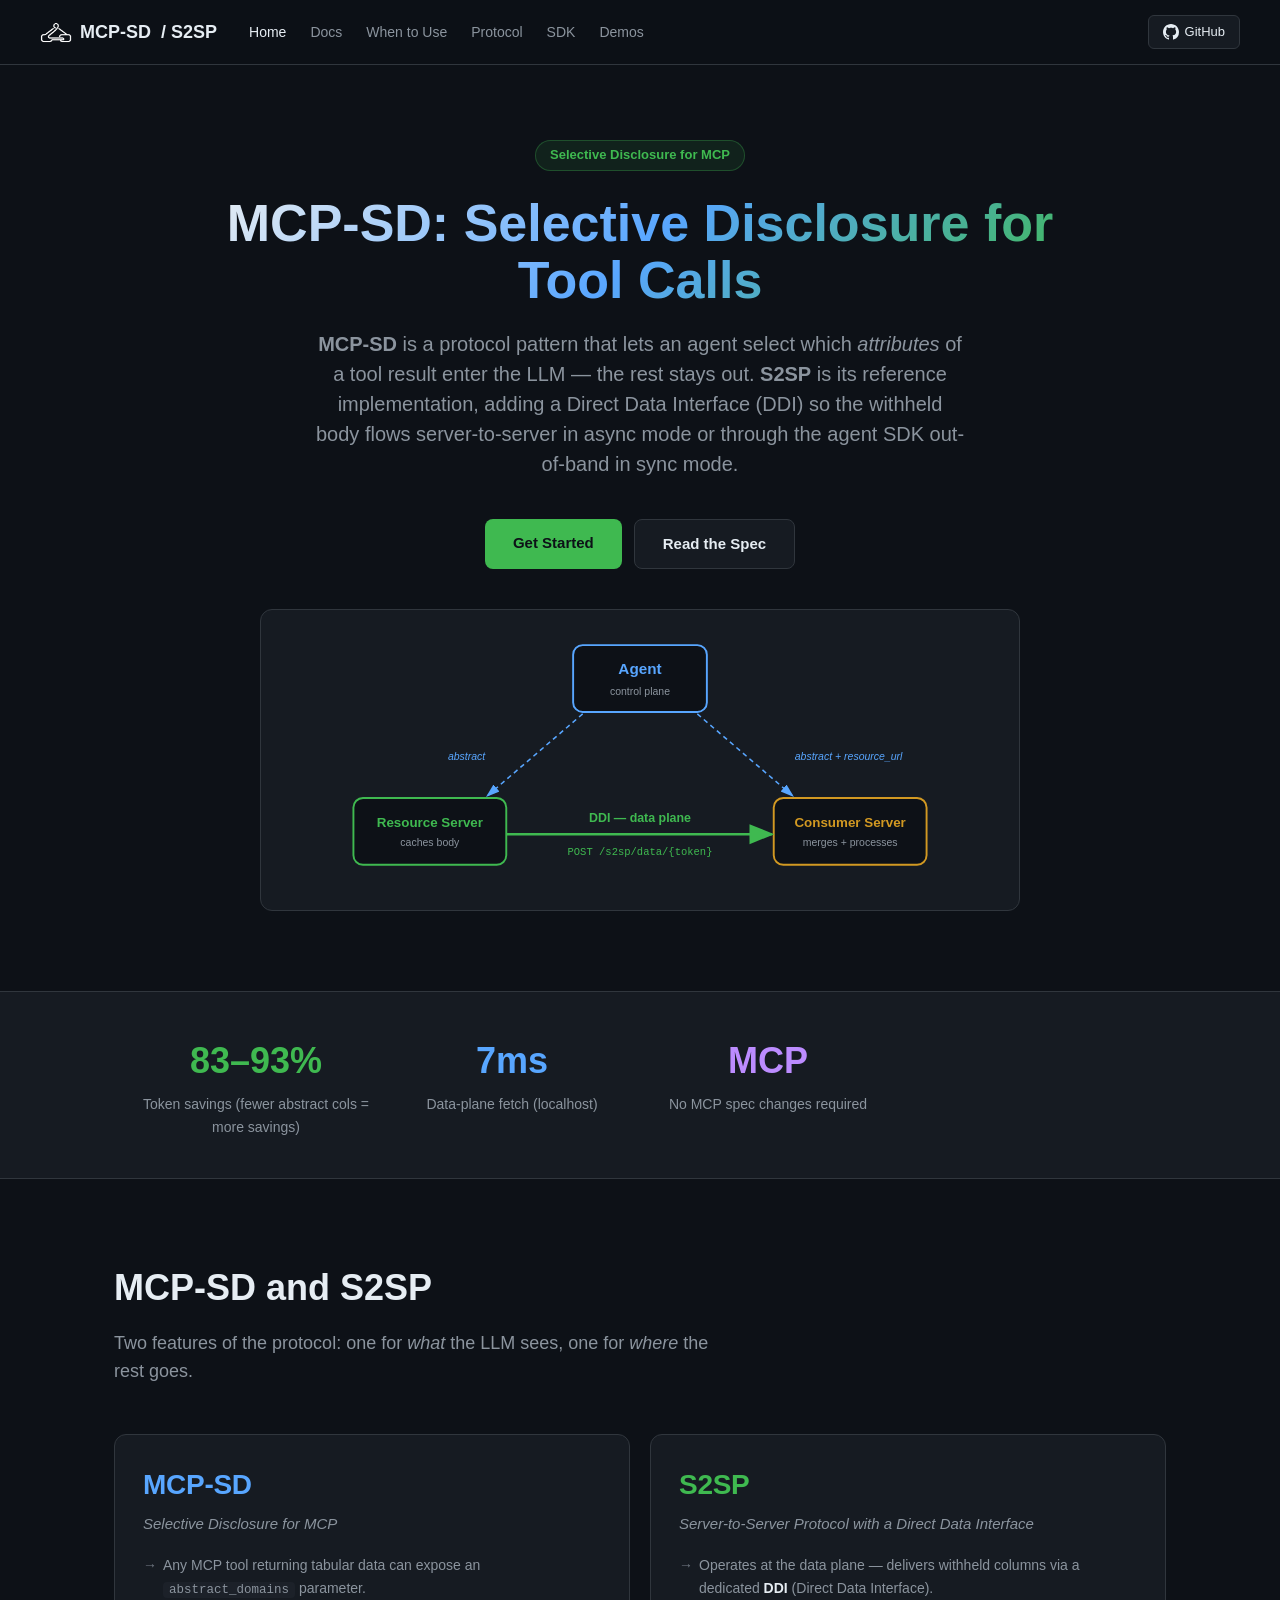
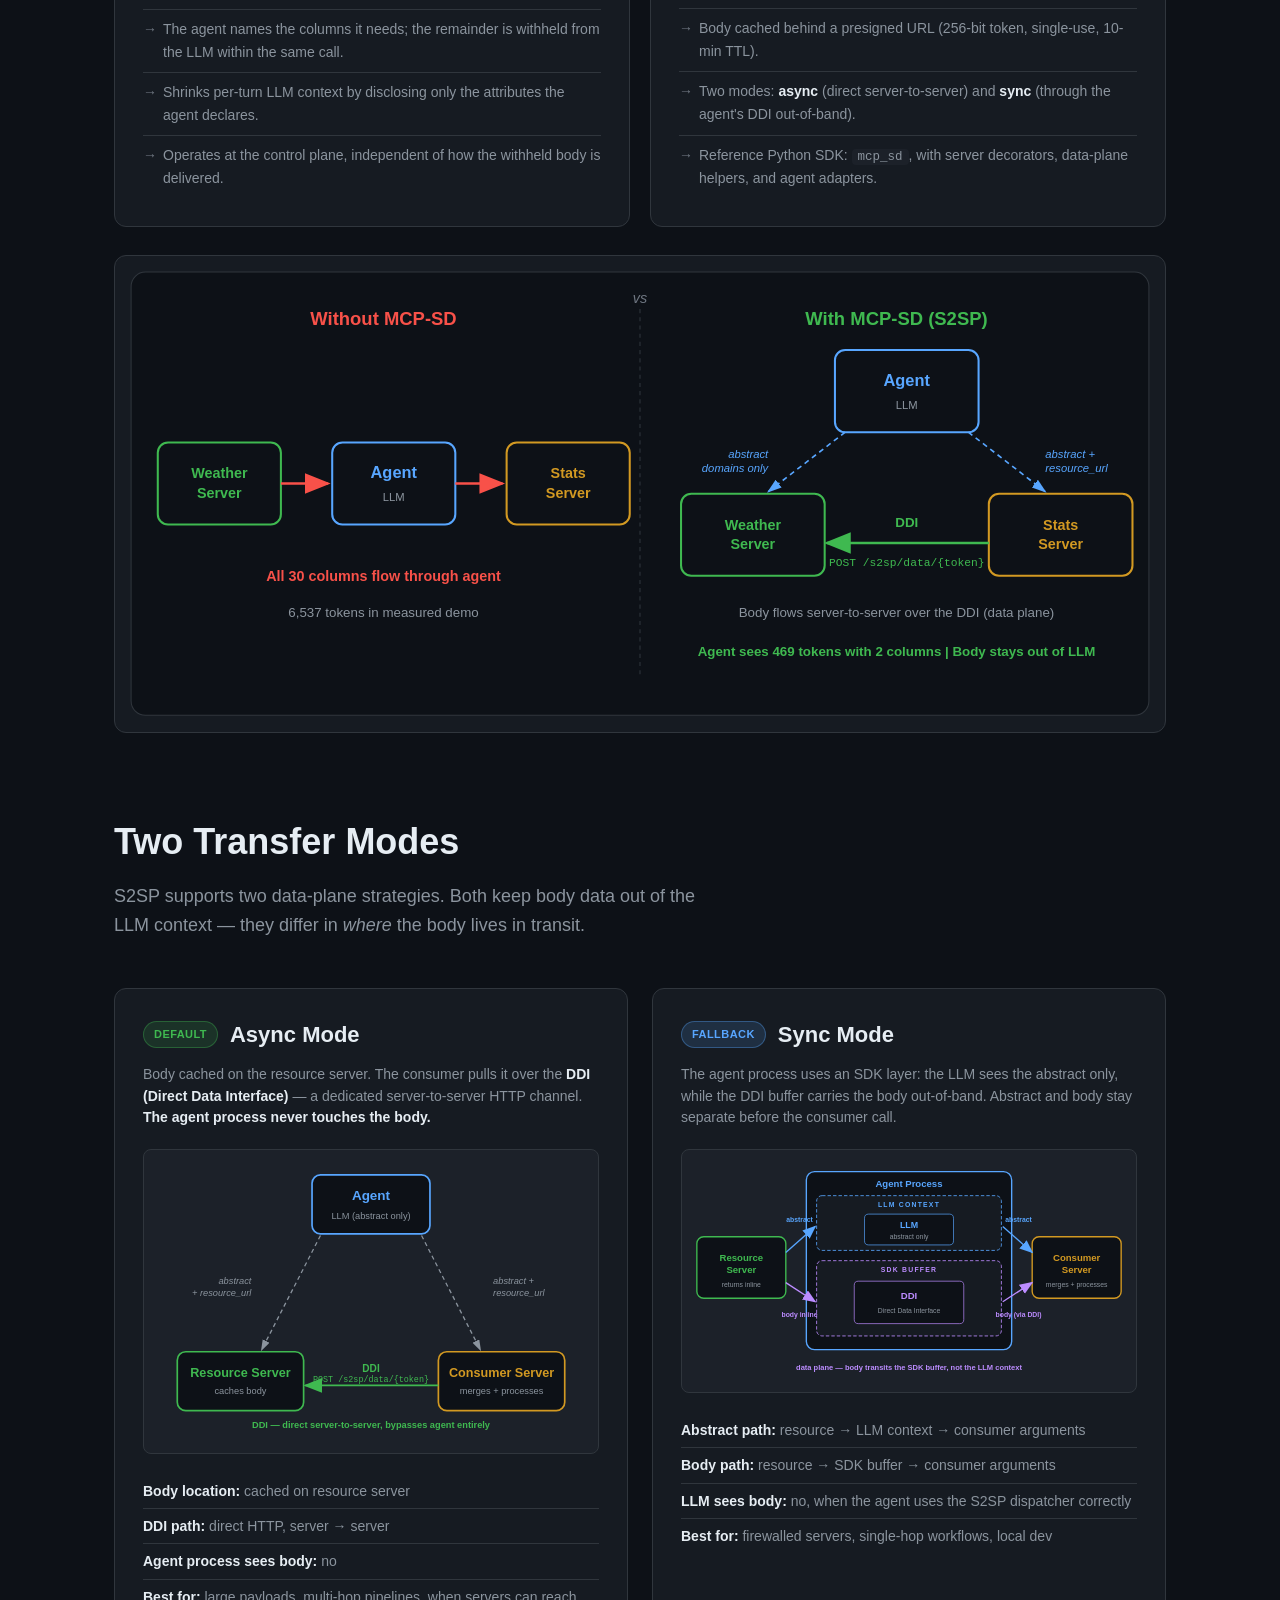
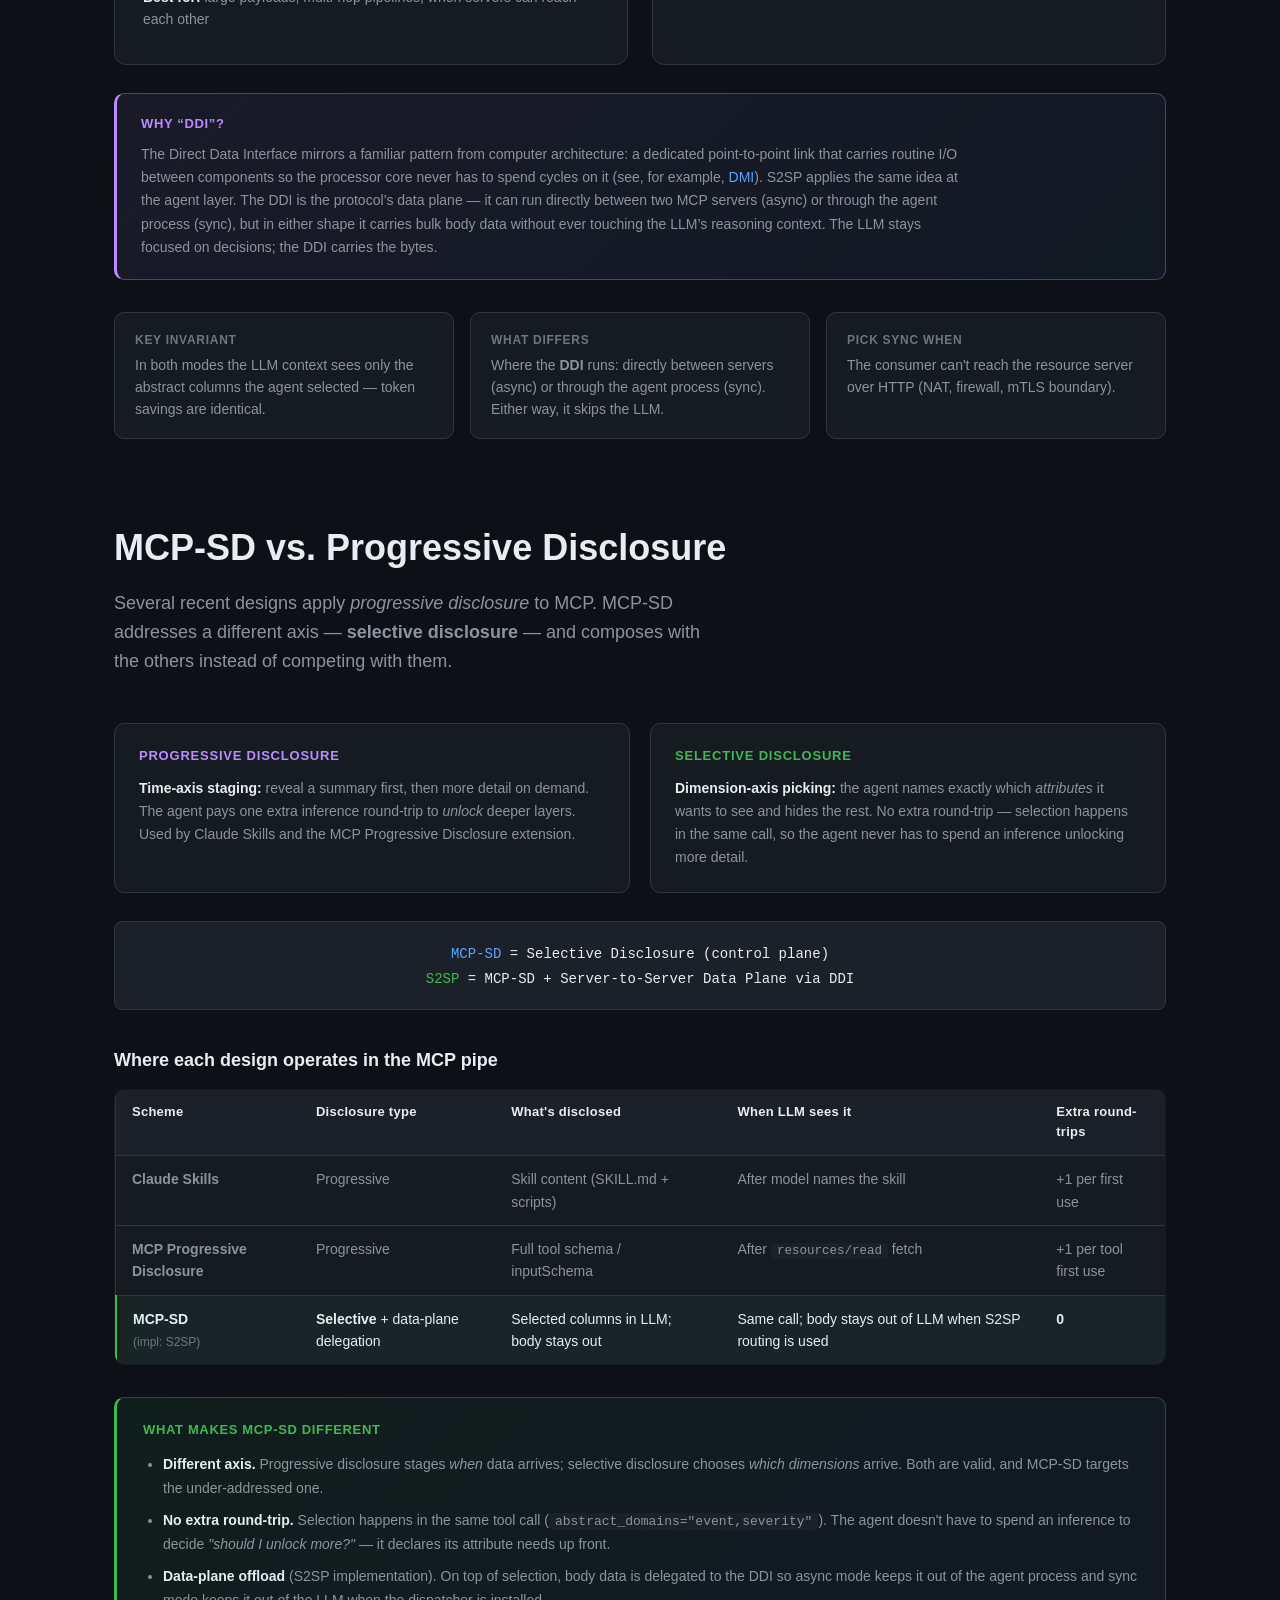
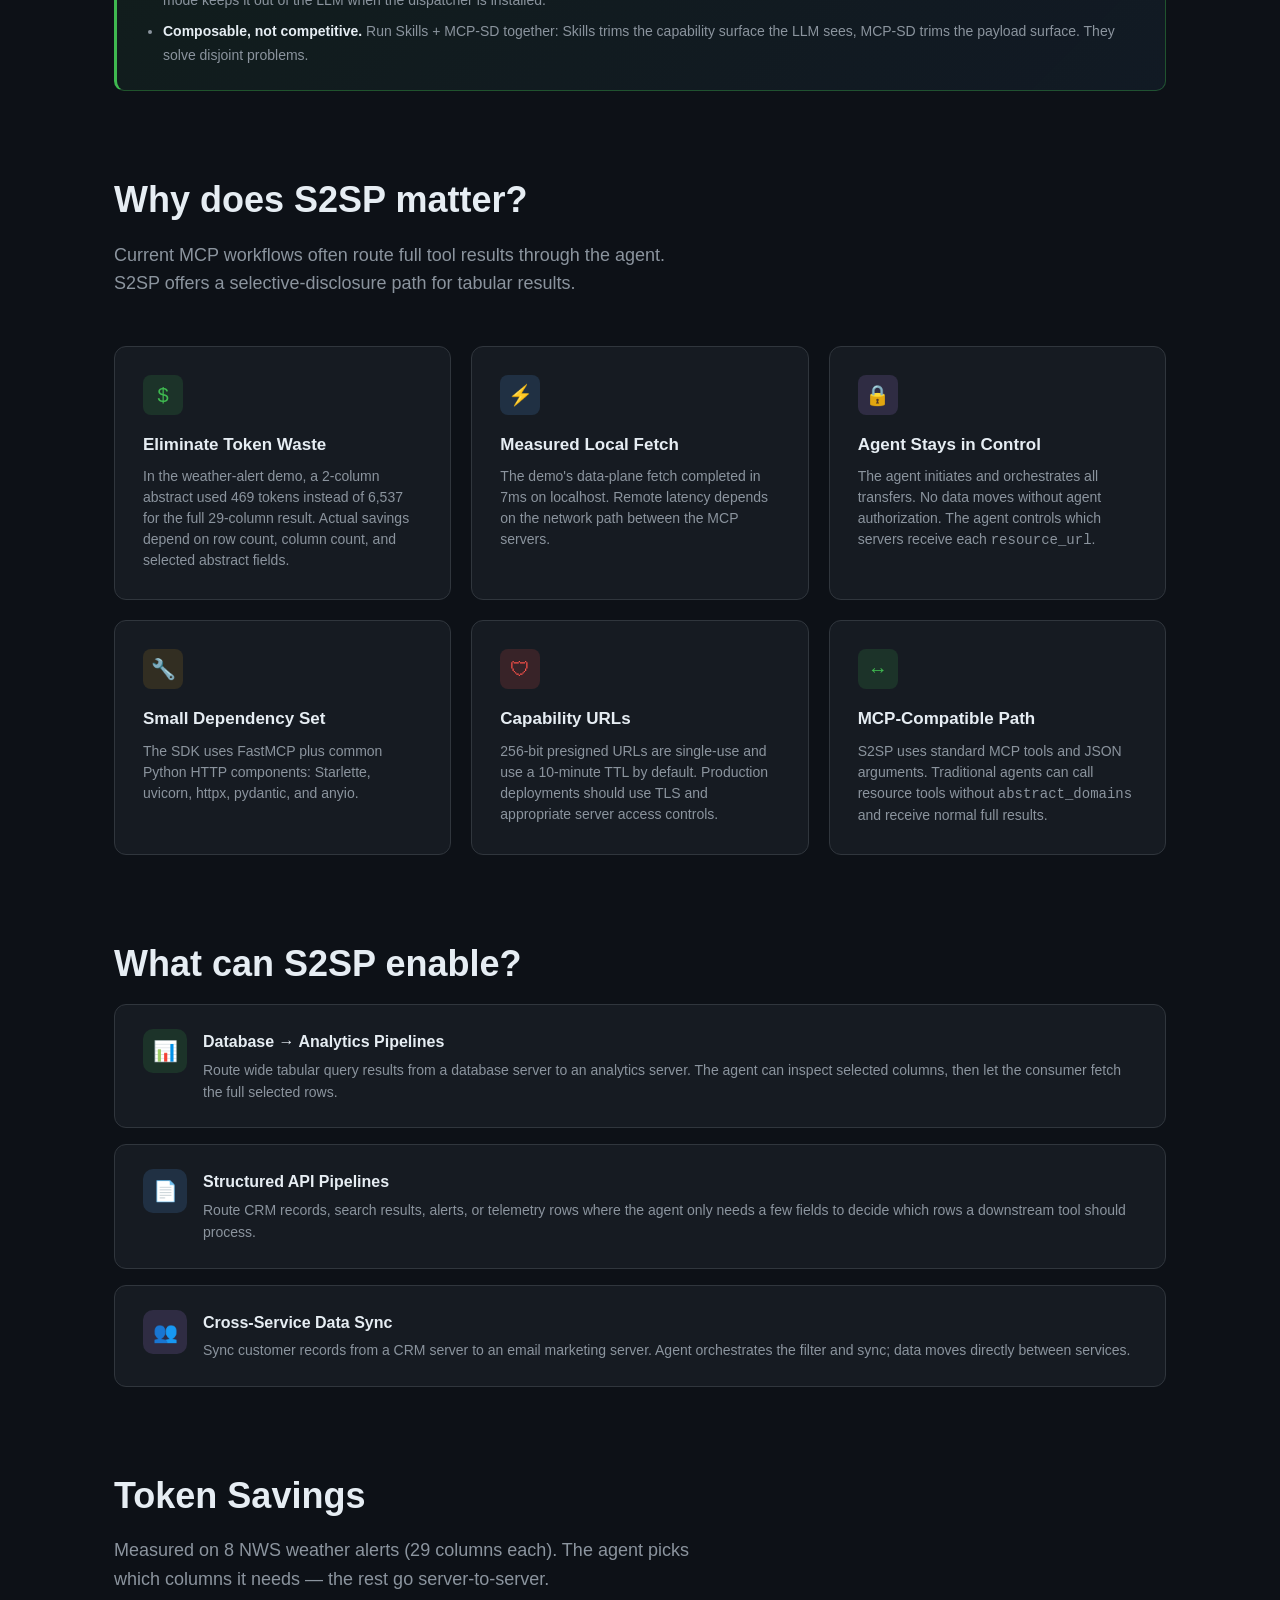
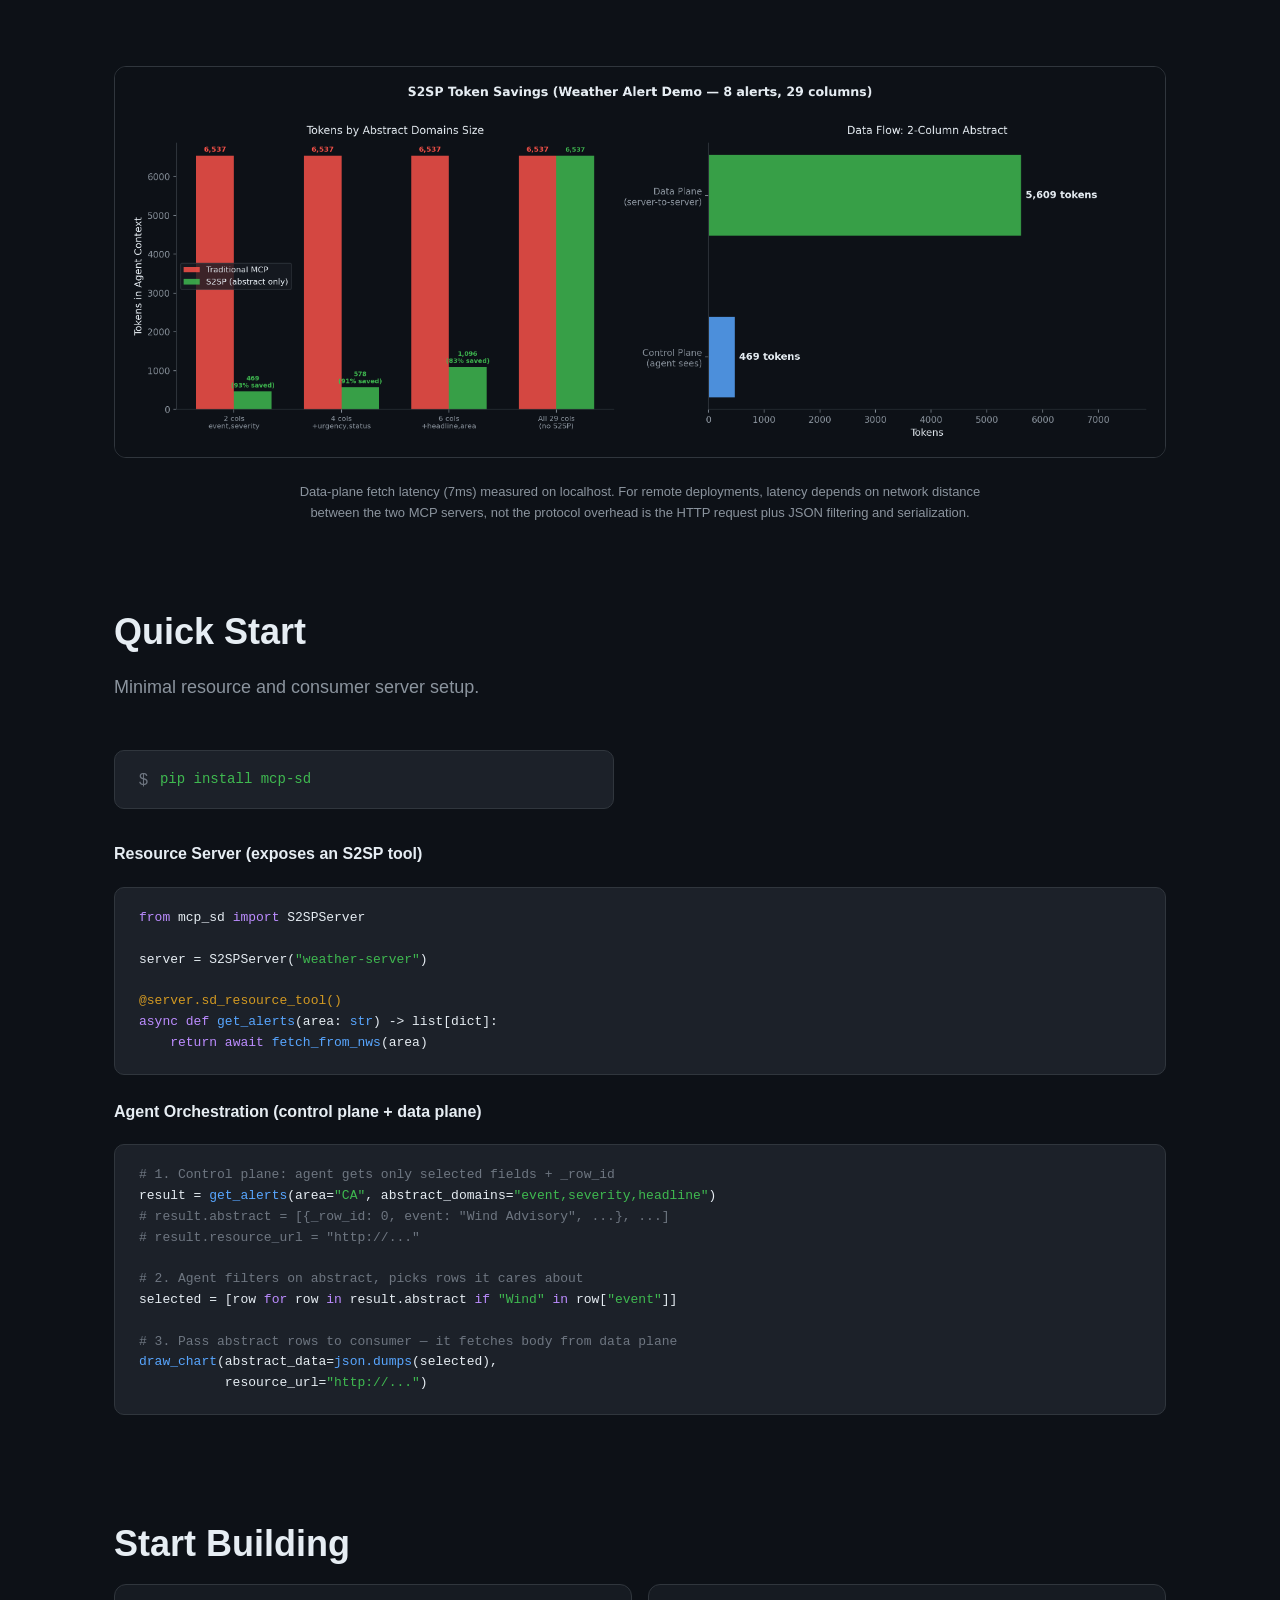
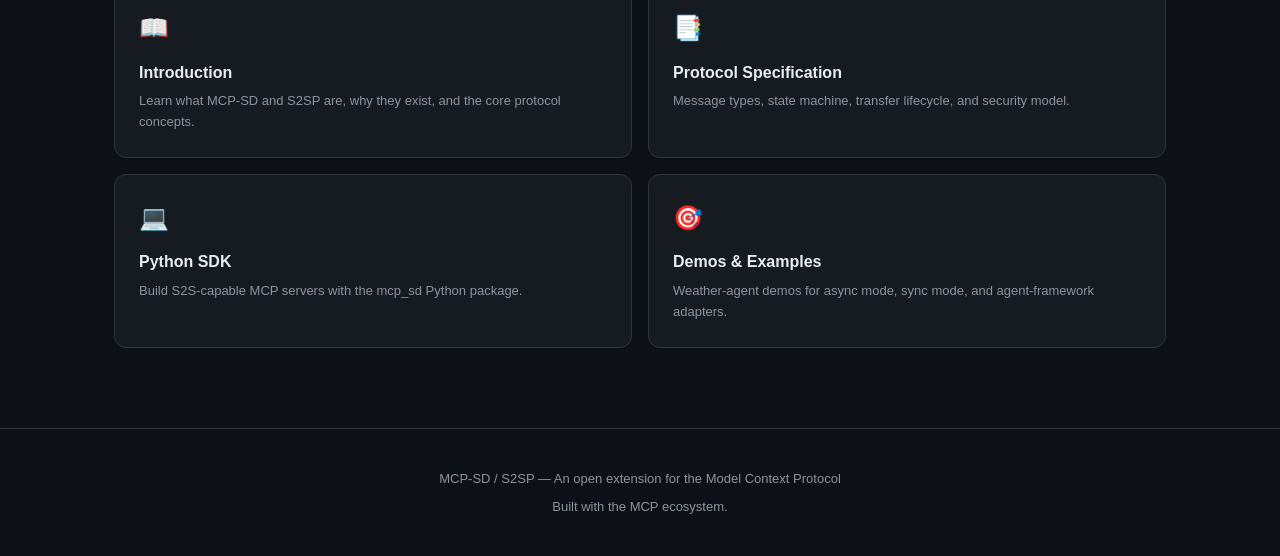
<file: index.html>
<!DOCTYPE html>
<html lang="en">
<head>
    <meta charset="UTF-8">
    <meta name="viewport" content="width=device-width, initial-scale=1.0">
    <title>MCP-SD — Selective Disclosure for MCP (S2SP reference implementation)</title>
    <link rel="stylesheet" href="css/style.css">
</head>
<body>

<!-- Navigation -->
<nav class="nav">
    <div class="nav-inner">
        <a href="index.html" class="nav-logo">
            <img src="images/s2sp_icon.png" class="logo-icon" alt="MCP-SD">
            MCP-SD <span class="nav-sub">/ S2SP</span>
        </a>
        <ul class="nav-links">
            <li><a href="index.html" class="active">Home</a></li>
            <li><a href="docs/introduction.html">Docs</a></li>
            <li><a href="docs/when-to-use.html">When to Use</a></li>
            <li><a href="docs/protocol.html">Protocol</a></li>
            <li><a href="docs/sdk.html">SDK</a></li>
            <li><a href="docs/demos.html">Demos</a></li>
        </ul>
        <div class="nav-right">
            <a href="https://github.com/mcp-sd/python-sdk" class="btn-github">
                <svg width="16" height="16" viewBox="0 0 16 16" fill="currentColor"><path d="M8 0C3.58 0 0 3.58 0 8c0 3.54 2.29 6.53 5.47 7.59.4.07.55-.17.55-.38 0-.19-.01-.82-.01-1.49-2.01.37-2.53-.49-2.69-.94-.09-.23-.48-.94-.82-1.13-.28-.15-.68-.52-.01-.53.63-.01 1.08.58 1.23.82.72 1.21 1.87.87 2.33.66.07-.52.28-.87.51-1.07-1.78-.2-3.64-.89-3.64-3.95 0-.87.31-1.59.82-2.15-.08-.2-.36-1.02.08-2.12 0 0 .67-.21 2.2.82.64-.18 1.32-.27 2-.27.68 0 1.36.09 2 .27 1.53-1.04 2.2-.82 2.2-.82.44 1.1.16 1.92.08 2.12.51.56.82 1.27.82 2.15 0 3.07-1.87 3.75-3.65 3.95.29.25.54.73.54 1.48 0 1.07-.01 1.93-.01 2.2 0 .21.15.46.55.38A8.013 8.013 0 0016 8c0-4.42-3.58-8-8-8z"/></svg>
                GitHub
            </a>
        </div>
    </div>
</nav>

<!-- Hero -->
<section class="hero">
    <div class="hero-badge">Selective Disclosure for MCP</div>
    <h1>MCP-SD: Selective Disclosure for Tool Calls</h1>
    <p class="subtitle">
        <strong>MCP-SD</strong> is a protocol pattern that lets an agent select which <em>attributes</em> of a tool result enter the LLM &mdash; the rest stays out.
        <strong>S2SP</strong> is its reference implementation, adding a Direct Data Interface (DDI) so the withheld body flows server-to-server in async mode or through the agent SDK out-of-band in sync mode.
    </p>
    <div class="hero-buttons">
        <a href="docs/introduction.html" class="btn-primary">Get Started</a>
        <a href="docs/protocol.html" class="btn-secondary">Read the Spec</a>
    </div>
    <svg class="hero-diagram" viewBox="0 0 760 280" xmlns="http://www.w3.org/2000/svg" role="img" aria-label="S2SP with DDI data plane">
        <defs>
            <marker id="hero-arr-dash" markerWidth="10" markerHeight="10" refX="8" refY="3" orient="auto">
                <path d="M0,0 L0,6 L9,3 z" fill="#58a6ff"/>
            </marker>
            <marker id="hero-arr-green" markerWidth="11" markerHeight="11" refX="9" refY="4" orient="auto">
                <path d="M0,0 L0,8 L10,4 z" fill="#3fb950"/>
            </marker>
        </defs>

        <!-- Agent (top center) -->
        <rect x="310" y="20" width="140" height="70" rx="10" fill="#0d1117" stroke="#58a6ff" stroke-width="2"/>
        <text x="380" y="50" text-anchor="middle" font-family="sans-serif" font-size="16" font-weight="700" fill="#58a6ff">Agent</text>
        <text x="380" y="72" text-anchor="middle" font-family="sans-serif" font-size="11" fill="#8b949e">control plane</text>

        <!-- Resource Server -->
        <rect x="80" y="180" width="160" height="70" rx="10" fill="#0d1117" stroke="#3fb950" stroke-width="2"/>
        <text x="160" y="210" text-anchor="middle" font-family="sans-serif" font-size="14" font-weight="700" fill="#3fb950">Resource Server</text>
        <text x="160" y="230" text-anchor="middle" font-family="sans-serif" font-size="11" fill="#8b949e">caches body</text>

        <!-- Consumer Server -->
        <rect x="520" y="180" width="160" height="70" rx="10" fill="#0d1117" stroke="#d29922" stroke-width="2"/>
        <text x="600" y="210" text-anchor="middle" font-family="sans-serif" font-size="14" font-weight="700" fill="#d29922">Consumer Server</text>
        <text x="600" y="230" text-anchor="middle" font-family="sans-serif" font-size="11" fill="#8b949e">merges + processes</text>

        <!-- Control-plane dashed lines -->
        <line x1="320" y1="92" x2="220" y2="178" stroke="#58a6ff" stroke-width="1.6" stroke-dasharray="5 4" marker-end="url(#hero-arr-dash)"/>
        <line x1="440" y1="92" x2="540" y2="178" stroke="#58a6ff" stroke-width="1.6" stroke-dasharray="5 4" marker-end="url(#hero-arr-dash)"/>
        <text x="218" y="140" text-anchor="end" font-family="sans-serif" font-size="11" fill="#58a6ff" font-style="italic">abstract</text>
        <text x="542" y="140" text-anchor="start" font-family="sans-serif" font-size="11" fill="#58a6ff" font-style="italic">abstract + resource_url</text>

        <!-- DDI data-plane arrow -->
        <line x1="240" y1="218" x2="518" y2="218" stroke="#3fb950" stroke-width="2.6" marker-end="url(#hero-arr-green)"/>
        <text x="380" y="205" text-anchor="middle" font-family="sans-serif" font-size="13" font-weight="700" fill="#3fb950">DDI &mdash; data plane</text>
        <text x="380" y="240" text-anchor="middle" font-family="monospace" font-size="11" fill="#3fb950">POST /s2sp/data/{token}</text>
    </svg>
</section>

<!-- Stats (measured from weather alert demo: 8 alerts, 29 columns) -->
<section class="stats-bar">
    <div class="stats-inner">
        <div class="stat-item">
            <div class="stat-value" style="color: var(--green);">83–93%</div>
            <div class="stat-label">Token savings (fewer abstract cols = more savings)</div>
        </div>
        <div class="stat-item">
            <div class="stat-value" style="color: var(--blue);">7ms</div>
            <div class="stat-label">Data-plane fetch (localhost)</div>
        </div>
        <div class="stat-item">
            <div class="stat-value" style="color: var(--purple);">MCP</div>
            <div class="stat-label">No MCP spec changes required</div>
        </div>
    </div>
</section>

<!-- What is MCP-SD / S2SP -->
<section class="section">
    <h2 class="section-title">MCP-SD and S2SP</h2>
    <p class="section-subtitle">
        Two features of the protocol: one for <em>what</em> the LLM sees, one for <em>where</em> the rest goes.
    </p>

    <div class="twolayer-grid">
        <div class="twolayer-card">
            <h3 style="color: var(--blue);">MCP-SD</h3>
            <p class="twolayer-tagline">Selective Disclosure for MCP</p>
            <ul class="twolayer-list">
                <li>Any MCP tool returning tabular data can expose an <code>abstract_domains</code> parameter.</li>
                <li>The agent names the columns it needs; the remainder is withheld from the LLM within the same call.</li>
                <li>Shrinks per-turn LLM context by disclosing only the attributes the agent declares.</li>
                <li>Operates at the control plane, independent of how the withheld body is delivered.</li>
            </ul>
        </div>
        <div class="twolayer-card">
            <h3 style="color: var(--green);">S2SP</h3>
            <p class="twolayer-tagline">Server-to-Server Protocol with a Direct Data Interface</p>
            <ul class="twolayer-list">
                <li>Operates at the data plane &mdash; delivers withheld columns via a dedicated <strong>DDI</strong> (Direct Data Interface).</li>
                <li>Body cached behind a presigned URL (256-bit token, single-use, 10-min TTL).</li>
                <li>Two modes: <strong>async</strong> (direct server-to-server) and <strong>sync</strong> (through the agent's DDI out-of-band).</li>
                <li>Reference Python SDK: <code>mcp_sd</code>, with server decorators, data-plane helpers, and agent adapters.</li>
            </ul>
        </div>
    </div>

    <svg class="how-diagram" viewBox="0 0 1000 440" xmlns="http://www.w3.org/2000/svg" role="img" aria-label="Without S2SP vs With S2SP">
        <defs>
            <marker id="hw-arr-red" markerWidth="11" markerHeight="11" refX="9" refY="4" orient="auto">
                <path d="M0,0 L0,8 L10,4 z" fill="#f85149"/>
            </marker>
            <marker id="hw-arr-dash" markerWidth="10" markerHeight="10" refX="8" refY="3" orient="auto">
                <path d="M0,0 L0,6 L9,3 z" fill="#58a6ff"/>
            </marker>
            <marker id="hw-arr-green" markerWidth="11" markerHeight="11" refX="9" refY="4" orient="auto">
                <path d="M0,0 L0,8 L10,4 z" fill="#3fb950"/>
            </marker>
        </defs>

        <!-- Outer frame -->
        <rect x="4" y="4" width="992" height="432" rx="14" fill="#0d1117" stroke="#30363d" stroke-width="1"/>

        <!-- Divider + VS label -->
        <line x1="500" y1="40" x2="500" y2="400" stroke="#30363d" stroke-width="1" stroke-dasharray="4 4"/>
        <text x="500" y="34" text-anchor="middle" font-family="sans-serif" font-size="14" fill="#6e7681" font-style="italic">vs</text>

        <!-- ===== LEFT: Without MCP-SD ===== -->
        <text x="250" y="56" text-anchor="middle" font-family="sans-serif" font-size="18" font-weight="700" fill="#f85149">Without MCP-SD</text>

        <!-- Weather Server -->
        <rect x="30" y="170" width="120" height="80" rx="10" fill="#0d1117" stroke="#3fb950" stroke-width="2"/>
        <text x="90" y="205" text-anchor="middle" font-family="sans-serif" font-size="14" font-weight="700" fill="#3fb950">Weather</text>
        <text x="90" y="224" text-anchor="middle" font-family="sans-serif" font-size="14" font-weight="700" fill="#3fb950">Server</text>

        <!-- Agent (middle) -->
        <rect x="200" y="170" width="120" height="80" rx="10" fill="#0d1117" stroke="#58a6ff" stroke-width="2"/>
        <text x="260" y="205" text-anchor="middle" font-family="sans-serif" font-size="16" font-weight="700" fill="#58a6ff">Agent</text>
        <text x="260" y="227" text-anchor="middle" font-family="sans-serif" font-size="11" fill="#8b949e">LLM</text>

        <!-- Stats Server -->
        <rect x="370" y="170" width="120" height="80" rx="10" fill="#0d1117" stroke="#d29922" stroke-width="2"/>
        <text x="430" y="205" text-anchor="middle" font-family="sans-serif" font-size="14" font-weight="700" fill="#d29922">Stats</text>
        <text x="430" y="224" text-anchor="middle" font-family="sans-serif" font-size="14" font-weight="700" fill="#d29922">Server</text>

        <!-- Red arrows -->
        <line x1="150" y1="210" x2="196" y2="210" stroke="#f85149" stroke-width="2.5" marker-end="url(#hw-arr-red)"/>
        <line x1="320" y1="210" x2="366" y2="210" stroke="#f85149" stroke-width="2.5" marker-end="url(#hw-arr-red)"/>

        <!-- Left captions -->
        <text x="250" y="305" text-anchor="middle" font-family="sans-serif" font-size="14" fill="#f85149" font-weight="600">All 30 columns flow through agent</text>
        <text x="250" y="340" text-anchor="middle" font-family="sans-serif" font-size="13" fill="#8b949e">6,537 tokens in measured demo</text>

        <!-- ===== RIGHT: With MCP-SD (S2SP) ===== -->
        <text x="750" y="56" text-anchor="middle" font-family="sans-serif" font-size="18" font-weight="700" fill="#3fb950">With MCP-SD (S2SP)</text>

        <!-- Agent (top center) -->
        <rect x="690" y="80" width="140" height="80" rx="10" fill="#0d1117" stroke="#58a6ff" stroke-width="2"/>
        <text x="760" y="115" text-anchor="middle" font-family="sans-serif" font-size="16" font-weight="700" fill="#58a6ff">Agent</text>
        <text x="760" y="137" text-anchor="middle" font-family="sans-serif" font-size="11" fill="#8b949e">LLM</text>

        <!-- Weather Server (bottom left) -->
        <rect x="540" y="220" width="140" height="80" rx="10" fill="#0d1117" stroke="#3fb950" stroke-width="2"/>
        <text x="610" y="255" text-anchor="middle" font-family="sans-serif" font-size="14" font-weight="700" fill="#3fb950">Weather</text>
        <text x="610" y="274" text-anchor="middle" font-family="sans-serif" font-size="14" font-weight="700" fill="#3fb950">Server</text>

        <!-- Stats Server (bottom right) -->
        <rect x="840" y="220" width="140" height="80" rx="10" fill="#0d1117" stroke="#d29922" stroke-width="2"/>
        <text x="910" y="255" text-anchor="middle" font-family="sans-serif" font-size="14" font-weight="700" fill="#d29922">Stats</text>
        <text x="910" y="274" text-anchor="middle" font-family="sans-serif" font-size="14" font-weight="700" fill="#d29922">Server</text>

        <!-- Control-plane dashed arrows: Agent -> Weather, Agent -> Stats -->
        <line x1="700" y1="160" x2="625" y2="218" stroke="#58a6ff" stroke-width="1.6" stroke-dasharray="5 4" marker-end="url(#hw-arr-dash)"/>
        <line x1="820" y1="160" x2="895" y2="218" stroke="#58a6ff" stroke-width="1.6" stroke-dasharray="5 4" marker-end="url(#hw-arr-dash)"/>

        <text x="625" y="185" text-anchor="end" font-family="sans-serif" font-size="11" fill="#58a6ff" font-style="italic">abstract</text>
        <text x="625" y="199" text-anchor="end" font-family="sans-serif" font-size="11" fill="#58a6ff" font-style="italic">domains only</text>

        <text x="895" y="185" text-anchor="start" font-family="sans-serif" font-size="11" fill="#58a6ff" font-style="italic">abstract +</text>
        <text x="895" y="199" text-anchor="start" font-family="sans-serif" font-size="11" fill="#58a6ff" font-style="italic">resource_url</text>

        <!-- DDI arrow: Stats -> Weather (data plane) -->
        <line x1="840" y1="268" x2="682" y2="268" stroke="#3fb950" stroke-width="2.6" marker-end="url(#hw-arr-green)"/>
        <text x="760" y="252" text-anchor="middle" font-family="sans-serif" font-size="13" font-weight="700" fill="#3fb950">DDI</text>
        <text x="760" y="290" text-anchor="middle" font-family="monospace" font-size="11" fill="#3fb950">POST /s2sp/data/{token}</text>

        <!-- Right captions -->
        <text x="750" y="340" text-anchor="middle" font-family="sans-serif" font-size="13" fill="#8b949e">Body flows server-to-server over the DDI (data plane)</text>
        <text x="750" y="378" text-anchor="middle" font-family="sans-serif" font-size="13" fill="#3fb950" font-weight="700">Agent sees 469 tokens with 2 columns  |  Body stays out of LLM</text>
    </svg>
</section>

<!-- Two Transfer Modes -->
<section class="section" style="padding-top: 0;">
    <h2 class="section-title">Two Transfer Modes</h2>
    <p class="section-subtitle">
        S2SP supports two data-plane strategies. Both keep body data out of the LLM context &mdash; they differ in <em>where</em> the body lives in transit.
    </p>

    <div class="modes-grid">
        <!-- ===== ASYNC MODE ===== -->
        <div class="mode-card">
            <div class="mode-header">
                <span class="mode-badge" style="background: rgba(63,185,80,0.15); color: var(--green); border-color: rgba(63,185,80,0.35);">Default</span>
                <h3>Async Mode</h3>
            </div>
            <p class="mode-tagline">Body cached on the resource server. The consumer pulls it over the <strong>DDI (Direct Data Interface)</strong> &mdash; a dedicated server-to-server HTTP channel. <strong>The agent process never touches the body.</strong></p>

            <svg class="mode-diagram" viewBox="0 0 520 340" xmlns="http://www.w3.org/2000/svg" role="img" aria-label="Async mode diagram">
                <defs>
                    <marker id="arr-dash-green" markerWidth="10" markerHeight="10" refX="8" refY="3" orient="auto">
                        <path d="M0,0 L0,6 L9,3 z" fill="#8b949e"/>
                    </marker>
                    <marker id="arr-solid-green" markerWidth="11" markerHeight="11" refX="9" refY="4" orient="auto">
                        <path d="M0,0 L0,8 L10,4 z" fill="#3fb950"/>
                    </marker>
                </defs>

                <!-- Agent (top center) -->
                <rect x="190" y="20" width="140" height="70" rx="10" fill="#0d1117" stroke="#58a6ff" stroke-width="2"/>
                <text x="260" y="50" text-anchor="middle" font-family="sans-serif" font-size="16" font-weight="600" fill="#58a6ff">Agent</text>
                <text x="260" y="72" text-anchor="middle" font-family="sans-serif" font-size="11" fill="#8b949e">LLM (abstract only)</text>

                <!-- Weather Server (bottom left) -->
                <rect x="30" y="230" width="150" height="70" rx="10" fill="#0d1117" stroke="#3fb950" stroke-width="2"/>
                <text x="105" y="260" text-anchor="middle" font-family="sans-serif" font-size="15" font-weight="600" fill="#3fb950">Resource Server</text>
                <text x="105" y="280" text-anchor="middle" font-family="sans-serif" font-size="11" fill="#8b949e">caches body</text>

                <!-- Consumer (bottom right) -->
                <rect x="340" y="230" width="150" height="70" rx="10" fill="#0d1117" stroke="#d29922" stroke-width="2"/>
                <text x="415" y="260" text-anchor="middle" font-family="sans-serif" font-size="15" font-weight="600" fill="#d29922">Consumer Server</text>
                <text x="415" y="280" text-anchor="middle" font-family="sans-serif" font-size="11" fill="#8b949e">merges + processes</text>

                <!-- Control-plane lines (dashed) -->
                <line x1="200" y1="92" x2="130" y2="228" stroke="#8b949e" stroke-width="1.5" stroke-dasharray="5 4" marker-end="url(#arr-dash-green)"/>
                <line x1="320" y1="92" x2="390" y2="228" stroke="#8b949e" stroke-width="1.5" stroke-dasharray="5 4" marker-end="url(#arr-dash-green)"/>

                <text x="118" y="150" text-anchor="end" font-family="sans-serif" font-size="11" fill="#8b949e" font-style="italic">abstract</text>
                <text x="118" y="164" text-anchor="end" font-family="sans-serif" font-size="11" fill="#8b949e" font-style="italic">+ resource_url</text>

                <text x="405" y="150" text-anchor="start" font-family="sans-serif" font-size="11" fill="#8b949e" font-style="italic">abstract +</text>
                <text x="405" y="164" text-anchor="start" font-family="sans-serif" font-size="11" fill="#8b949e" font-style="italic">resource_url</text>

                <!-- Data-plane line (solid green, server-to-server) -->
                <line x1="340" y1="270" x2="182" y2="270" stroke="#3fb950" stroke-width="2.2" marker-end="url(#arr-solid-green)"/>
                <text x="260" y="254" text-anchor="middle" font-family="sans-serif" font-size="12" font-weight="700" fill="#3fb950">DDI</text>
                <text x="260" y="266" text-anchor="middle" font-family="monospace" font-size="10" fill="#3fb950">POST /s2sp/data/{token}</text>
                <text x="260" y="320" text-anchor="middle" font-family="sans-serif" font-size="11" fill="#3fb950" font-weight="600">DDI &mdash; direct server-to-server, bypasses agent entirely</text>
            </svg>

            <ul class="mode-list">
                <li><strong>Body location:</strong> cached on resource server</li>
                <li><strong>DDI path:</strong> direct HTTP, server &rarr; server</li>
                <li><strong>Agent process sees body:</strong> no</li>
                <li><strong>Best for:</strong> large payloads, multi-hop pipelines, when servers can reach each other</li>
            </ul>
        </div>

        <!-- ===== SYNC MODE ===== -->
        <div class="mode-card">
            <div class="mode-header">
                <span class="mode-badge" style="background: rgba(88,166,255,0.15); color: var(--blue); border-color: rgba(88,166,255,0.35);">Fallback</span>
                <h3>Sync Mode</h3>
            </div>
            <p class="mode-tagline">The agent process uses an SDK layer: the LLM sees the abstract only, while the DDI buffer carries the body out-of-band. Abstract and body stay separate before the consumer call.</p>

            <svg class="mode-diagram" viewBox="0 0 640 330" xmlns="http://www.w3.org/2000/svg" role="img" aria-label="Sync mode with Control and Data domains">
                <defs>
                    <marker id="sync-arr-blue" markerWidth="11" markerHeight="11" refX="9" refY="4" orient="auto">
                        <path d="M0,0 L0,8 L10,4 z" fill="#58a6ff"/>
                    </marker>
                    <marker id="sync-arr-purple" markerWidth="11" markerHeight="11" refX="9" refY="4" orient="auto">
                        <path d="M0,0 L0,8 L10,4 z" fill="#bc8cff"/>
                    </marker>
                </defs>

                <!-- Agent Process (outer container) -->
                <rect x="170" y="20" width="300" height="260" rx="12" fill="#0d1117" stroke="#58a6ff" stroke-width="2"/>
                <text x="320" y="42" text-anchor="middle" font-family="sans-serif" font-size="14" font-weight="700" fill="#58a6ff">Agent Process</text>

                <!-- ===== LLM Context ===== -->
                <rect x="185" y="55" width="270" height="80" rx="8" fill="#161b22" stroke="#58a6ff" stroke-width="1.2" stroke-dasharray="5 3"/>
                <text x="320" y="72" text-anchor="middle" font-family="sans-serif" font-size="10" font-weight="700" letter-spacing="1.8" fill="#58a6ff">LLM CONTEXT</text>
                <rect x="255" y="82" width="130" height="45" rx="6" fill="#0d1117" stroke="#58a6ff" stroke-width="1"/>
                <text x="320" y="103" text-anchor="middle" font-family="sans-serif" font-size="13" font-weight="700" fill="#58a6ff">LLM</text>
                <text x="320" y="119" text-anchor="middle" font-family="sans-serif" font-size="10" fill="#8b949e">abstract only</text>

                <!-- ===== SDK Buffer ===== -->
                <rect x="185" y="150" width="270" height="110" rx="8" fill="#161b22" stroke="#bc8cff" stroke-width="1.2" stroke-dasharray="5 3"/>
                <text x="320" y="167" text-anchor="middle" font-family="sans-serif" font-size="10" font-weight="700" letter-spacing="1.8" fill="#bc8cff">SDK BUFFER</text>
                <rect x="240" y="180" width="160" height="62" rx="6" fill="#0d1117" stroke="#bc8cff" stroke-width="1"/>
                <text x="320" y="206" text-anchor="middle" font-family="sans-serif" font-size="14" font-weight="700" fill="#bc8cff">DDI</text>
                <text x="320" y="226" text-anchor="middle" font-family="sans-serif" font-size="10" fill="#8b949e">Direct Data Interface</text>

                <!-- Resource Server (left) -->
                <rect x="10" y="115" width="130" height="90" rx="10" fill="#0d1117" stroke="#3fb950" stroke-width="2"/>
                <text x="75" y="150" text-anchor="middle" font-family="sans-serif" font-size="14" font-weight="700" fill="#3fb950">Resource</text>
                <text x="75" y="168" text-anchor="middle" font-family="sans-serif" font-size="14" font-weight="700" fill="#3fb950">Server</text>
                <text x="75" y="188" text-anchor="middle" font-family="sans-serif" font-size="10" fill="#8b949e">returns inline</text>

                <!-- Consumer Server (right) -->
                <rect x="500" y="115" width="130" height="90" rx="10" fill="#0d1117" stroke="#d29922" stroke-width="2"/>
                <text x="565" y="150" text-anchor="middle" font-family="sans-serif" font-size="14" font-weight="700" fill="#d29922">Consumer</text>
                <text x="565" y="168" text-anchor="middle" font-family="sans-serif" font-size="14" font-weight="700" fill="#d29922">Server</text>
                <text x="565" y="188" text-anchor="middle" font-family="sans-serif" font-size="10" fill="#8b949e">merges + processes</text>

                <!-- Resource → Control (abstract) -->
                <line x1="140" y1="138" x2="183" y2="100" stroke="#58a6ff" stroke-width="2" marker-end="url(#sync-arr-blue)"/>
                <text x="160" y="94" text-anchor="middle" font-family="sans-serif" font-size="10" font-weight="600" fill="#58a6ff">abstract</text>

                <!-- Resource → Data (body) -->
                <line x1="140" y1="182" x2="183" y2="210" stroke="#bc8cff" stroke-width="2" marker-end="url(#sync-arr-purple)"/>
                <text x="160" y="232" text-anchor="middle" font-family="sans-serif" font-size="10" font-weight="600" fill="#bc8cff">body inline</text>

                <!-- Control → Consumer (abstract) -->
                <line x1="457" y1="100" x2="500" y2="138" stroke="#58a6ff" stroke-width="2" marker-end="url(#sync-arr-blue)"/>
                <text x="480" y="94" text-anchor="middle" font-family="sans-serif" font-size="10" font-weight="600" fill="#58a6ff">abstract</text>

                <!-- Data → Consumer (body via DDI) -->
                <line x1="457" y1="210" x2="500" y2="182" stroke="#bc8cff" stroke-width="2" marker-end="url(#sync-arr-purple)"/>
                <text x="480" y="232" text-anchor="middle" font-family="sans-serif" font-size="10" font-weight="600" fill="#bc8cff">body (via DDI)</text>

                <!-- Caption -->
                <text x="320" y="310" text-anchor="middle" font-family="sans-serif" font-size="11" fill="#bc8cff" font-weight="600">data plane &mdash; body transits the SDK buffer, not the LLM context</text>
            </svg>

            <ul class="mode-list">
                <li><strong>Abstract path:</strong> resource &rarr; LLM context &rarr; consumer arguments</li>
                <li><strong>Body path:</strong> resource &rarr; SDK buffer &rarr; consumer arguments</li>
                <li><strong>LLM sees body:</strong> no, when the agent uses the S2SP dispatcher correctly</li>
                <li><strong>Best for:</strong> firewalled servers, single-hop workflows, local dev</li>
            </ul>
        </div>
    </div>

    <aside class="analogy-note">
        <div class="analogy-title">Why &ldquo;DDI&rdquo;?</div>
        <p>
            The Direct Data Interface mirrors a familiar pattern from computer architecture:
            a dedicated point-to-point link that carries routine I/O between components so
            the processor core never has to spend cycles on it (see, for example,
            <a href="https://en.wikipedia.org/wiki/Direct_Media_Interface" target="_blank" rel="noopener">DMI</a>).
            S2SP applies the same idea at the agent layer. The DDI is the protocol&rsquo;s
            data plane &mdash; it can run directly between two MCP servers (async) or
            through the agent process (sync), but in either shape it carries bulk body
            data without ever touching the LLM&rsquo;s reasoning context. The LLM stays
            focused on decisions; the DDI carries the bytes.
        </p>
    </aside>

    <div class="mode-compare">
        <div class="mode-compare-cell">
            <div class="mode-compare-key">Key invariant</div>
            <div>In both modes the LLM context sees only the abstract columns the agent selected &mdash; token savings are identical.</div>
        </div>
        <div class="mode-compare-cell">
            <div class="mode-compare-key">What differs</div>
            <div>Where the <strong>DDI</strong> runs: directly between servers (async) or through the agent process (sync). Either way, it skips the LLM.</div>
        </div>
        <div class="mode-compare-cell">
            <div class="mode-compare-key">Pick sync when</div>
            <div>The consumer can't reach the resource server over HTTP (NAT, firewall, mTLS boundary).</div>
        </div>
    </div>
</section>

<!-- MCP-SD vs Progressive Disclosure -->
<section class="section" style="padding-top: 0;">
    <h2 class="section-title">MCP-SD vs. Progressive Disclosure</h2>
    <p class="section-subtitle">
        Several recent designs apply <em>progressive disclosure</em> to MCP. MCP-SD addresses a different axis &mdash; <strong>selective disclosure</strong> &mdash; and composes with the others instead of competing with them.
    </p>

    <div class="disclosure-intro">
        <div class="disclosure-axis">
            <div class="disclosure-axis-label">Progressive Disclosure</div>
            <div class="disclosure-axis-body">
                <strong>Time-axis staging:</strong> reveal a summary first, then more detail on demand. The agent pays one extra inference round-trip to <em>unlock</em> deeper layers. Used by Claude Skills and the MCP Progressive Disclosure extension.
            </div>
        </div>
        <div class="disclosure-axis">
            <div class="disclosure-axis-label">Selective Disclosure</div>
            <div class="disclosure-axis-body">
                <strong>Dimension-axis picking:</strong> the agent names exactly which <em>attributes</em> it wants to see and hides the rest. No extra round-trip &mdash; selection happens in the same call, so the agent never has to spend an inference unlocking more detail.
            </div>
        </div>
    </div>

    <div class="disclosure-formula">
        <code><span style="color: var(--blue);">MCP-SD</span> = Selective Disclosure (control plane)<br><span style="color: var(--green);">S2SP</span> = MCP-SD + Server-to-Server Data Plane via DDI</code>
    </div>

    <h3 class="disclosure-subtitle">Where each design operates in the MCP pipe</h3>
    <div class="disclosure-table-wrap">
        <table class="disclosure-table">
            <thead>
                <tr>
                    <th>Scheme</th>
                    <th>Disclosure type</th>
                    <th>What's disclosed</th>
                    <th>When LLM sees it</th>
                    <th>Extra round-trips</th>
                </tr>
            </thead>
            <tbody>
                <tr>
                    <td><strong>Claude Skills</strong></td>
                    <td>Progressive</td>
                    <td>Skill content (SKILL.md + scripts)</td>
                    <td>After model names the skill</td>
                    <td>+1 per first use</td>
                </tr>
                <tr>
                    <td><strong>MCP Progressive Disclosure</strong></td>
                    <td>Progressive</td>
                    <td>Full tool schema / inputSchema</td>
                    <td>After <code>resources/read</code> fetch</td>
                    <td>+1 per tool first use</td>
                </tr>
                <tr class="highlight-row">
                    <td><strong>MCP-SD</strong><br><span class="muted">(impl: S2SP)</span></td>
                    <td><strong>Selective</strong> + data-plane delegation</td>
                    <td>Selected columns in LLM; body stays out</td>
                    <td>Same call; body stays out of LLM when S2SP routing is used</td>
                    <td><strong>0</strong></td>
                </tr>
            </tbody>
        </table>
    </div>

    <div class="disclosure-takeaway">
        <div class="disclosure-takeaway-title">What makes MCP-SD different</div>
        <ul>
            <li><strong>Different axis.</strong> Progressive disclosure stages <em>when</em> data arrives; selective disclosure chooses <em>which dimensions</em> arrive. Both are valid, and MCP-SD targets the under-addressed one.</li>
            <li><strong>No extra round-trip.</strong> Selection happens in the same tool call (<code>abstract_domains=&quot;event,severity&quot;</code>). The agent doesn't have to spend an inference to decide <em>"should I unlock more?"</em> &mdash; it declares its attribute needs up front.</li>
            <li><strong>Data-plane offload</strong> (S2SP implementation). On top of selection, body data is delegated to the DDI so async mode keeps it out of the agent process and sync mode keeps it out of the LLM when the dispatcher is installed.</li>
            <li><strong>Composable, not competitive.</strong> Run Skills + MCP-SD together: Skills trims the capability surface the LLM sees, MCP-SD trims the payload surface. They solve disjoint problems.</li>
        </ul>
    </div>
</section>

<!-- Why S2SP -->
<section class="section" style="padding-top: 0;">
    <h2 class="section-title">Why does S2SP matter?</h2>
    <p class="section-subtitle">
        Current MCP workflows often route full tool results through the agent. S2SP offers a selective-disclosure path for tabular results.
    </p>

    <div class="features-grid">
        <div class="feature-card">
            <div class="feature-icon" style="background: rgba(63,185,80,0.15); color: var(--green);">$</div>
            <h3>Eliminate Token Waste</h3>
            <p>In the weather-alert demo, a 2-column abstract used 469 tokens instead of 6,537 for the full 29-column result. Actual savings depend on row count, column count, and selected abstract fields.</p>
        </div>
        <div class="feature-card">
            <div class="feature-icon" style="background: rgba(88,166,255,0.15); color: var(--blue);">&#9889;</div>
            <h3>Measured Local Fetch</h3>
            <p>The demo's data-plane fetch completed in 7ms on localhost. Remote latency depends on the network path between the MCP servers.</p>
        </div>
        <div class="feature-card">
            <div class="feature-icon" style="background: rgba(188,140,255,0.15); color: var(--purple);">&#128274;</div>
            <h3>Agent Stays in Control</h3>
            <p>The agent initiates and orchestrates all transfers. No data moves without agent authorization. The agent controls which servers receive each <code>resource_url</code>.</p>
        </div>
        <div class="feature-card">
            <div class="feature-icon" style="background: rgba(210,153,34,0.15); color: var(--orange);">&#128295;</div>
            <h3>Small Dependency Set</h3>
            <p>The SDK uses FastMCP plus common Python HTTP components: Starlette, uvicorn, httpx, pydantic, and anyio.</p>
        </div>
        <div class="feature-card">
            <div class="feature-icon" style="background: rgba(248,81,73,0.15); color: var(--red);">&#128737;</div>
            <h3>Capability URLs</h3>
            <p>256-bit presigned URLs are single-use and use a 10-minute TTL by default. Production deployments should use TLS and appropriate server access controls.</p>
        </div>
        <div class="feature-card">
            <div class="feature-icon" style="background: rgba(63,185,80,0.15); color: var(--green);">&#8596;</div>
            <h3>MCP-Compatible Path</h3>
            <p>S2SP uses standard MCP tools and JSON arguments. Traditional agents can call resource tools without <code>abstract_domains</code> and receive normal full results.</p>
        </div>
    </div>
</section>

<!-- Use Cases -->
<section class="section" style="padding-top: 0;">
    <h2 class="section-title">What can S2SP enable?</h2>
    <div class="usecase-list">
        <div class="usecase-item">
            <div class="usecase-icon" style="background: rgba(63,185,80,0.15); color: var(--green);">&#128202;</div>
            <div>
                <h3>Database &rarr; Analytics Pipelines</h3>
                <p>Route wide tabular query results from a database server to an analytics server. The agent can inspect selected columns, then let the consumer fetch the full selected rows.</p>
            </div>
        </div>
        <div class="usecase-item">
            <div class="usecase-icon" style="background: rgba(88,166,255,0.15); color: var(--blue);">&#128196;</div>
            <div>
                <h3>Structured API Pipelines</h3>
                <p>Route CRM records, search results, alerts, or telemetry rows where the agent only needs a few fields to decide which rows a downstream tool should process.</p>
            </div>
        </div>
        <div class="usecase-item">
            <div class="usecase-icon" style="background: rgba(188,140,255,0.15); color: var(--purple);">&#128101;</div>
            <div>
                <h3>Cross-Service Data Sync</h3>
                <p>Sync customer records from a CRM server to an email marketing server. Agent orchestrates the filter and sync; data moves directly between services.</p>
            </div>
        </div>
    </div>
</section>

<!-- Token Savings Chart -->
<section class="section" style="padding-top: 0;">
    <h2 class="section-title">Token Savings</h2>
    <p class="section-subtitle">Measured on 8 NWS weather alerts (29 columns each). The agent picks which columns it needs — the rest go server-to-server.</p>
    <img src="images/token_savings.png" alt="Token Savings Comparison" class="how-image">
    <p style="color: var(--text-secondary); font-size: 13px; max-width: 700px; margin: 16px auto 0; text-align: center;">
        Data-plane fetch latency (7ms) measured on localhost. For remote deployments,
        latency depends on network distance between the two MCP servers, not the
        protocol overhead is the HTTP request plus JSON filtering and serialization.
    </p>
</section>

<!-- Quick Start -->
<section class="section" style="padding-top: 0;">
    <h2 class="section-title">Quick Start</h2>
    <p class="section-subtitle">Minimal resource and consumer server setup.</p>

    <div class="install-block">
        <span class="dollar">$</span>
        <code>pip install mcp-sd</code>
    </div>

    <h3 style="margin-top: 32px; margin-bottom: 16px; font-size: 16px; font-weight: 600;">Resource Server (exposes an S2SP tool)</h3>
    <div class="code-block"><pre><span class="keyword">from</span> mcp_sd <span class="keyword">import</span> S2SPServer

server = S2SPServer(<span class="string">"weather-server"</span>)

<span class="decorator">@server.sd_resource_tool()</span>
<span class="keyword">async def</span> <span class="func">get_alerts</span>(area: <span class="func">str</span>) -> list[dict]:
    <span class="keyword">return await</span> <span class="func">fetch_from_nws</span>(area)</pre></div>

    <h3 style="margin-top: 24px; margin-bottom: 16px; font-size: 16px; font-weight: 600;">Agent Orchestration (control plane + data plane)</h3>
    <div class="code-block"><pre><span class="comment"># 1. Control plane: agent gets only selected fields + _row_id</span>
result = <span class="func">get_alerts</span>(area=<span class="string">"CA"</span>, abstract_domains=<span class="string">"event,severity,headline"</span>)
<span class="comment"># result.abstract = [{_row_id: 0, event: "Wind Advisory", ...}, ...]</span>
<span class="comment"># result.resource_url = "http://..."</span>

<span class="comment"># 2. Agent filters on abstract, picks rows it cares about</span>
selected = [row <span class="keyword">for</span> row <span class="keyword">in</span> result.abstract <span class="keyword">if</span> <span class="string">"Wind"</span> <span class="keyword">in</span> row[<span class="string">"event"</span>]]

<span class="comment"># 3. Pass abstract rows to consumer — it fetches body from data plane</span>
<span class="func">draw_chart</span>(abstract_data=<span class="func">json.dumps</span>(selected),
           resource_url=<span class="string">"http://..."</span>)</pre></div>
</section>

<!-- Start Building -->
<section class="section" style="padding-top: 0;">
    <h2 class="section-title">Start Building</h2>
    <div class="card-links">
        <a href="docs/introduction.html" class="card-link">
            <div class="card-link-icon">&#128214;</div>
            <h3>Introduction</h3>
            <p>Learn what MCP-SD and S2SP are, why they exist, and the core protocol concepts.</p>
        </a>
        <a href="docs/protocol.html" class="card-link">
            <div class="card-link-icon">&#128209;</div>
            <h3>Protocol Specification</h3>
            <p>Message types, state machine, transfer lifecycle, and security model.</p>
        </a>
        <a href="docs/sdk.html" class="card-link">
            <div class="card-link-icon">&#128187;</div>
            <h3>Python SDK</h3>
            <p>Build S2S-capable MCP servers with the mcp_sd Python package.</p>
        </a>
        <a href="docs/demos.html" class="card-link">
            <div class="card-link-icon">&#127919;</div>
            <h3>Demos &amp; Examples</h3>
            <p>Weather-agent demos for async mode, sync mode, and agent-framework adapters.</p>
        </a>
    </div>
</section>

<!-- Footer -->
<footer class="footer">
    <p>MCP-SD / S2SP &mdash; An open extension for the <a href="https://modelcontextprotocol.io">Model Context Protocol</a></p>
    <p style="margin-top: 8px;">Built with the MCP ecosystem.</p>
</footer>

</body>
</html>
</file>
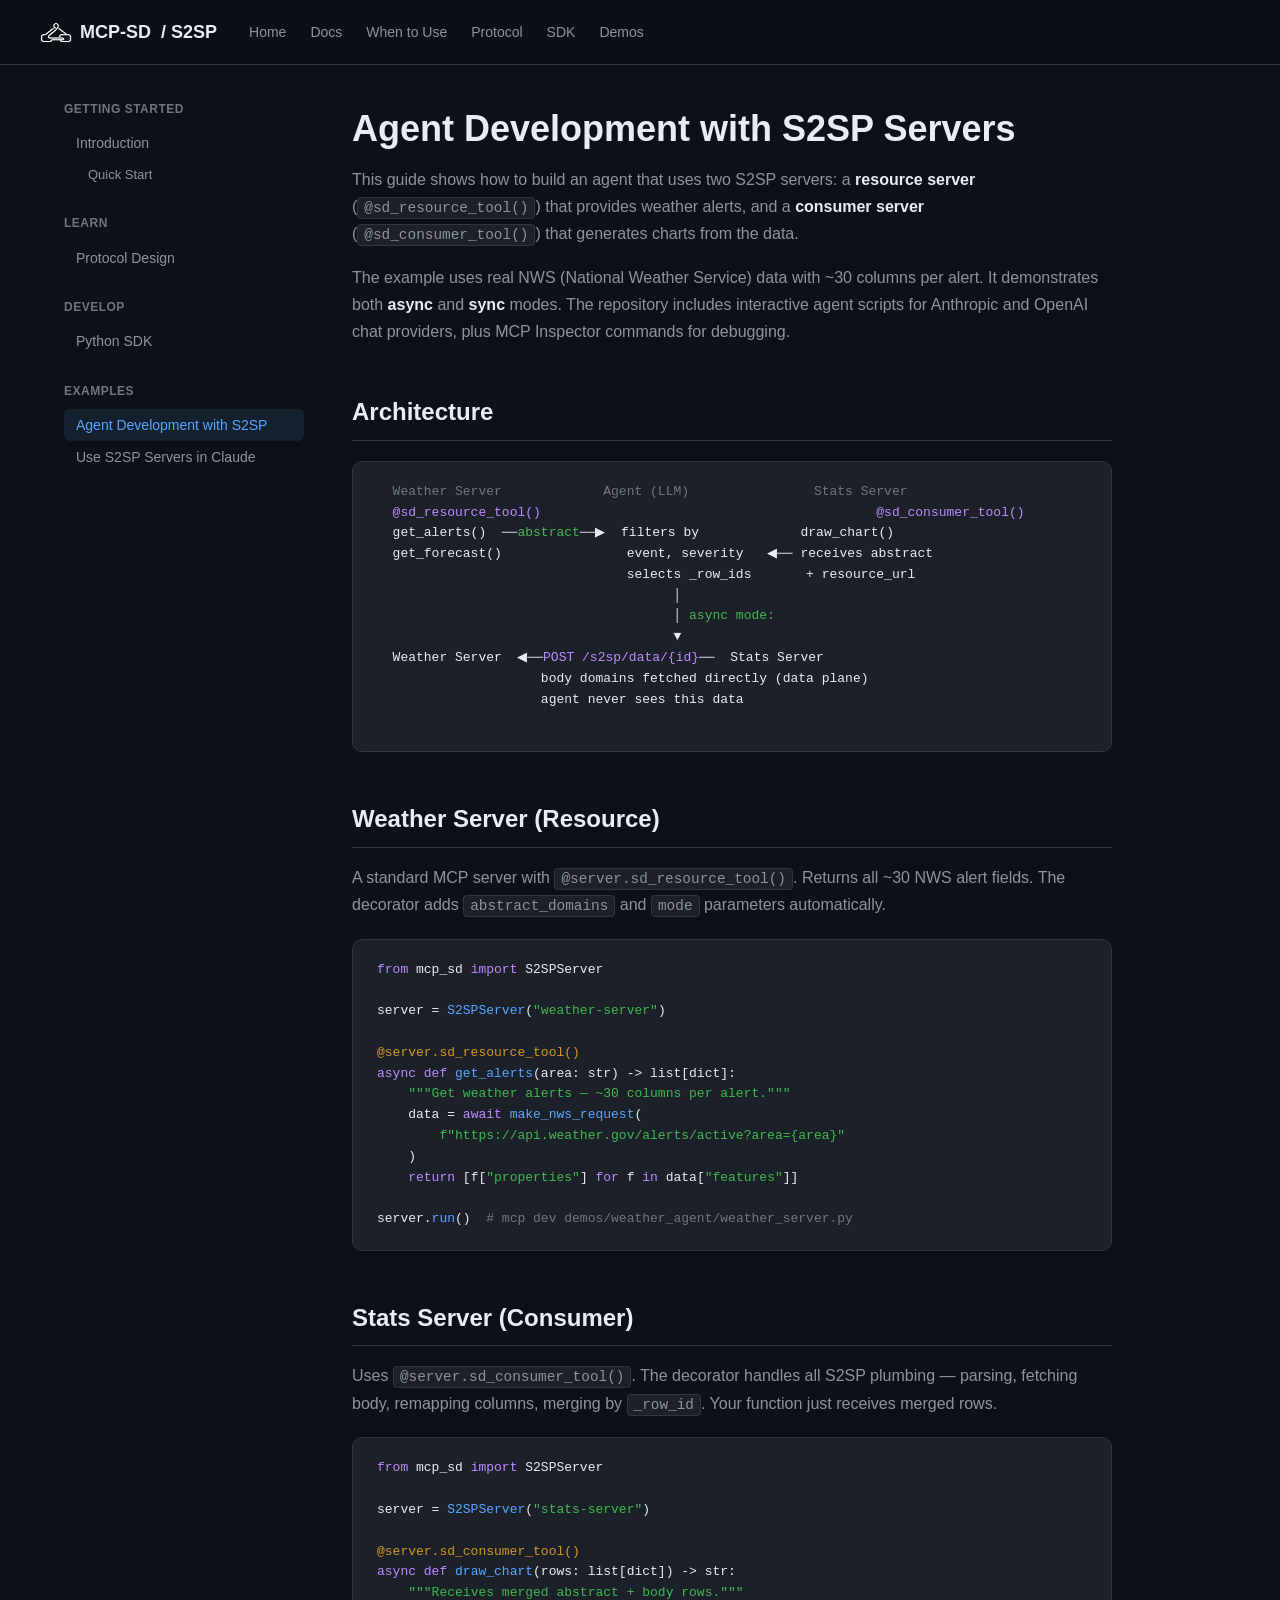
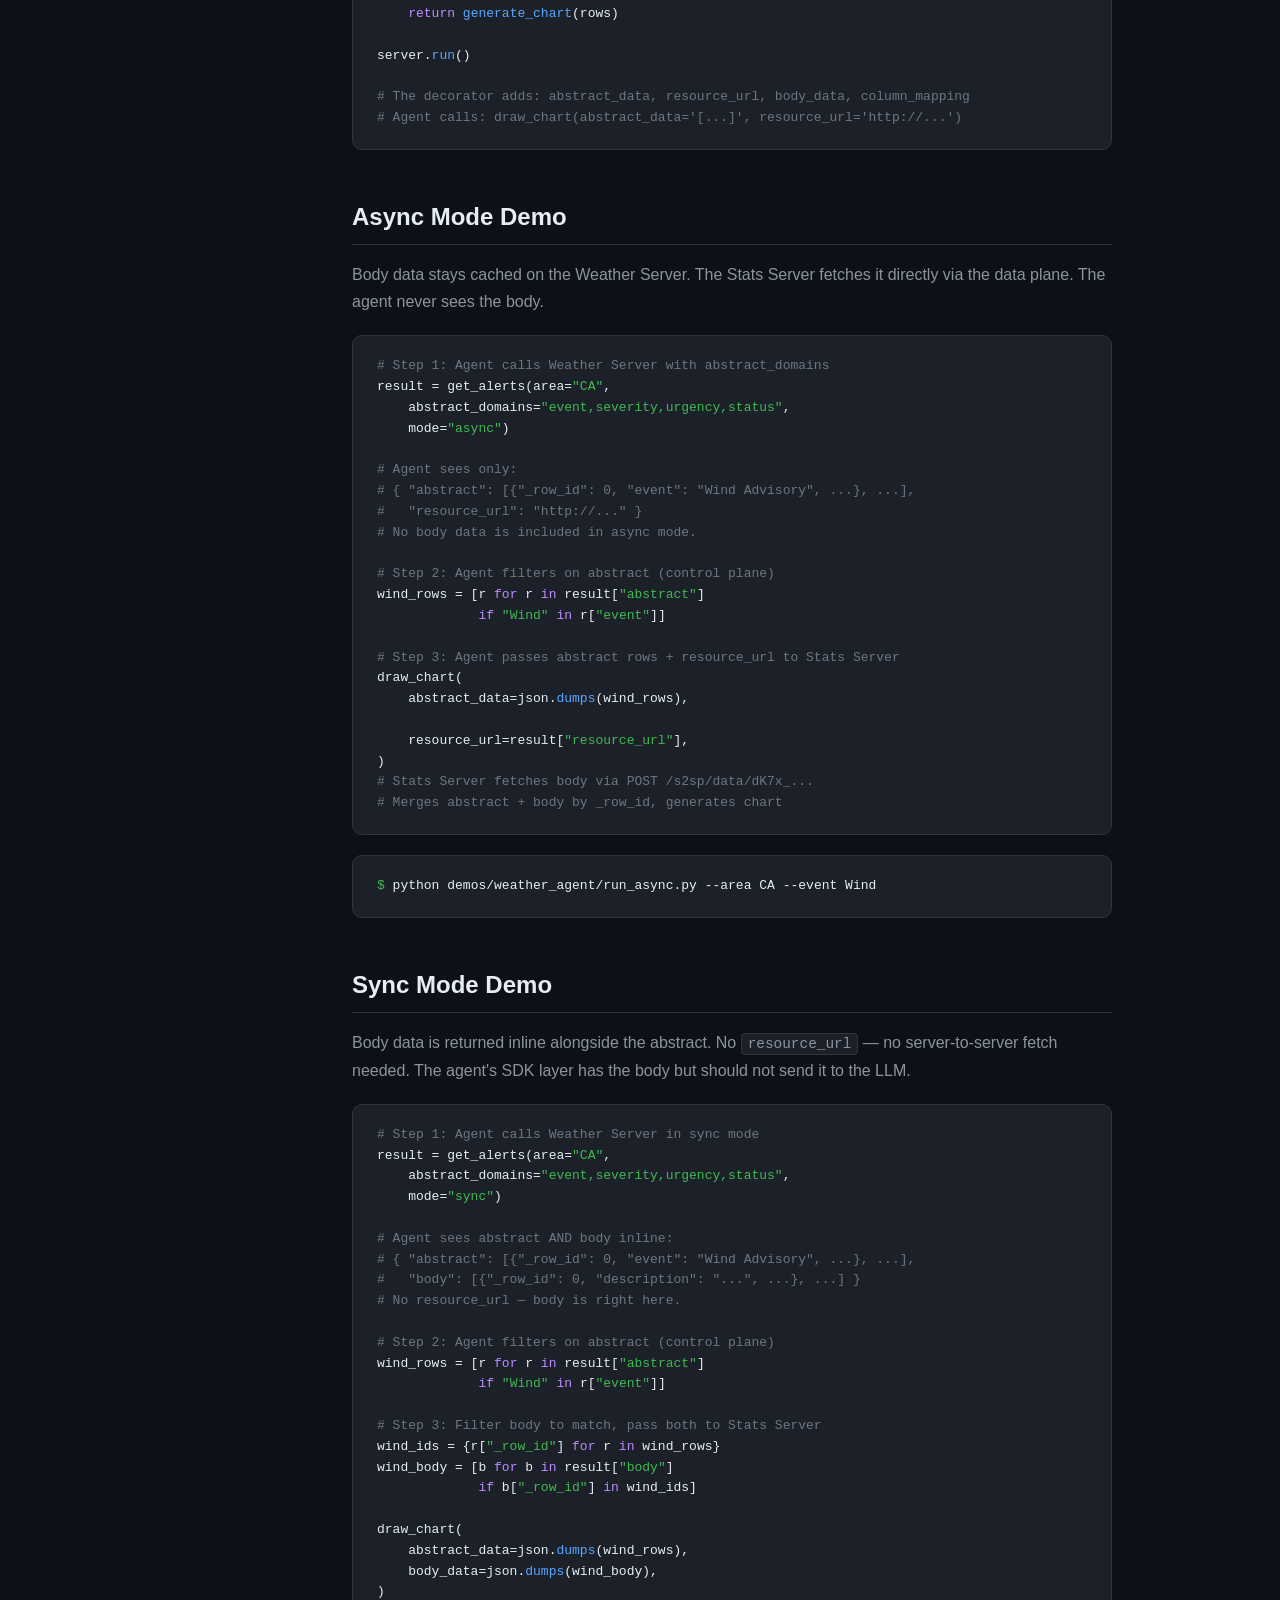
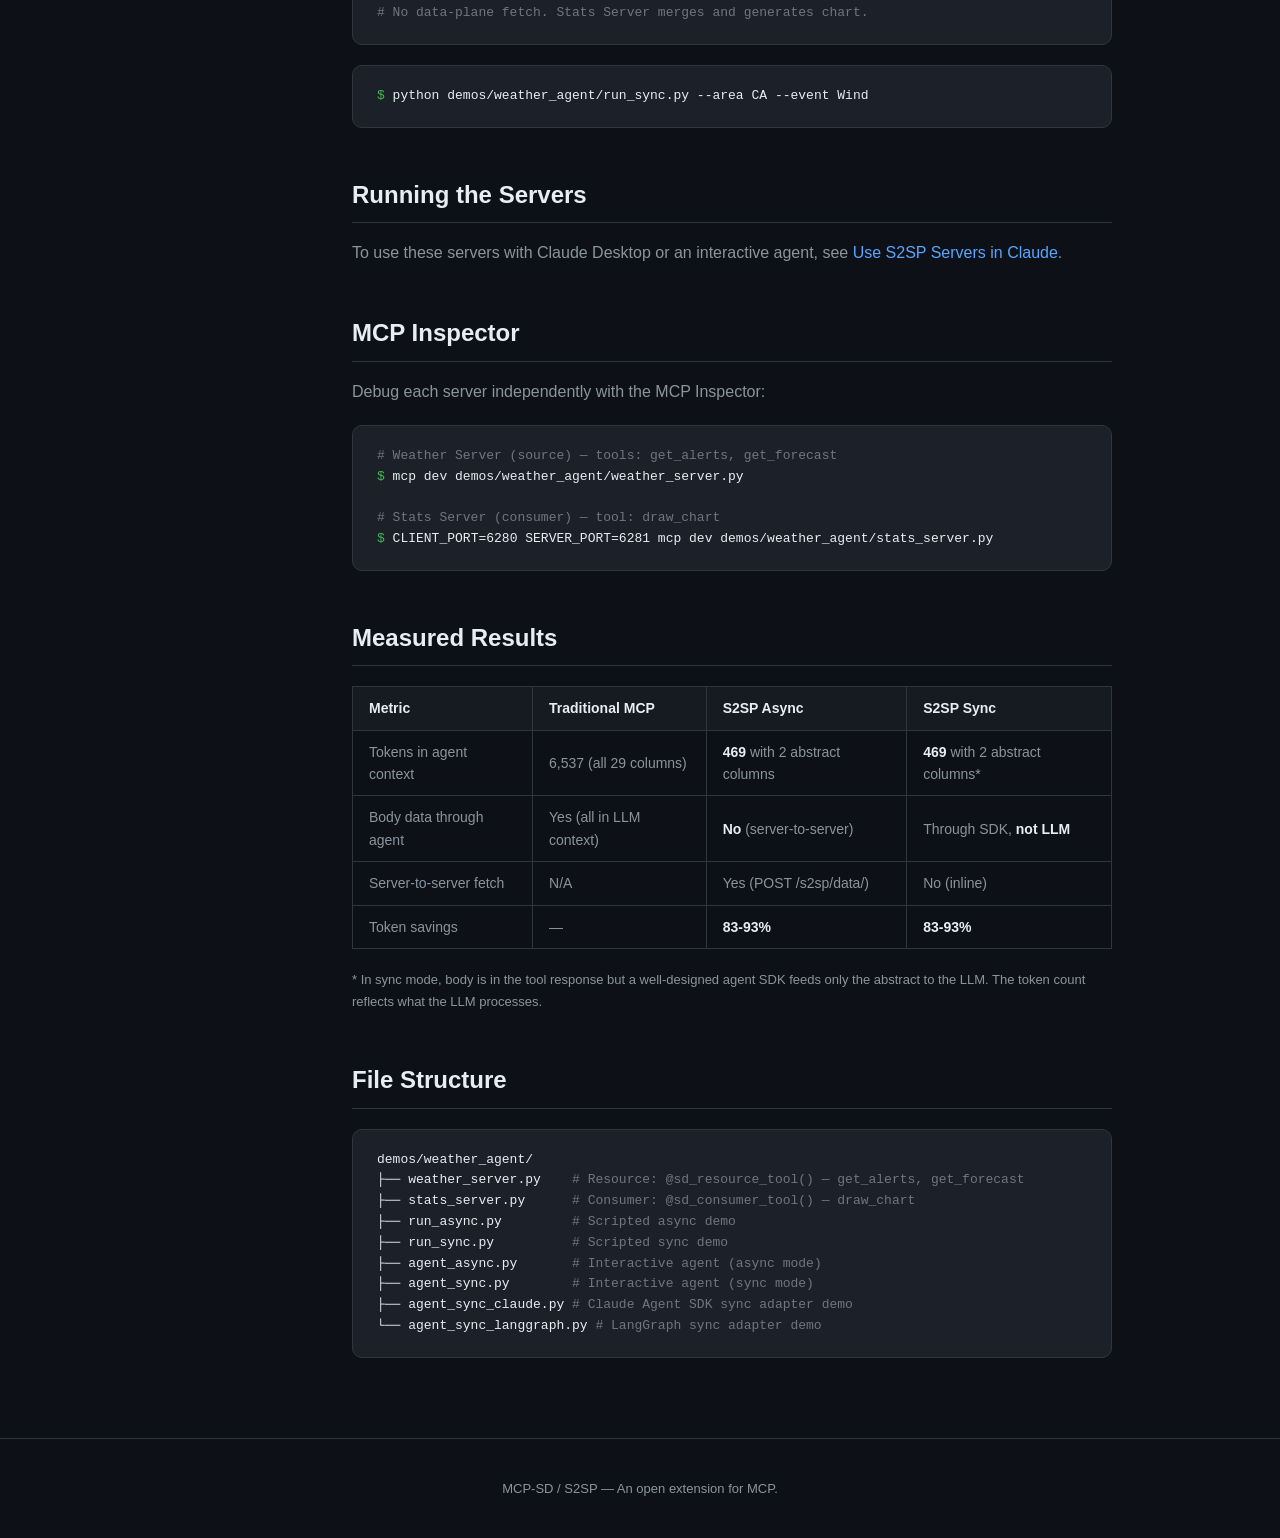
<file: docs/demos.html>
<!DOCTYPE html>
<html lang="en">
<head>
    <meta charset="UTF-8">
    <meta name="viewport" content="width=device-width, initial-scale=1.0">
    <title>Agent Development - MCP-SD / S2SP</title>
    <link rel="stylesheet" href="../css/style.css">
</head>
<body>

<nav class="nav">
    <div class="nav-inner">
        <a href="../index.html" class="nav-logo">
            <img src="../images/s2sp_icon.png" class="logo-icon" alt="MCP-SD">
            MCP-SD <span class="nav-sub">/ S2SP</span>
        </a>
        <ul class="nav-links">
            <li><a href="../index.html">Home</a></li>
            <li><a href="introduction.html">Docs</a></li>
            <li><a href="when-to-use.html">When to Use</a></li>
            <li><a href="protocol.html">Protocol</a></li>
            <li><a href="sdk.html">SDK</a></li>
            <li><a href="demos.html">Demos</a>
            </li>
        </ul>
    </div>
</nav>

<div class="doc-layout">
    <aside class="sidebar">
        <div class="sidebar-section">
            <h4>Getting Started</h4>
            <a href="introduction.html">Introduction</a>
            <a href="introduction.html#quick-start" class="sub">Quick Start</a>
        </div>
        <div class="sidebar-section">
            <h4>Learn</h4>
            <a href="protocol.html">Protocol Design</a>
        </div>
        <div class="sidebar-section">
            <h4>Develop</h4>
            <a href="sdk.html">Python SDK</a>
        </div>
        <div class="sidebar-section">
            <h4>Examples</h4>
            <a href="demos.html" class="active">Agent Development with S2SP</a>
            <a href="tutorial.html">Use S2SP Servers in Claude</a>
        </div>
    </aside>

    <main class="doc-content">
        <h1>Agent Development with S2SP Servers</h1>
        <p>
            This guide shows how to build an agent that uses two S2SP servers:
            a <strong>resource server</strong> (<code>@sd_resource_tool()</code>) that
            provides weather alerts, and a <strong>consumer server</strong>
            (<code>@sd_consumer_tool()</code>) that generates charts from the data.
        </p>
        <p>
            The example uses real NWS (National Weather Service) data with ~30 columns
            per alert. It demonstrates both <strong>async</strong> and <strong>sync</strong>
            modes. The repository includes interactive agent scripts for Anthropic
            and OpenAI chat providers, plus MCP Inspector commands for debugging.
        </p>

        <h2>Architecture</h2>
        <div class="code-block">
            <pre>
  <span class="comment">Weather Server</span>             <span class="comment">Agent (LLM)</span>                <span class="comment">Stats Server</span>
  <span class="keyword">@sd_resource_tool()</span>                                           <span class="keyword">@sd_consumer_tool()</span>
  get_alerts()  ──<span class="string">abstract</span>──▶  filters by             draw_chart()
  get_forecast()                event, severity   ◀── receives abstract
                                selects _row_ids       + resource_url
                                      │
                                      │ <span class="string">async mode:</span>
                                      ▼
  Weather Server  ◀──<span class="keyword">POST /s2sp/data/{id}</span>──  Stats Server
                     body domains fetched directly (data plane)
                     agent never sees this data
            </pre>
        </div>

        <h2>Weather Server (Resource)</h2>
        <p>
            A standard MCP server with <code>@server.sd_resource_tool()</code>. Returns all
            ~30 NWS alert fields. The decorator adds <code>abstract_domains</code> and
            <code>mode</code> parameters automatically.
        </p>
        <div class="code-block">
            <pre><span class="keyword">from</span> mcp_sd <span class="keyword">import</span> S2SPServer

server = <span class="func">S2SPServer</span>(<span class="string">"weather-server"</span>)

<span class="decorator">@server.sd_resource_tool()</span>
<span class="keyword">async def</span> <span class="func">get_alerts</span>(area: str) -> list[dict]:
    <span class="string">"""Get weather alerts — ~30 columns per alert."""</span>
    data = <span class="keyword">await</span> <span class="func">make_nws_request</span>(
        <span class="string">f"https://api.weather.gov/alerts/active?area={area}"</span>
    )
    <span class="keyword">return</span> [f[<span class="string">"properties"</span>] <span class="keyword">for</span> f <span class="keyword">in</span> data[<span class="string">"features"</span>]]

server.<span class="func">run</span>()  <span class="comment"># mcp dev demos/weather_agent/weather_server.py</span></pre>
        </div>

        <h2>Stats Server (Consumer)</h2>
        <p>
            Uses <code>@server.sd_consumer_tool()</code>. The decorator handles
            all S2SP plumbing &mdash; parsing, fetching body, remapping columns,
            merging by <code>_row_id</code>. Your function just receives merged rows.
        </p>
        <div class="code-block">
            <pre><span class="keyword">from</span> mcp_sd <span class="keyword">import</span> S2SPServer

server = <span class="func">S2SPServer</span>(<span class="string">"stats-server"</span>)

<span class="decorator">@server.sd_consumer_tool()</span>
<span class="keyword">async def</span> <span class="func">draw_chart</span>(rows: list[dict]) -> str:
    <span class="string">"""Receives merged abstract + body rows."""</span>
    <span class="keyword">return</span> <span class="func">generate_chart</span>(rows)

server.<span class="func">run</span>()

<span class="comment"># The decorator adds: abstract_data, resource_url, body_data, column_mapping</span>
<span class="comment"># Agent calls: draw_chart(abstract_data='[...]', resource_url='http://...')</span></pre>
        </div>

        <h2>Async Mode Demo</h2>
        <p>
            Body data stays cached on the Weather Server. The Stats Server fetches it
            directly via the data plane. The agent never sees the body.
        </p>
        <div class="code-block">
            <pre><span class="comment"># Step 1: Agent calls Weather Server with abstract_domains</span>
result = get_alerts(area=<span class="string">"CA"</span>,
    abstract_domains=<span class="string">"event,severity,urgency,status"</span>,
    mode=<span class="string">"async"</span>)

<span class="comment"># Agent sees only:</span>
<span class="comment"># { "abstract": [{"_row_id": 0, "event": "Wind Advisory", ...}, ...],</span>
<span class="comment">#   "resource_url": "http://..." }</span>
<span class="comment"># No body data is included in async mode.</span>

<span class="comment"># Step 2: Agent filters on abstract (control plane)</span>
wind_rows = [r <span class="keyword">for</span> r <span class="keyword">in</span> result[<span class="string">"abstract"</span>]
             <span class="keyword">if</span> <span class="string">"Wind"</span> <span class="keyword">in</span> r[<span class="string">"event"</span>]]

<span class="comment"># Step 3: Agent passes abstract rows + resource_url to Stats Server</span>
draw_chart(
    abstract_data=json.<span class="func">dumps</span>(wind_rows),
    
    resource_url=result[<span class="string">"resource_url"</span>],
)
<span class="comment"># Stats Server fetches body via POST /s2sp/data/dK7x_...</span>
<span class="comment"># Merges abstract + body by _row_id, generates chart</span></pre>
        </div>
        <div class="code-block">
            <pre><span class="string">$</span> python demos/weather_agent/run_async.py --area CA --event Wind</pre>
        </div>

        <h2>Sync Mode Demo</h2>
        <p>
            Body data is returned inline alongside the abstract. No
            <code>resource_url</code> — no server-to-server
            fetch needed. The agent's SDK layer has the body but should not send it to the LLM.
        </p>
        <div class="code-block">
            <pre><span class="comment"># Step 1: Agent calls Weather Server in sync mode</span>
result = get_alerts(area=<span class="string">"CA"</span>,
    abstract_domains=<span class="string">"event,severity,urgency,status"</span>,
    mode=<span class="string">"sync"</span>)

<span class="comment"># Agent sees abstract AND body inline:</span>
<span class="comment"># { "abstract": [{"_row_id": 0, "event": "Wind Advisory", ...}, ...],</span>
<span class="comment">#   "body": [{"_row_id": 0, "description": "...", ...}, ...] }</span>
<span class="comment"># No resource_url — body is right here.</span>

<span class="comment"># Step 2: Agent filters on abstract (control plane)</span>
wind_rows = [r <span class="keyword">for</span> r <span class="keyword">in</span> result[<span class="string">"abstract"</span>]
             <span class="keyword">if</span> <span class="string">"Wind"</span> <span class="keyword">in</span> r[<span class="string">"event"</span>]]

<span class="comment"># Step 3: Filter body to match, pass both to Stats Server</span>
wind_ids = {r[<span class="string">"_row_id"</span>] <span class="keyword">for</span> r <span class="keyword">in</span> wind_rows}
wind_body = [b <span class="keyword">for</span> b <span class="keyword">in</span> result[<span class="string">"body"</span>]
             <span class="keyword">if</span> b[<span class="string">"_row_id"</span>] <span class="keyword">in</span> wind_ids]

draw_chart(
    abstract_data=json.<span class="func">dumps</span>(wind_rows),
    body_data=json.<span class="func">dumps</span>(wind_body),
)
<span class="comment"># No data-plane fetch. Stats Server merges and generates chart.</span></pre>
        </div>
        <div class="code-block">
            <pre><span class="string">$</span> python demos/weather_agent/run_sync.py --area CA --event Wind</pre>
        </div>

        <h2>Running the Servers</h2>
        <p>
            To use these servers with Claude Desktop or an interactive agent, see
            <a href="tutorial.html">Use S2SP Servers in Claude</a>.
        </p>

        <h2>MCP Inspector</h2>
        <p>
            Debug each server independently with the MCP Inspector:
        </p>
        <div class="code-block">
            <pre><span class="comment"># Weather Server (source) — tools: get_alerts, get_forecast</span>
<span class="string">$</span> mcp dev demos/weather_agent/weather_server.py

<span class="comment"># Stats Server (consumer) — tool: draw_chart</span>
<span class="string">$</span> CLIENT_PORT=6280 SERVER_PORT=6281 mcp dev demos/weather_agent/stats_server.py</pre>
        </div>

        <h2>Measured Results</h2>
        <table>
            <thead>
                <tr>
                    <th>Metric</th>
                    <th>Traditional MCP</th>
                    <th>S2SP Async</th>
                    <th>S2SP Sync</th>
                </tr>
            </thead>
            <tbody>
                <tr>
                    <td>Tokens in agent context</td>
                    <td>6,537 (all 29 columns)</td>
                    <td><strong>469</strong> with 2 abstract columns</td>
                    <td><strong>469</strong> with 2 abstract columns*</td>
                </tr>
                <tr>
                    <td>Body data through agent</td>
                    <td>Yes (all in LLM context)</td>
                    <td><strong>No</strong> (server-to-server)</td>
                    <td>Through SDK, <strong>not LLM</strong></td>
                </tr>
                <tr>
                    <td>Server-to-server fetch</td>
                    <td>N/A</td>
                    <td>Yes (POST /s2sp/data/)</td>
                    <td>No (inline)</td>
                </tr>
                <tr>
                    <td>Token savings</td>
                    <td>&mdash;</td>
                    <td><strong>83-93%</strong></td>
                    <td><strong>83-93%</strong></td>
                </tr>
            </tbody>
        </table>
        <p style="color: var(--text-secondary); font-size: 13px;">
            * In sync mode, body is in the tool response but a well-designed agent SDK
            feeds only the abstract to the LLM. The token count reflects what the LLM processes.
        </p>

        <h2>File Structure</h2>
        <div class="code-block">
            <pre>demos/weather_agent/
├── weather_server.py    <span class="comment"># Resource: @sd_resource_tool() — get_alerts, get_forecast</span>
├── stats_server.py      <span class="comment"># Consumer: @sd_consumer_tool() — draw_chart</span>
├── run_async.py         <span class="comment"># Scripted async demo</span>
├── run_sync.py          <span class="comment"># Scripted sync demo</span>
├── agent_async.py       <span class="comment"># Interactive agent (async mode)</span>
├── agent_sync.py        <span class="comment"># Interactive agent (sync mode)</span>
├── agent_sync_claude.py <span class="comment"># Claude Agent SDK sync adapter demo</span>
└── agent_sync_langgraph.py <span class="comment"># LangGraph sync adapter demo</span></pre>
        </div>
    </main>
</div>

<footer class="footer">
    <p>MCP-SD / S2SP &mdash; An open extension for MCP.</p>
</footer>

</body>
</html>
</file>
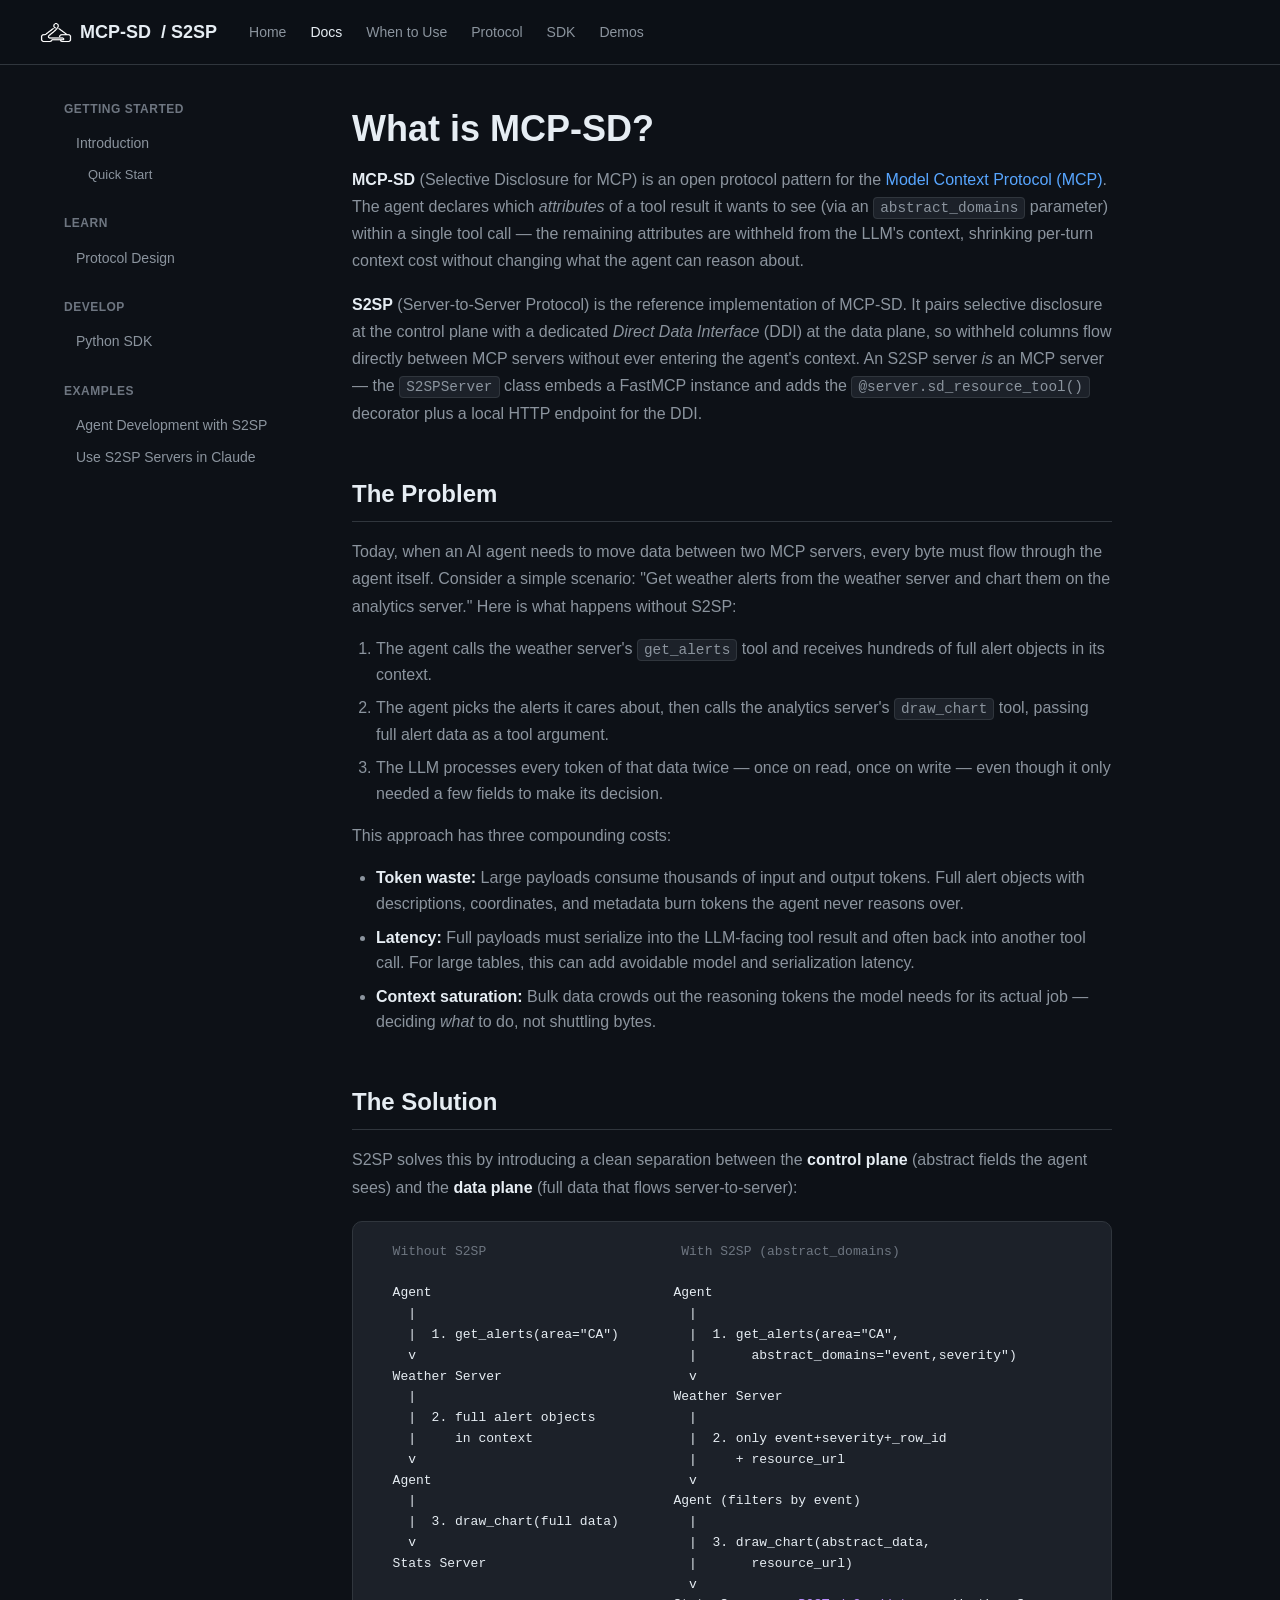
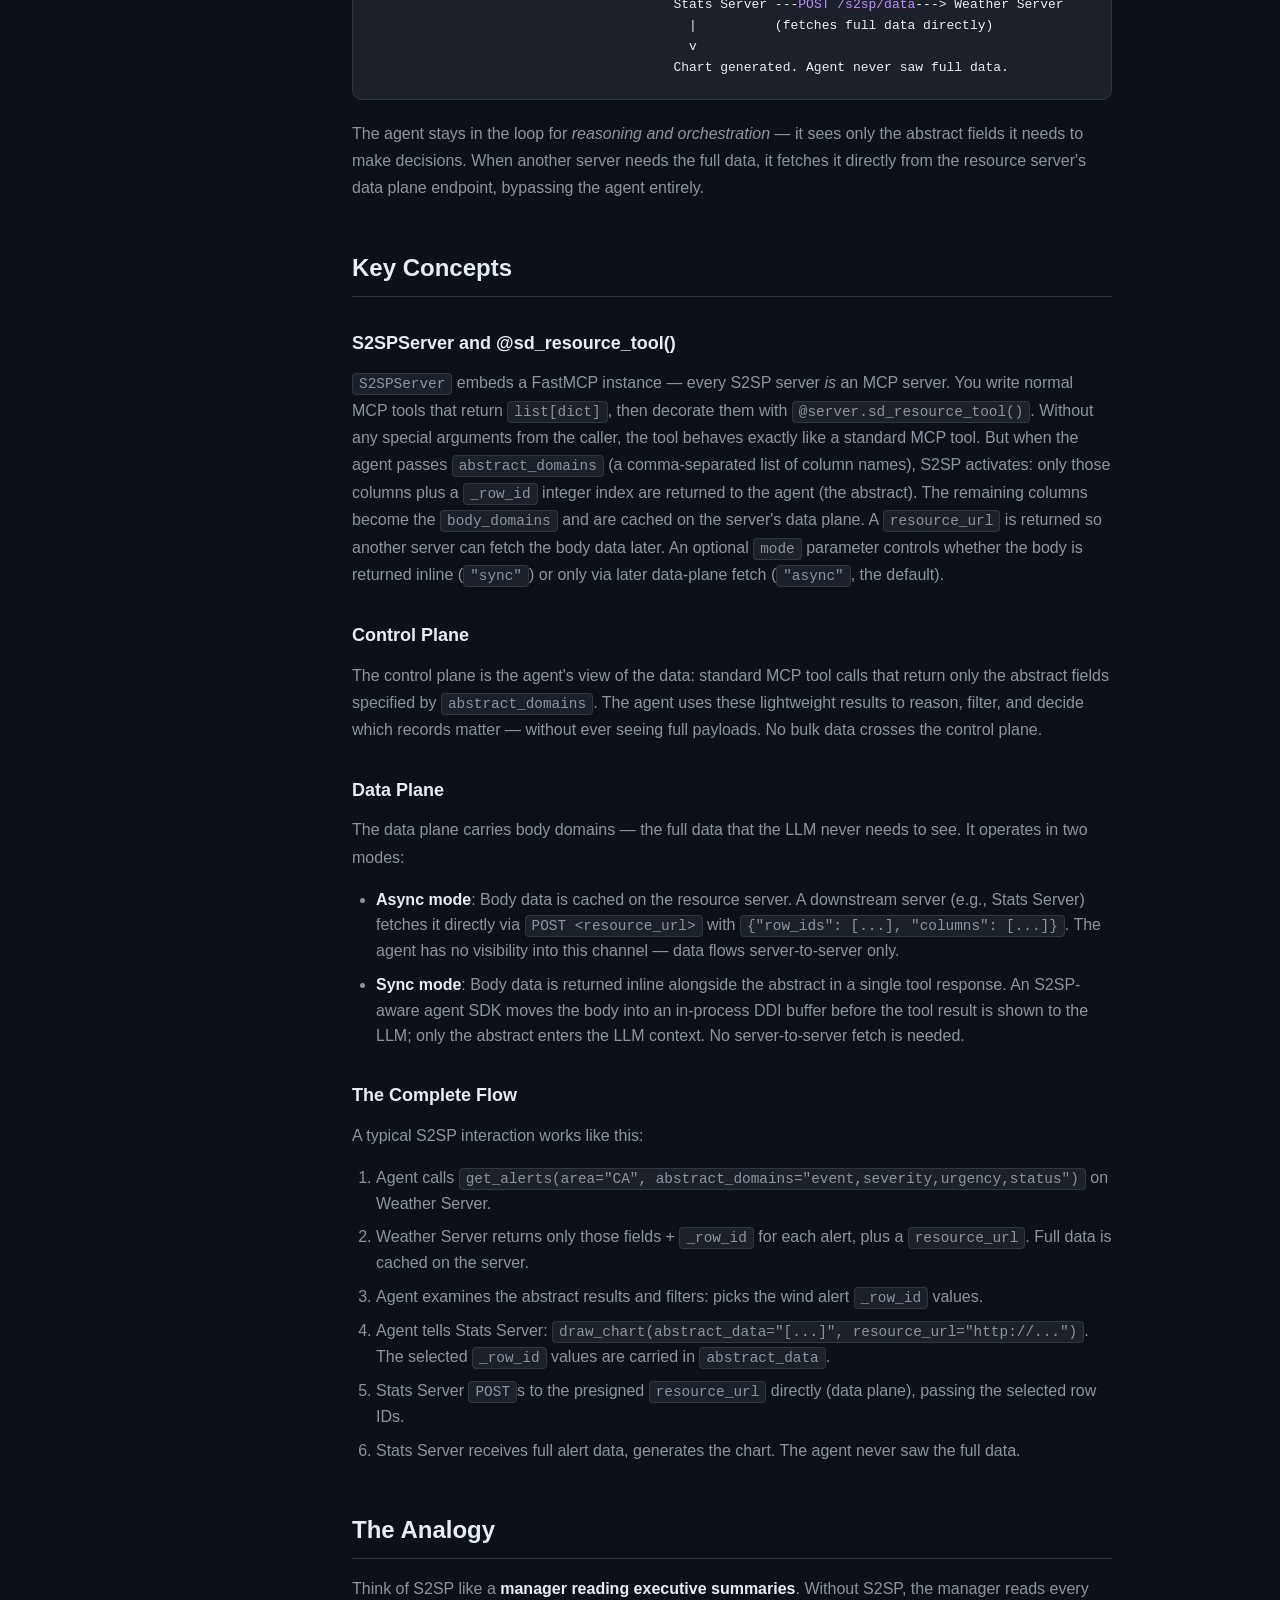
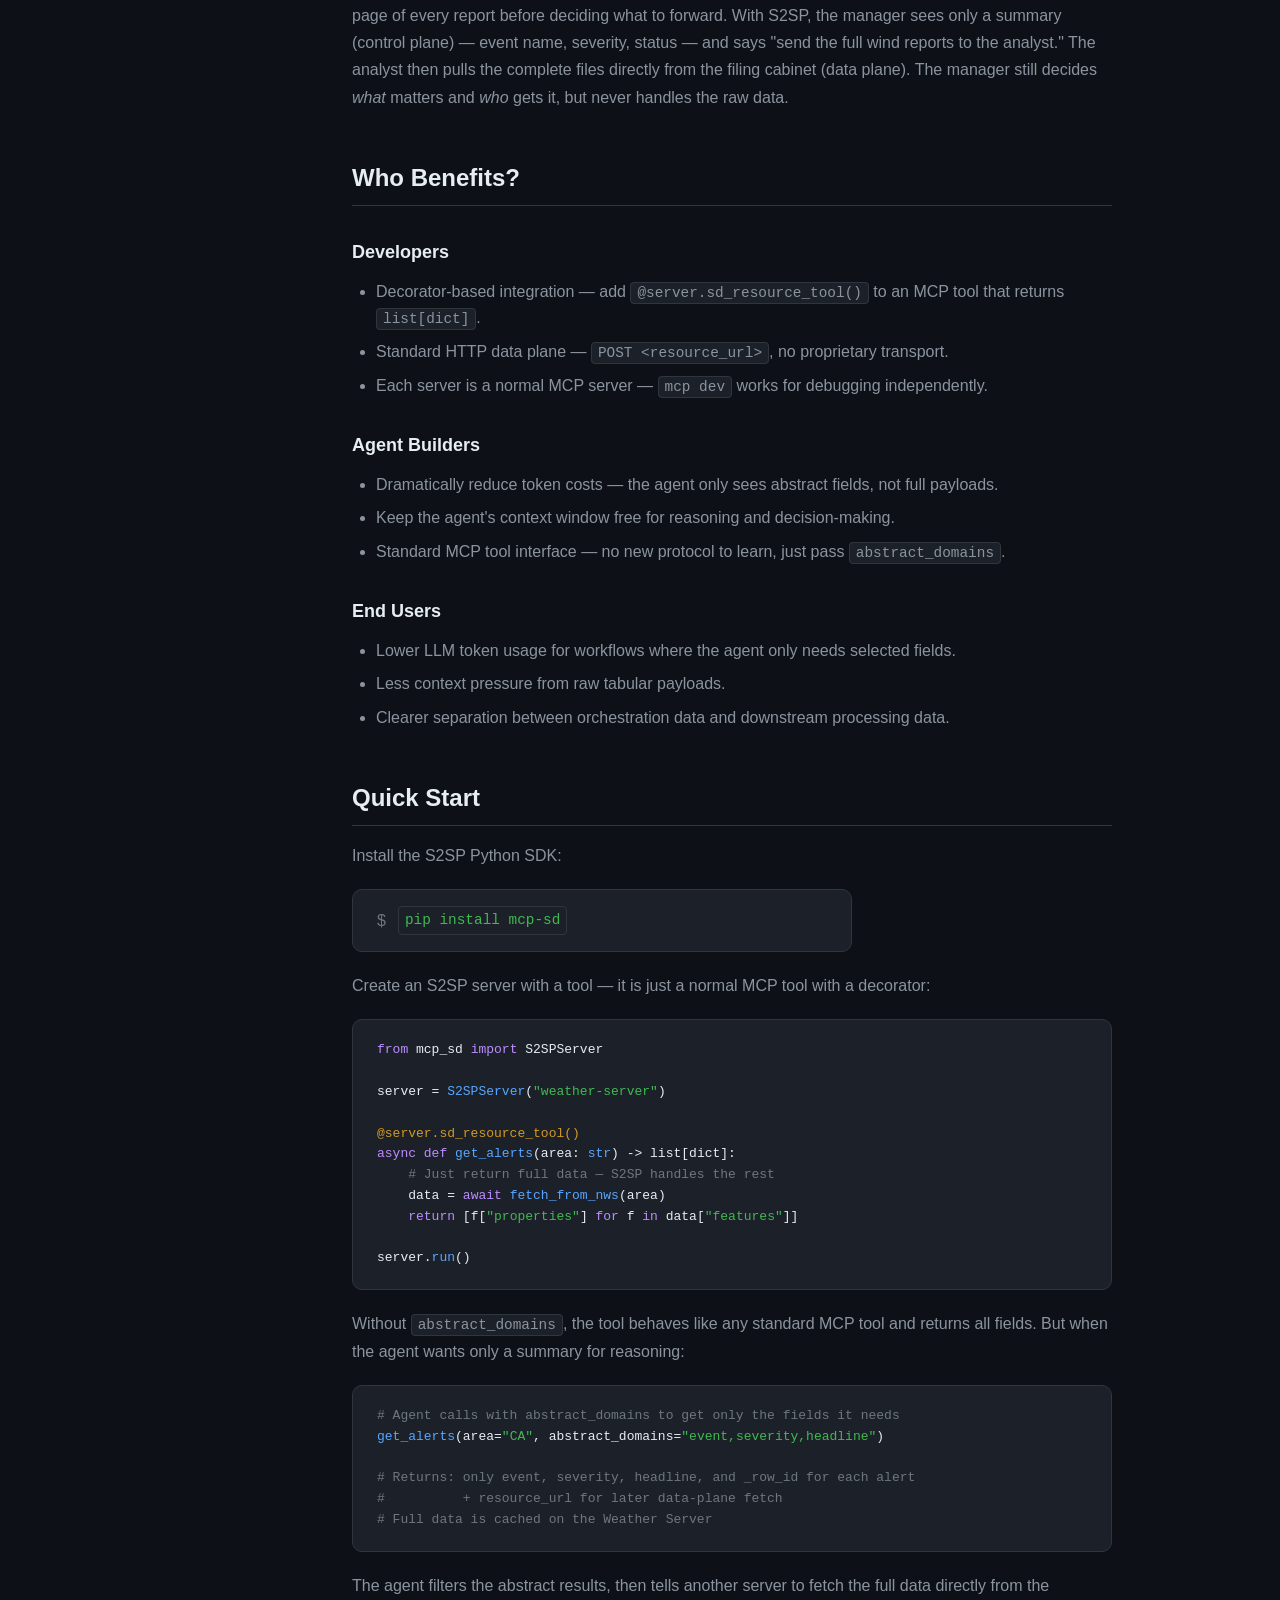
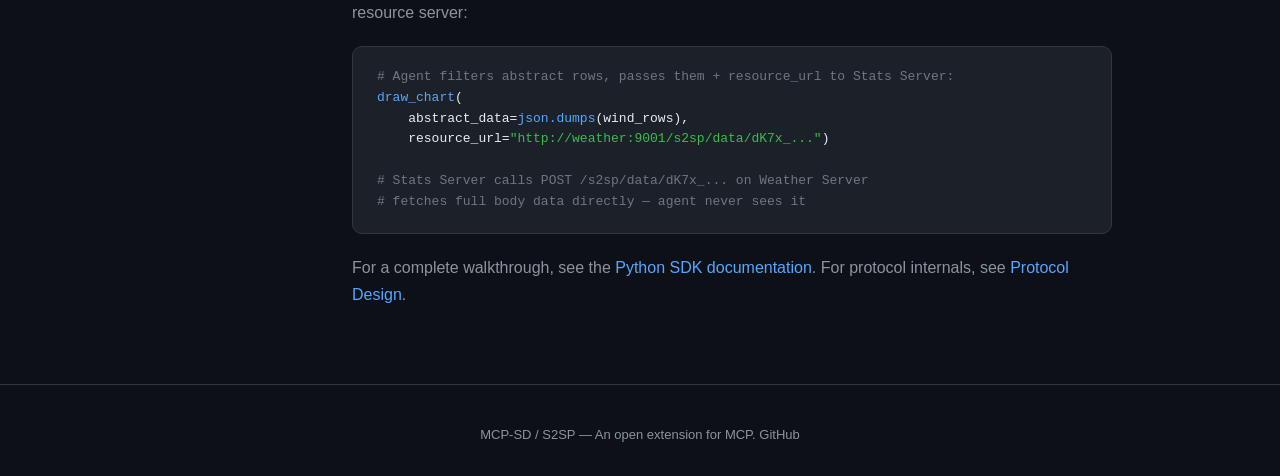
<file: docs/introduction.html>
<!DOCTYPE html>
<html lang="en">
<head>
    <meta charset="UTF-8">
    <meta name="viewport" content="width=device-width, initial-scale=1.0">
    <title>Introduction - MCP-SD / S2SP</title>
    <link rel="stylesheet" href="../css/style.css">
</head>
<body>

<nav class="nav">
    <div class="nav-inner">
        <a href="../index.html" class="nav-logo">
            <img src="../images/s2sp_icon.png" class="logo-icon" alt="MCP-SD">
            MCP-SD <span class="nav-sub">/ S2SP</span>
        </a>
        <ul class="nav-links">
            <li><a href="../index.html">Home</a></li>
            <li><a href="introduction.html" class="active">Docs</a></li>
            <li><a href="when-to-use.html">When to Use</a></li>
            <li><a href="protocol.html">Protocol</a></li>
            <li><a href="sdk.html">SDK</a></li>
            <li><a href="demos.html">Demos</a>
            </li>
        </ul>
    </div>
</nav>

<div class="doc-layout">
        <aside class="sidebar">
        <div class="sidebar-section">
            <h4>Getting Started</h4>
            <a href="introduction.html">Introduction</a>
            <a href="introduction.html#quick-start" class="sub">Quick Start</a>
        </div>
        <div class="sidebar-section">
            <h4>Learn</h4>
            <a href="protocol.html">Protocol Design</a>
        </div>
        <div class="sidebar-section">
            <h4>Develop</h4>
            <a href="sdk.html">Python SDK</a>
        </div>
        <div class="sidebar-section">
            <h4>Examples</h4>
            <a href="demos.html">Agent Development with S2SP</a>
            <a href="tutorial.html">Use S2SP Servers in Claude</a>
        </div>
    </aside>

    <main class="doc-content">
        <h1>What is MCP-SD?</h1>
        <p>
            <strong>MCP-SD</strong> (Selective Disclosure for MCP) is an open protocol pattern for the
            <a href="https://modelcontextprotocol.io">Model Context Protocol (MCP)</a>. The agent declares
            which <em>attributes</em> of a tool result it wants to see (via an <code>abstract_domains</code>
            parameter) within a single tool call &mdash; the remaining attributes are withheld from the LLM's
            context, shrinking per-turn context cost without changing what the agent can reason about.
        </p>
        <p>
            <strong>S2SP</strong> (Server-to-Server Protocol) is the reference implementation of MCP-SD.
            It pairs selective disclosure at the control plane with a dedicated <em>Direct Data Interface</em>
            (DDI) at the data plane, so withheld columns flow directly between MCP servers without ever entering
            the agent's context. An S2SP server <em>is</em> an MCP server &mdash; the <code>S2SPServer</code> class
            embeds a FastMCP instance and adds the <code>@server.sd_resource_tool()</code> decorator plus a
            local HTTP endpoint for the DDI.
        </p>

        <h2>The Problem</h2>
        <p>
            Today, when an AI agent needs to move data between two MCP servers, every byte must flow
            through the agent itself. Consider a simple scenario: "Get weather alerts from the
            weather server and chart them on the analytics server." Here is what happens without S2SP:
        </p>
        <ol>
            <li>The agent calls the weather server's <code>get_alerts</code> tool and receives hundreds of full alert objects in its context.</li>
            <li>The agent picks the alerts it cares about, then calls the analytics server's <code>draw_chart</code> tool, passing full alert data as a tool argument.</li>
            <li>The LLM processes every token of that data twice &mdash; once on read, once on write &mdash; even though it only needed a few fields to make its decision.</li>
        </ol>
        <p>
            This approach has three compounding costs:
        </p>
        <ul>
            <li><strong>Token waste:</strong> Large payloads consume thousands of input and output tokens. Full alert objects with descriptions, coordinates, and metadata burn tokens the agent never reasons over.</li>
            <li><strong>Latency:</strong> Full payloads must serialize into the LLM-facing tool result and often back into another tool call. For large tables, this can add avoidable model and serialization latency.</li>
            <li><strong>Context saturation:</strong> Bulk data crowds out the reasoning tokens the model needs for its actual job &mdash; deciding <em>what</em> to do, not shuttling bytes.</li>
        </ul>

        <h2>The Solution</h2>
        <p>
            S2SP solves this by introducing a clean separation between the <strong>control plane</strong>
            (abstract fields the agent sees) and the <strong>data plane</strong> (full data that flows
            server-to-server):
        </p>
        <div class="code-block">
            <pre><span class="comment">  Without S2SP                         With S2SP (abstract_domains)</span>

  Agent                               Agent
    |                                   |
    |  1. get_alerts(area="CA")         |  1. get_alerts(area="CA",
    v                                   |       abstract_domains="event,severity")
  Weather Server                        v
    |                                 Weather Server
    |  2. full alert objects            |
    |     in context                    |  2. only event+severity+_row_id
    v                                   |     + resource_url
  Agent                                 v
    |                                 Agent (filters by event)
    |  3. draw_chart(full data)         |
    v                                   |  3. draw_chart(abstract_data,
  Stats Server                          |       resource_url)
                                        v
                                      Stats Server ---<span class="keyword">POST /s2sp/data</span>---> Weather Server
                                        |          (fetches full data directly)
                                        v
                                      Chart generated. Agent never saw full data.</pre>
        </div>
        <p>
            The agent stays in the loop for <em>reasoning and orchestration</em> &mdash; it sees only the
            abstract fields it needs to make decisions. When another server needs the full data, it fetches
            it directly from the resource server's data plane endpoint, bypassing the agent entirely.
        </p>

        <h2>Key Concepts</h2>

        <h3>S2SPServer and @sd_resource_tool()</h3>
        <p>
            <code>S2SPServer</code> embeds a FastMCP instance &mdash; every S2SP server <em>is</em> an MCP
            server. You write normal MCP tools that return <code>list[dict]</code>, then decorate them with
            <code>@server.sd_resource_tool()</code>. Without any special arguments from the caller, the tool
            behaves exactly like a standard MCP tool. But when the agent passes
            <code>abstract_domains</code> (a comma-separated list of column names), S2SP activates: only
            those columns plus a <code>_row_id</code> integer index are returned to the agent (the abstract).
            The remaining columns become the <code>body_domains</code> and are cached on the server's
            data plane. A <code>resource_url</code> is returned so another
            server can fetch the body data later. An optional <code>mode</code> parameter controls
            whether the body is returned inline (<code>"sync"</code>) or only via later data-plane fetch
            (<code>"async"</code>, the default).
        </p>

        <h3>Control Plane</h3>
        <p>
            The control plane is the agent's view of the data: standard MCP tool calls that return
            only the abstract fields specified by <code>abstract_domains</code>. The agent uses these
            lightweight results to reason, filter, and decide which records matter &mdash; without ever
            seeing full payloads. No bulk data crosses the control plane.
        </p>

        <h3>Data Plane</h3>
        <p>
            The data plane carries body domains &mdash; the full data that the LLM never needs to see.
            It operates in two modes:
        </p>
        <ul>
            <li><strong>Async mode</strong>: Body data is cached on the resource server. A downstream
                server (e.g., Stats Server) fetches it directly via
                <code>POST &lt;resource_url&gt;</code> with
                <code>{"row_ids": [...], "columns": [...]}</code>.
                The agent has no visibility into this channel &mdash; data flows server-to-server only.</li>
            <li><strong>Sync mode</strong>: Body data is returned inline alongside the abstract in
                a single tool response. An S2SP-aware agent SDK moves the body into an in-process
                DDI buffer before the tool result is shown to the LLM; only the abstract enters
                the LLM context. No server-to-server fetch is needed.</li>
        </ul>

        <h3>The Complete Flow</h3>
        <p>
            A typical S2SP interaction works like this:
        </p>
        <ol>
            <li>Agent calls <code>get_alerts(area="CA", abstract_domains="event,severity,urgency,status")</code> on Weather Server.</li>
            <li>Weather Server returns only those fields + <code>_row_id</code> for each alert, plus a <code>resource_url</code>. Full data is cached on the server.</li>
            <li>Agent examines the abstract results and filters: picks the wind alert <code>_row_id</code> values.</li>
            <li>Agent tells Stats Server: <code>draw_chart(abstract_data="[...]",
                resource_url="http://...")</code>. The selected <code>_row_id</code> values are
                carried in <code>abstract_data</code>.</li>
            <li>Stats Server <code>POST</code>s to the presigned <code>resource_url</code> directly (data plane), passing the selected row IDs.</li>
            <li>Stats Server receives full alert data, generates the chart. The agent never saw the full data.</li>
        </ol>

        <h2>The Analogy</h2>
        <p>
            Think of S2SP like a <strong>manager reading executive summaries</strong>. Without S2SP, the
            manager reads every page of every report before deciding what to forward. With S2SP, the
            manager sees only a summary (control plane) &mdash; event name, severity, status &mdash; and
            says "send the full wind reports to the analyst." The analyst then pulls the complete
            files directly from the filing cabinet (data plane). The manager still decides <em>what</em>
            matters and <em>who</em> gets it, but never handles the raw data.
        </p>

        <h2>Who Benefits?</h2>

        <h3>Developers</h3>
        <ul>
            <li>Decorator-based integration &mdash; add <code>@server.sd_resource_tool()</code> to an MCP tool that returns <code>list[dict]</code>.</li>
            <li>Standard HTTP data plane &mdash; <code>POST &lt;resource_url&gt;</code>, no proprietary transport.</li>
            <li>Each server is a normal MCP server &mdash; <code>mcp dev</code> works for debugging independently.</li>
        </ul>

        <h3>Agent Builders</h3>
        <ul>
            <li>Dramatically reduce token costs &mdash; the agent only sees abstract fields, not full payloads.</li>
            <li>Keep the agent's context window free for reasoning and decision-making.</li>
            <li>Standard MCP tool interface &mdash; no new protocol to learn, just pass <code>abstract_domains</code>.</li>
        </ul>

        <h3>End Users</h3>
        <ul>
            <li>Lower LLM token usage for workflows where the agent only needs selected fields.</li>
            <li>Less context pressure from raw tabular payloads.</li>
            <li>Clearer separation between orchestration data and downstream processing data.</li>
        </ul>

        <h2 id="quick-start">Quick Start</h2>
        <p>Install the S2SP Python SDK:</p>
        <div class="install-block">
            <span class="dollar">$</span>
            <code>pip install mcp-sd</code>
        </div>
        <p>
            Create an S2SP server with a tool &mdash; it is just a normal MCP tool with a decorator:
        </p>
        <div class="code-block">
            <pre><span class="keyword">from</span> mcp_sd <span class="keyword">import</span> S2SPServer

server = <span class="func">S2SPServer</span>(<span class="string">"weather-server"</span>)

<span class="decorator">@server.sd_resource_tool()</span>
<span class="keyword">async def</span> <span class="func">get_alerts</span>(area: <span class="func">str</span>) -> list[dict]:
    <span class="comment"># Just return full data &mdash; S2SP handles the rest</span>
    data = <span class="keyword">await</span> <span class="func">fetch_from_nws</span>(area)
    <span class="keyword">return</span> [f[<span class="string">"properties"</span>] <span class="keyword">for</span> f <span class="keyword">in</span> data[<span class="string">"features"</span>]]

server.<span class="func">run</span>()</pre>
        </div>
        <p>
            Without <code>abstract_domains</code>, the tool behaves like any standard MCP tool and
            returns all fields. But when the agent wants only a summary for reasoning:
        </p>
        <div class="code-block">
            <pre><span class="comment"># Agent calls with abstract_domains to get only the fields it needs</span>
<span class="func">get_alerts</span>(area=<span class="string">"CA"</span>, abstract_domains=<span class="string">"event,severity,headline"</span>)

<span class="comment"># Returns: only event, severity, headline, and _row_id for each alert</span>
<span class="comment">#          + resource_url for later data-plane fetch</span>
<span class="comment"># Full data is cached on the Weather Server</span></pre>
        </div>
        <p>
            The agent filters the abstract results, then tells another server to fetch the full data
            directly from the resource server:
        </p>
        <div class="code-block">
            <pre><span class="comment"># Agent filters abstract rows, passes them + resource_url to Stats Server:</span>
<span class="func">draw_chart</span>(
    abstract_data=<span class="func">json.dumps</span>(wind_rows),
    resource_url=<span class="string">"http://weather:9001/s2sp/data/dK7x_..."</span>)

<span class="comment"># Stats Server calls POST /s2sp/data/dK7x_... on Weather Server</span>
<span class="comment"># fetches full body data directly &mdash; agent never sees it</span></pre>
        </div>
        <p>
            For a complete walkthrough, see the <a href="sdk.html">Python SDK documentation</a>.
            For protocol internals, see <a href="protocol.html">Protocol Design</a>.
        </p>
    </main>
</div>

<footer class="footer">
    <p>MCP-SD / S2SP &mdash; An open extension for MCP. <a href="https://github.com/mcp-sd/python-sdk">GitHub</a></p>
</footer>

</body>
</html>
</file>
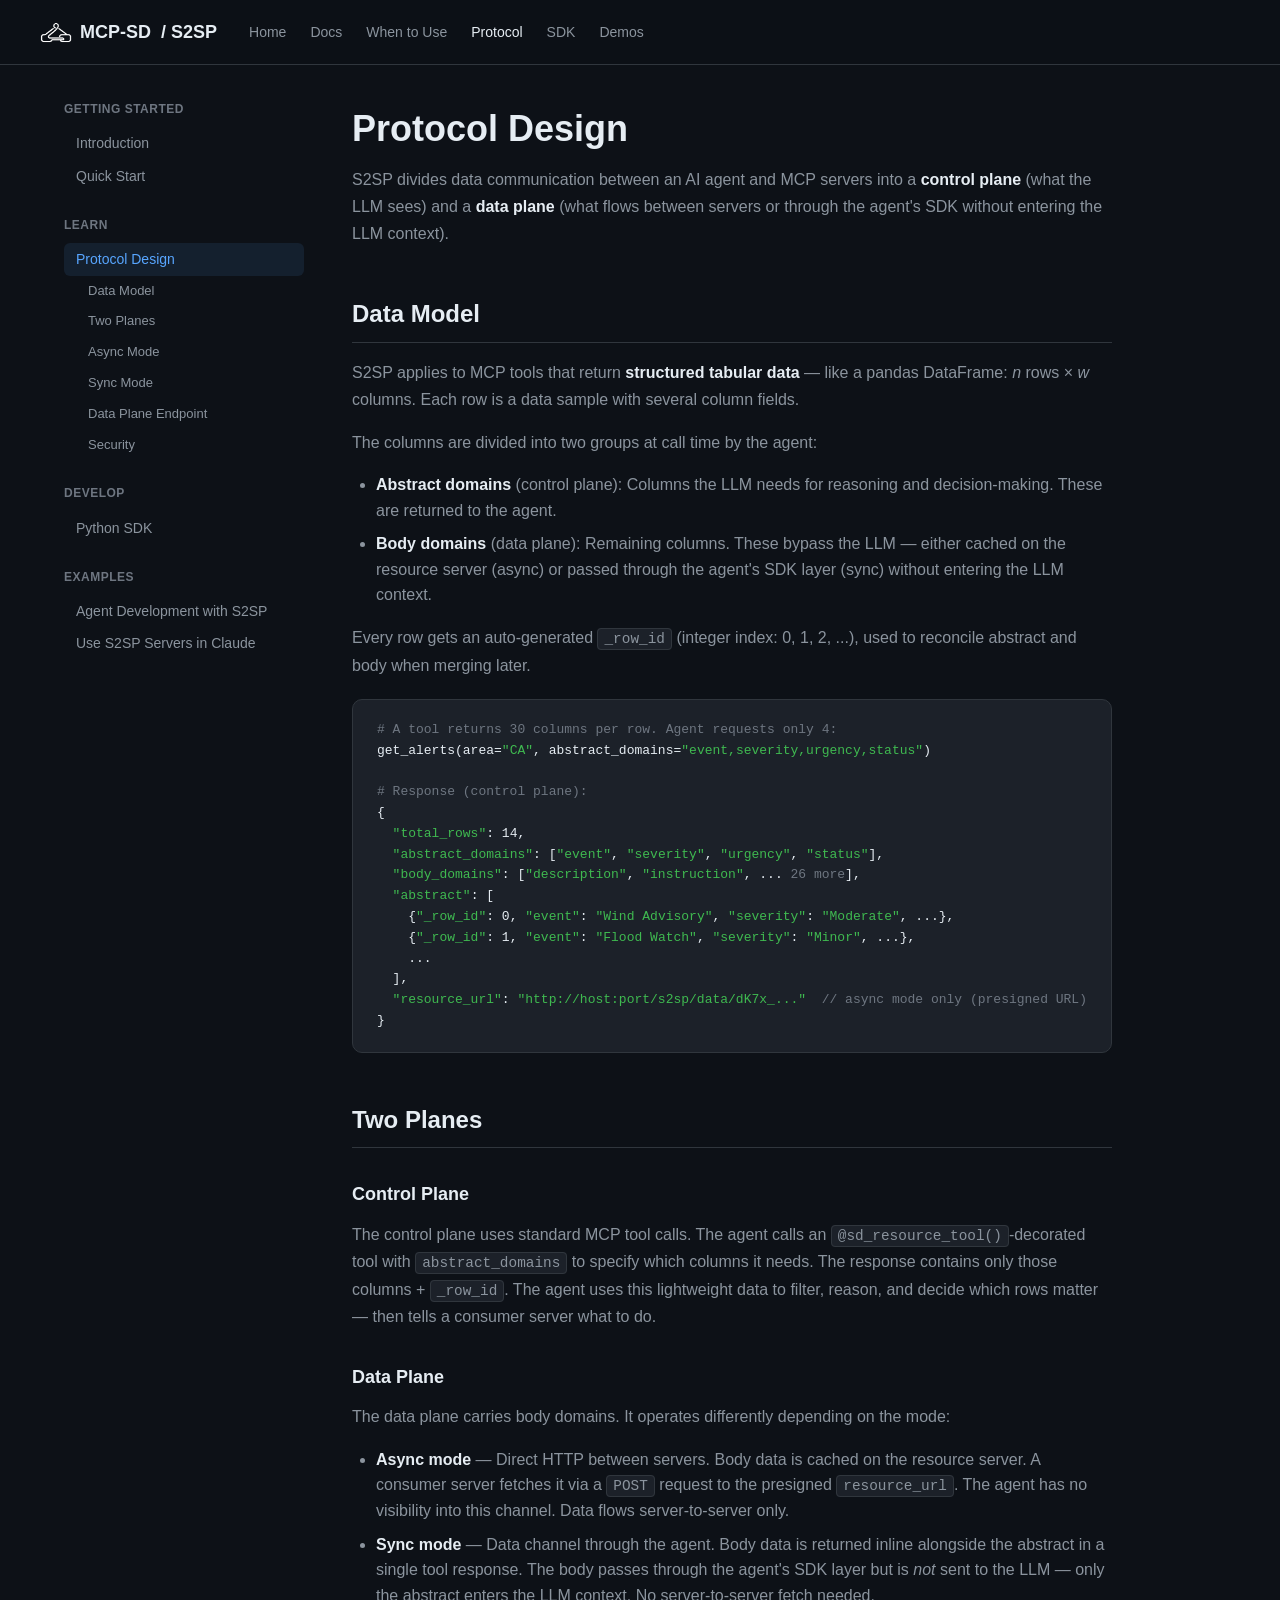
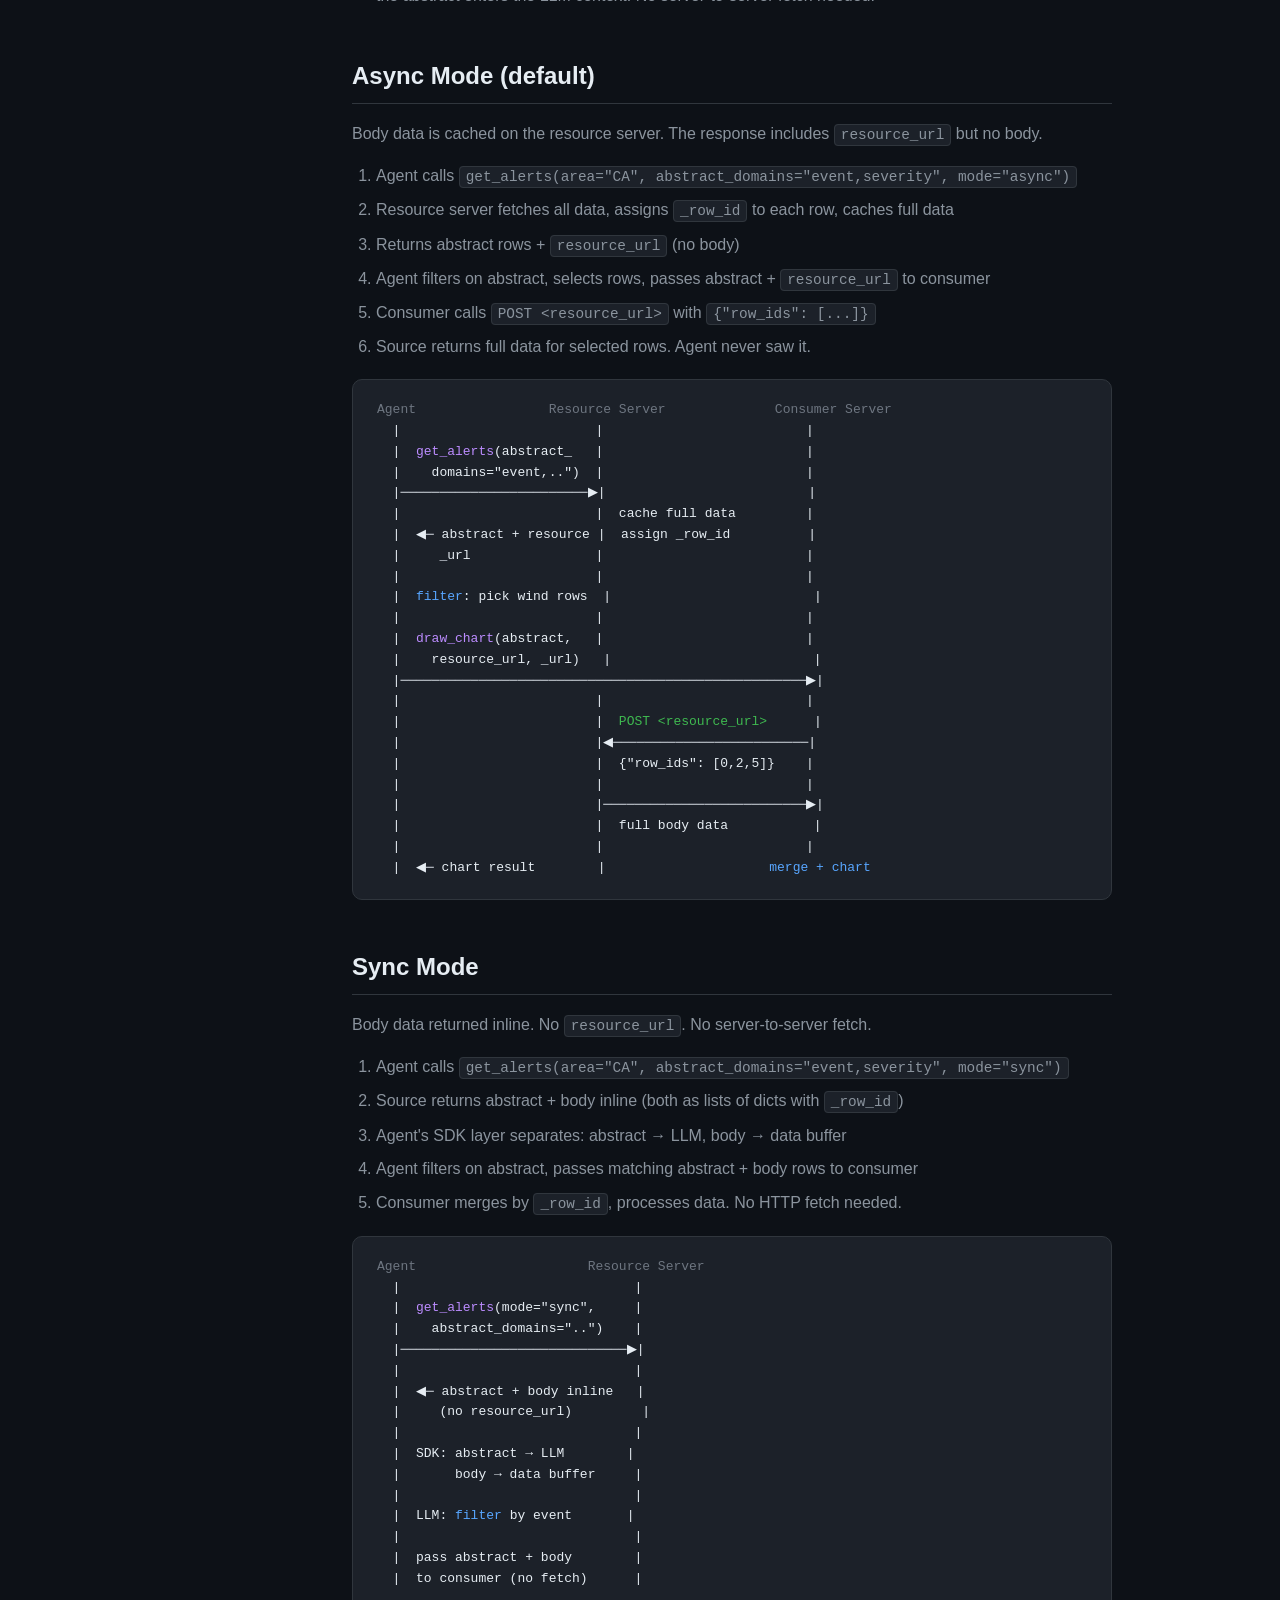
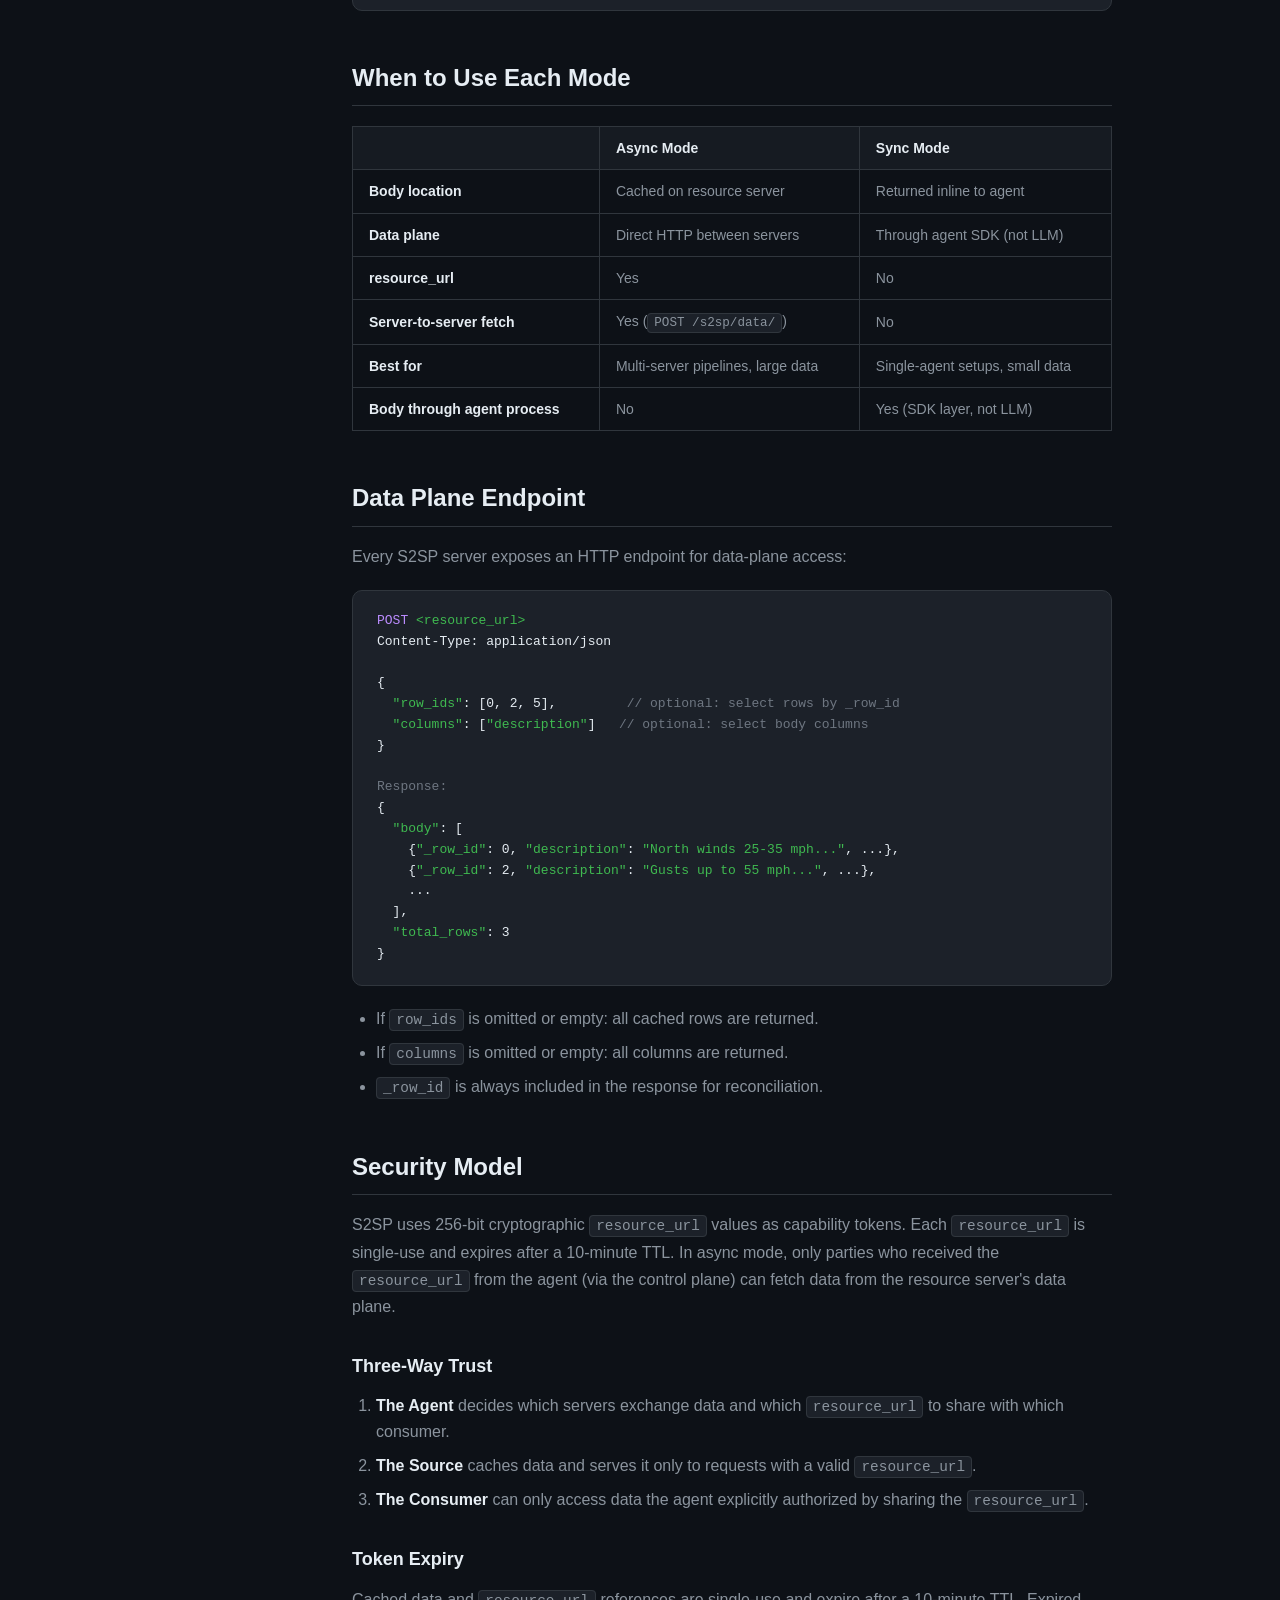
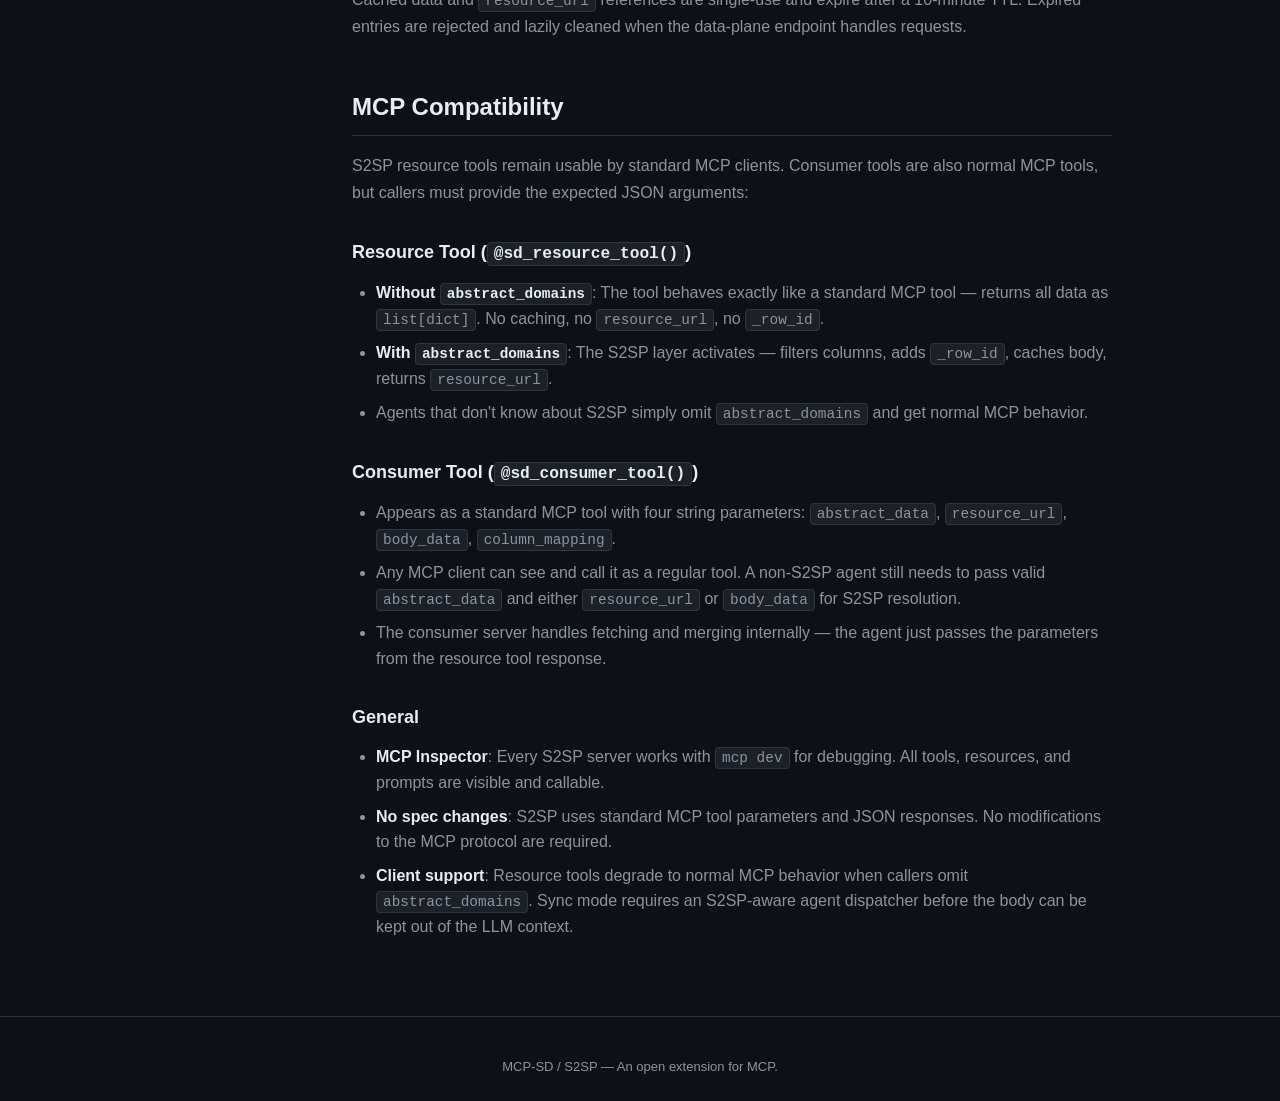
<file: docs/protocol.html>
<!DOCTYPE html>
<html lang="en">
<head>
    <meta charset="UTF-8">
    <meta name="viewport" content="width=device-width, initial-scale=1.0">
    <title>Protocol Design - MCP-SD / S2SP</title>
    <link rel="stylesheet" href="../css/style.css">
</head>
<body>

<nav class="nav">
    <div class="nav-inner">
        <a href="../index.html" class="nav-logo">
            <img src="../images/s2sp_icon.png" class="logo-icon" alt="MCP-SD">
            MCP-SD <span class="nav-sub">/ S2SP</span>
        </a>
        <ul class="nav-links">
            <li><a href="../index.html">Home</a></li>
            <li><a href="introduction.html">Docs</a></li>
            <li><a href="when-to-use.html">When to Use</a></li>
            <li><a href="protocol.html" class="active">Protocol</a></li>
            <li><a href="sdk.html">SDK</a></li>
            <li><a href="demos.html">Demos</a>
            </li>
        </ul>
    </div>
</nav>

<div class="doc-layout">
    <aside class="sidebar">
        <div class="sidebar-section">
            <h4>Getting Started</h4>
            <a href="introduction.html">Introduction</a>
            <a href="introduction.html#quick-start">Quick Start</a>
        </div>
        <div class="sidebar-section">
            <h4>Learn</h4>
            <a href="protocol.html" class="active">Protocol Design</a>
            <a href="#data-model" class="sub">Data Model</a>
            <a href="#two-planes" class="sub">Two Planes</a>
            <a href="#async-mode" class="sub">Async Mode</a>
            <a href="#sync-mode" class="sub">Sync Mode</a>
            <a href="#data-plane-endpoint" class="sub">Data Plane Endpoint</a>
            <a href="#security" class="sub">Security</a>
        </div>
        <div class="sidebar-section">
            <h4>Develop</h4>
            <a href="sdk.html">Python SDK</a>
        </div>
        <div class="sidebar-section">
            <h4>Examples</h4>
            <a href="demos.html">Agent Development with S2SP</a>
            <a href="tutorial.html">Use S2SP Servers in Claude</a>
        </div>
    </aside>

    <main class="doc-content">
        <h1>Protocol Design</h1>
        <p>
            S2SP divides data communication between an AI agent and MCP servers into a
            <strong>control plane</strong> (what the LLM sees) and a <strong>data plane</strong>
            (what flows between servers or through the agent's SDK without entering the LLM context).
        </p>

        <h2 id="data-model">Data Model</h2>
        <p>
            S2SP applies to MCP tools that return <strong>structured tabular data</strong> &mdash;
            like a pandas DataFrame: <em>n</em> rows &times; <em>w</em> columns. Each row is a
            data sample with several column fields.
        </p>
        <p>
            The columns are divided into two groups at call time by the agent:
        </p>
        <ul>
            <li><strong>Abstract domains</strong> (control plane): Columns the LLM needs for
                reasoning and decision-making. These are returned to the agent.</li>
            <li><strong>Body domains</strong> (data plane): Remaining columns. These bypass
                the LLM &mdash; either cached on the resource server (async) or passed through
                the agent's SDK layer (sync) without entering the LLM context.</li>
        </ul>
        <p>
            Every row gets an auto-generated <code>_row_id</code> (integer index: 0, 1, 2, ...),
            used to reconcile abstract and body when merging later.
        </p>
        <div class="code-block">
            <pre><span class="comment"># A tool returns 30 columns per row. Agent requests only 4:</span>
get_alerts(area=<span class="string">"CA"</span>, abstract_domains=<span class="string">"event,severity,urgency,status"</span>)

<span class="comment"># Response (control plane):</span>
{
  <span class="string">"total_rows"</span>: 14,
  <span class="string">"abstract_domains"</span>: [<span class="string">"event"</span>, <span class="string">"severity"</span>, <span class="string">"urgency"</span>, <span class="string">"status"</span>],
  <span class="string">"body_domains"</span>: [<span class="string">"description"</span>, <span class="string">"instruction"</span>, ... <span class="comment">26 more</span>],
  <span class="string">"abstract"</span>: [
    {<span class="string">"_row_id"</span>: 0, <span class="string">"event"</span>: <span class="string">"Wind Advisory"</span>, <span class="string">"severity"</span>: <span class="string">"Moderate"</span>, ...},
    {<span class="string">"_row_id"</span>: 1, <span class="string">"event"</span>: <span class="string">"Flood Watch"</span>, <span class="string">"severity"</span>: <span class="string">"Minor"</span>, ...},
    ...
  ],
  <span class="string">"resource_url"</span>: <span class="string">"http://host:port/s2sp/data/dK7x_..."</span>  <span class="comment">// async mode only (presigned URL)</span>
}</pre>
        </div>

        <h2 id="two-planes">Two Planes</h2>

        <h3>Control Plane</h3>
        <p>
            The control plane uses standard MCP tool calls. The agent calls an
            <code>@sd_resource_tool()</code>-decorated tool with <code>abstract_domains</code> to
            specify which columns it needs. The response contains only those columns +
            <code>_row_id</code>. The agent uses this lightweight data to filter, reason,
            and decide which rows matter &mdash; then tells a consumer server what to do.
        </p>

        <h3>Data Plane</h3>
        <p>
            The data plane carries body domains. It operates differently depending on the mode:
        </p>
        <ul>
            <li><strong>Async mode</strong> &mdash; Direct HTTP between servers. Body data is
                cached on the resource server. A consumer server fetches it via
                a <code>POST</code> request to the presigned <code>resource_url</code>. The agent has no visibility into
                this channel. Data flows server-to-server only.</li>
            <li><strong>Sync mode</strong> &mdash; Data channel through the agent. Body data
                is returned inline alongside the abstract in a single tool response. The body
                passes through the agent's SDK layer but is <em>not</em> sent to the LLM &mdash;
                only the abstract enters the LLM context. No server-to-server fetch needed.</li>
        </ul>

        <h2 id="async-mode">Async Mode (default)</h2>
        <p>
            Body data is cached on the resource server. The response includes
            <code>resource_url</code> but no body.
        </p>
        <ol>
            <li>Agent calls <code>get_alerts(area="CA", abstract_domains="event,severity", mode="async")</code></li>
            <li>Resource server fetches all data, assigns <code>_row_id</code> to each row, caches full data</li>
            <li>Returns abstract rows + <code>resource_url</code> (no body)</li>
            <li>Agent filters on abstract, selects rows, passes abstract + <code>resource_url</code> to consumer</li>
            <li>Consumer calls <code>POST &lt;resource_url&gt;</code> with <code>{"row_ids": [...]}</code></li>
            <li>Source returns full data for selected rows. Agent never saw it.</li>
        </ol>
        <div class="code-block">
            <pre><span class="comment">Agent                 Resource Server              Consumer Server</span>
  |                         |                          |
  |  <span class="keyword">get_alerts</span>(abstract_   |                          |
  |    domains="event,..")  |                          |
  |────────────────────────▶|                          |
  |                         |  cache full data         |
  |  ◀─ abstract + resource |  assign _row_id          |
  |     _url                |                          |
  |                         |                          |
  |  <span class="func">filter</span>: pick wind rows  |                          |
  |                         |                          |
  |  <span class="keyword">draw_chart</span>(abstract,   |                          |
  |    resource_url, _url)   |                          |
  |────────────────────────────────────────────────────▶|
  |                         |                          |
  |                         |  <span class="string">POST &lt;resource_url&gt;</span>      |
  |                         |◀─────────────────────────|
  |                         |  {"row_ids": [0,2,5]}    |
  |                         |                          |
  |                         |──────────────────────────▶|
  |                         |  full body data           |
  |                         |                          |
  |  ◀─ chart result        |                     <span class="func">merge + chart</span></pre>
        </div>

        <h2 id="sync-mode">Sync Mode</h2>
        <p>
            Body data returned inline. No <code>resource_url</code>.
            No server-to-server fetch.
        </p>
        <ol>
            <li>Agent calls <code>get_alerts(area="CA", abstract_domains="event,severity", mode="sync")</code></li>
            <li>Source returns abstract + body inline (both as lists of dicts with <code>_row_id</code>)</li>
            <li>Agent's SDK layer separates: abstract &rarr; LLM, body &rarr; data buffer</li>
            <li>Agent filters on abstract, passes matching abstract + body rows to consumer</li>
            <li>Consumer merges by <code>_row_id</code>, processes data. No HTTP fetch needed.</li>
        </ol>
        <div class="code-block">
            <pre><span class="comment">Agent                      Resource Server</span>
  |                              |
  |  <span class="keyword">get_alerts</span>(mode="sync",     |
  |    abstract_domains="..")    |
  |─────────────────────────────▶|
  |                              |
  |  ◀─ abstract + body inline   |
  |     (no resource_url)         |
  |                              |
  |  SDK: abstract → LLM        |
  |       body → data buffer     |
  |                              |
  |  LLM: <span class="func">filter</span> by event       |
  |                              |
  |  pass abstract + body        |
  |  to consumer (no fetch)      |</pre>
        </div>

        <h2>When to Use Each Mode</h2>
        <table>
            <thead>
                <tr>
                    <th></th>
                    <th>Async Mode</th>
                    <th>Sync Mode</th>
                </tr>
            </thead>
            <tbody>
                <tr>
                    <td><strong>Body location</strong></td>
                    <td>Cached on resource server</td>
                    <td>Returned inline to agent</td>
                </tr>
                <tr>
                    <td><strong>Data plane</strong></td>
                    <td>Direct HTTP between servers</td>
                    <td>Through agent SDK (not LLM)</td>
                </tr>
                <tr>
                    <td><strong>resource_url</strong></td>
                    <td>Yes</td>
                    <td>No</td>
                </tr>
                <tr>
                    <td><strong>Server-to-server fetch</strong></td>
                    <td>Yes (<code>POST /s2sp/data/</code>)</td>
                    <td>No</td>
                </tr>
                <tr>
                    <td><strong>Best for</strong></td>
                    <td>Multi-server pipelines, large data</td>
                    <td>Single-agent setups, small data</td>
                </tr>
                <tr>
                    <td><strong>Body through agent process</strong></td>
                    <td>No</td>
                    <td>Yes (SDK layer, not LLM)</td>
                </tr>
            </tbody>
        </table>

        <h2 id="data-plane-endpoint">Data Plane Endpoint</h2>
        <p>
            Every S2SP server exposes an HTTP endpoint for data-plane access:
        </p>
        <div class="code-block">
            <pre><span class="keyword">POST</span> <span class="string">&lt;resource_url&gt;</span>
Content-Type: application/json

{
  <span class="string">"row_ids"</span>: [0, 2, 5],         <span class="comment">// optional: select rows by _row_id</span>
  <span class="string">"columns"</span>: [<span class="string">"description"</span>]   <span class="comment">// optional: select body columns</span>
}

<span class="comment">Response:</span>
{
  <span class="string">"body"</span>: [
    {<span class="string">"_row_id"</span>: 0, <span class="string">"description"</span>: <span class="string">"North winds 25-35 mph..."</span>, ...},
    {<span class="string">"_row_id"</span>: 2, <span class="string">"description"</span>: <span class="string">"Gusts up to 55 mph..."</span>, ...},
    ...
  ],
  <span class="string">"total_rows"</span>: 3
}</pre>
        </div>
        <ul>
            <li>If <code>row_ids</code> is omitted or empty: all cached rows are returned.</li>
            <li>If <code>columns</code> is omitted or empty: all columns are returned.</li>
            <li><code>_row_id</code> is always included in the response for reconciliation.</li>
        </ul>

        <h2 id="security">Security Model</h2>
        <p>
            S2SP uses 256-bit cryptographic <code>resource_url</code> values as capability
            tokens. Each <code>resource_url</code> is single-use and expires after a 10-minute
            TTL. In async mode, only parties who received the <code>resource_url</code> from the
            agent (via the control plane) can fetch data from the resource server's data plane.
        </p>

        <h3>Three-Way Trust</h3>
        <ol>
            <li><strong>The Agent</strong> decides which servers exchange data and which
                <code>resource_url</code> to share with which consumer.</li>
            <li><strong>The Source</strong> caches data and serves it only to requests
                with a valid <code>resource_url</code>.</li>
            <li><strong>The Consumer</strong> can only access data the agent explicitly
                authorized by sharing the <code>resource_url</code>.</li>
        </ol>

        <h3>Token Expiry</h3>
        <p>
            Cached data and <code>resource_url</code> references are single-use and expire
            after a 10-minute TTL. Expired entries are rejected and lazily cleaned
            when the data-plane endpoint handles requests.
        </p>

        <h2>MCP Compatibility</h2>
        <p>
            S2SP resource tools remain usable by standard MCP clients. Consumer tools
            are also normal MCP tools, but callers must provide the expected JSON
            arguments:
        </p>

        <h3>Resource Tool (<code>@sd_resource_tool()</code>)</h3>
        <ul>
            <li><strong>Without <code>abstract_domains</code></strong>: The tool behaves
                exactly like a standard MCP tool — returns all data as
                <code>list[dict]</code>. No caching, no <code>resource_url</code>,
                no <code>_row_id</code>.</li>
            <li><strong>With <code>abstract_domains</code></strong>: The S2SP layer
                activates — filters columns, adds <code>_row_id</code>, caches body,
                returns <code>resource_url</code>.</li>
            <li>Agents that don't know about S2SP simply omit
                <code>abstract_domains</code> and get normal MCP behavior.</li>
        </ul>

        <h3>Consumer Tool (<code>@sd_consumer_tool()</code>)</h3>
        <ul>
            <li>Appears as a standard MCP tool with four string parameters:
                <code>abstract_data</code>, <code>resource_url</code>,
                <code>body_data</code>, <code>column_mapping</code>.</li>
            <li>Any MCP client can see and call it as a regular tool. A non-S2SP
                agent still needs to pass valid <code>abstract_data</code> and either
                <code>resource_url</code> or <code>body_data</code> for S2SP resolution.</li>
            <li>The consumer server handles fetching and merging internally — the
                agent just passes the parameters from the resource tool response.</li>
        </ul>

        <h3>General</h3>
        <ul>
            <li><strong>MCP Inspector</strong>: Every S2SP server works with
                <code>mcp dev</code> for debugging. All tools, resources, and prompts
                are visible and callable.</li>
            <li><strong>No spec changes</strong>: S2SP uses standard MCP tool parameters
                and JSON responses. No modifications to the MCP protocol are required.</li>
            <li><strong>Client support</strong>: Resource tools degrade to normal MCP
                behavior when callers omit <code>abstract_domains</code>. Sync mode
                requires an S2SP-aware agent dispatcher before the body can be kept
                out of the LLM context.</li>
        </ul>
    </main>
</div>

<footer class="footer">
    <p>MCP-SD / S2SP &mdash; An open extension for MCP.</p>
</footer>

</body>
</html>
</file>
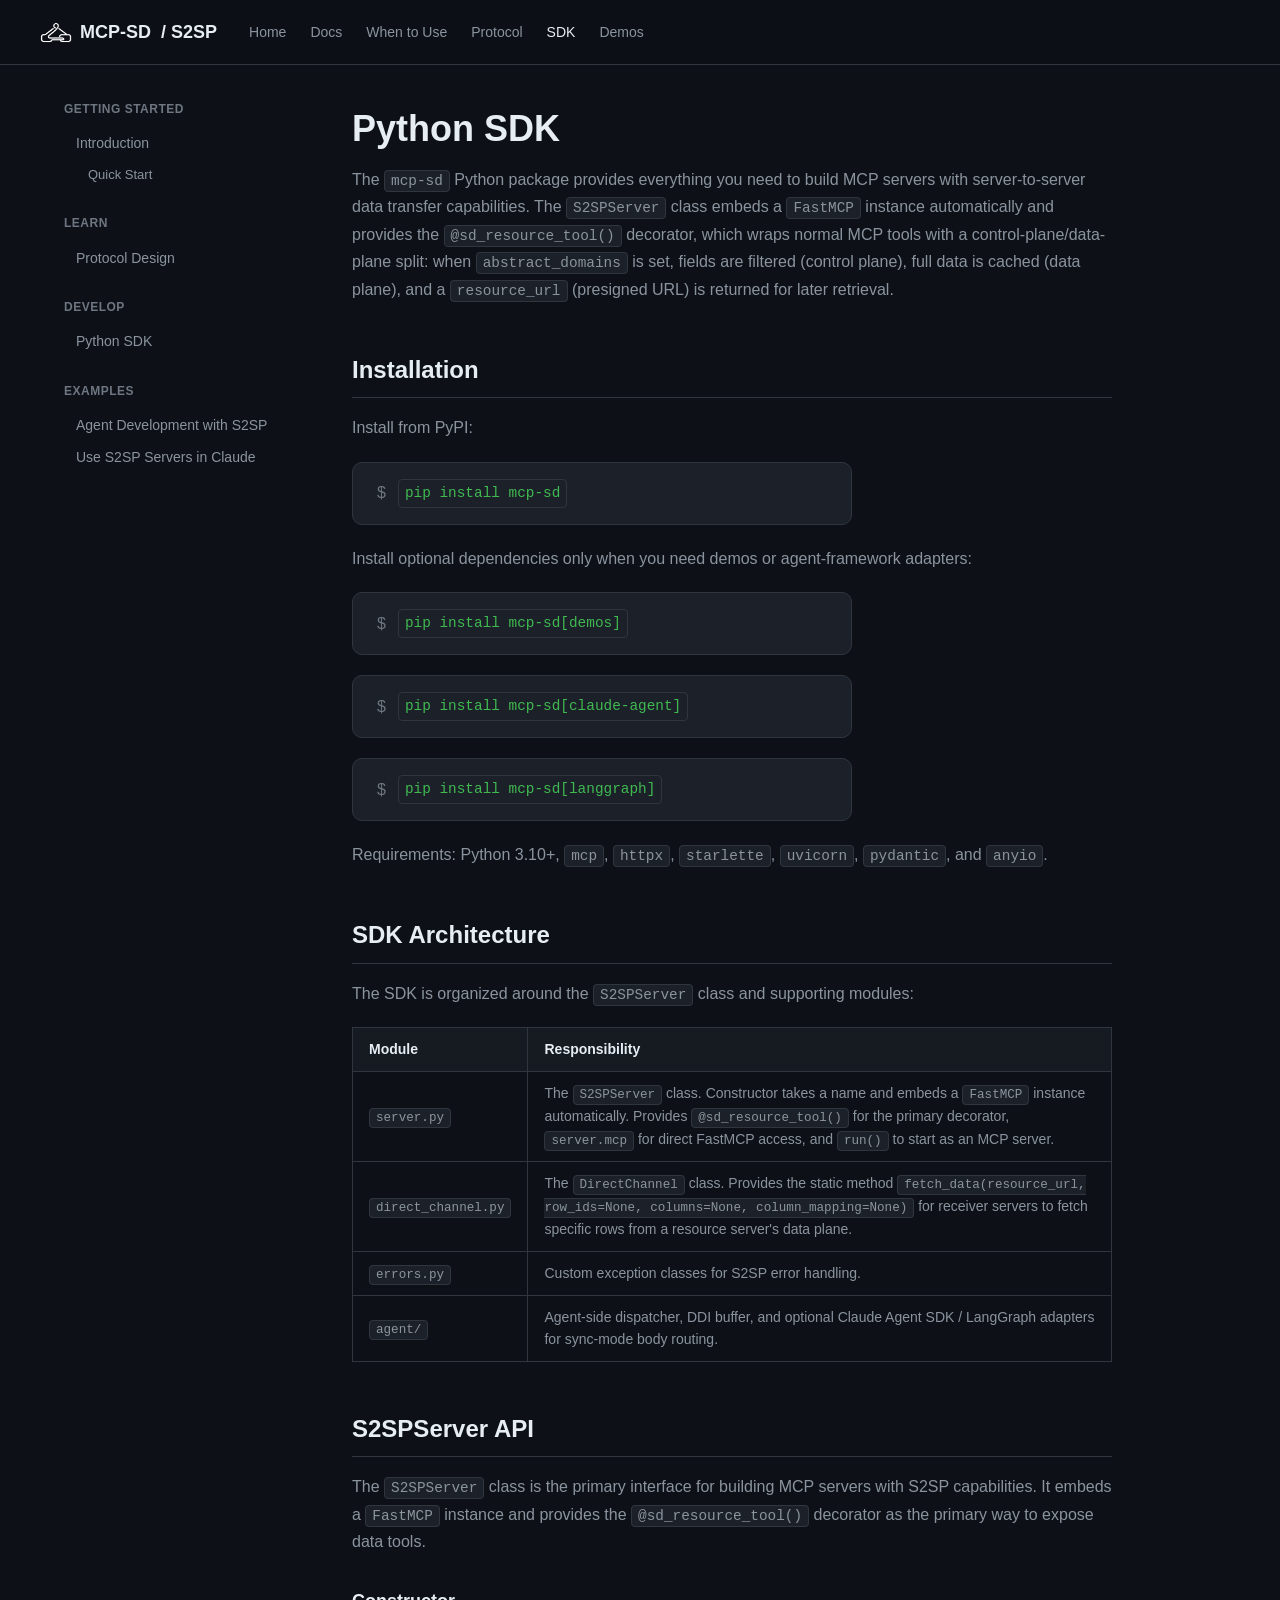
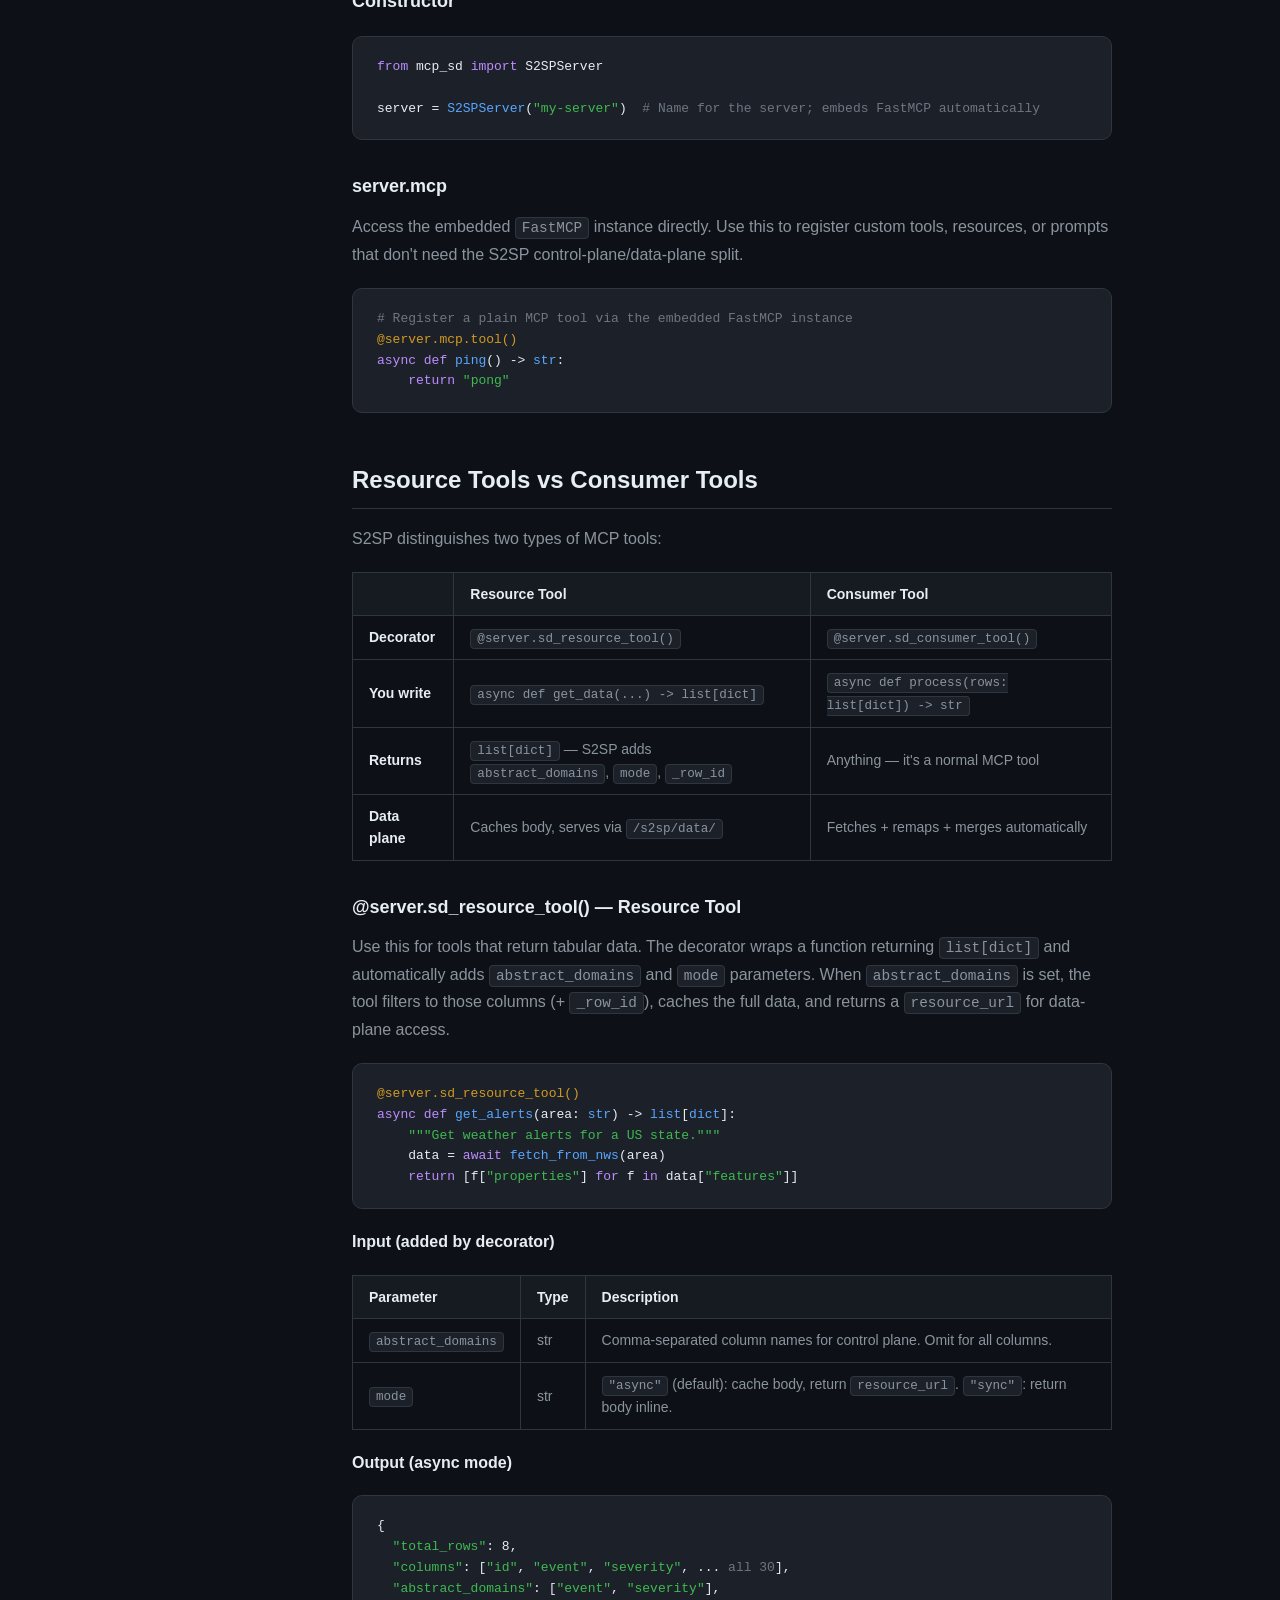
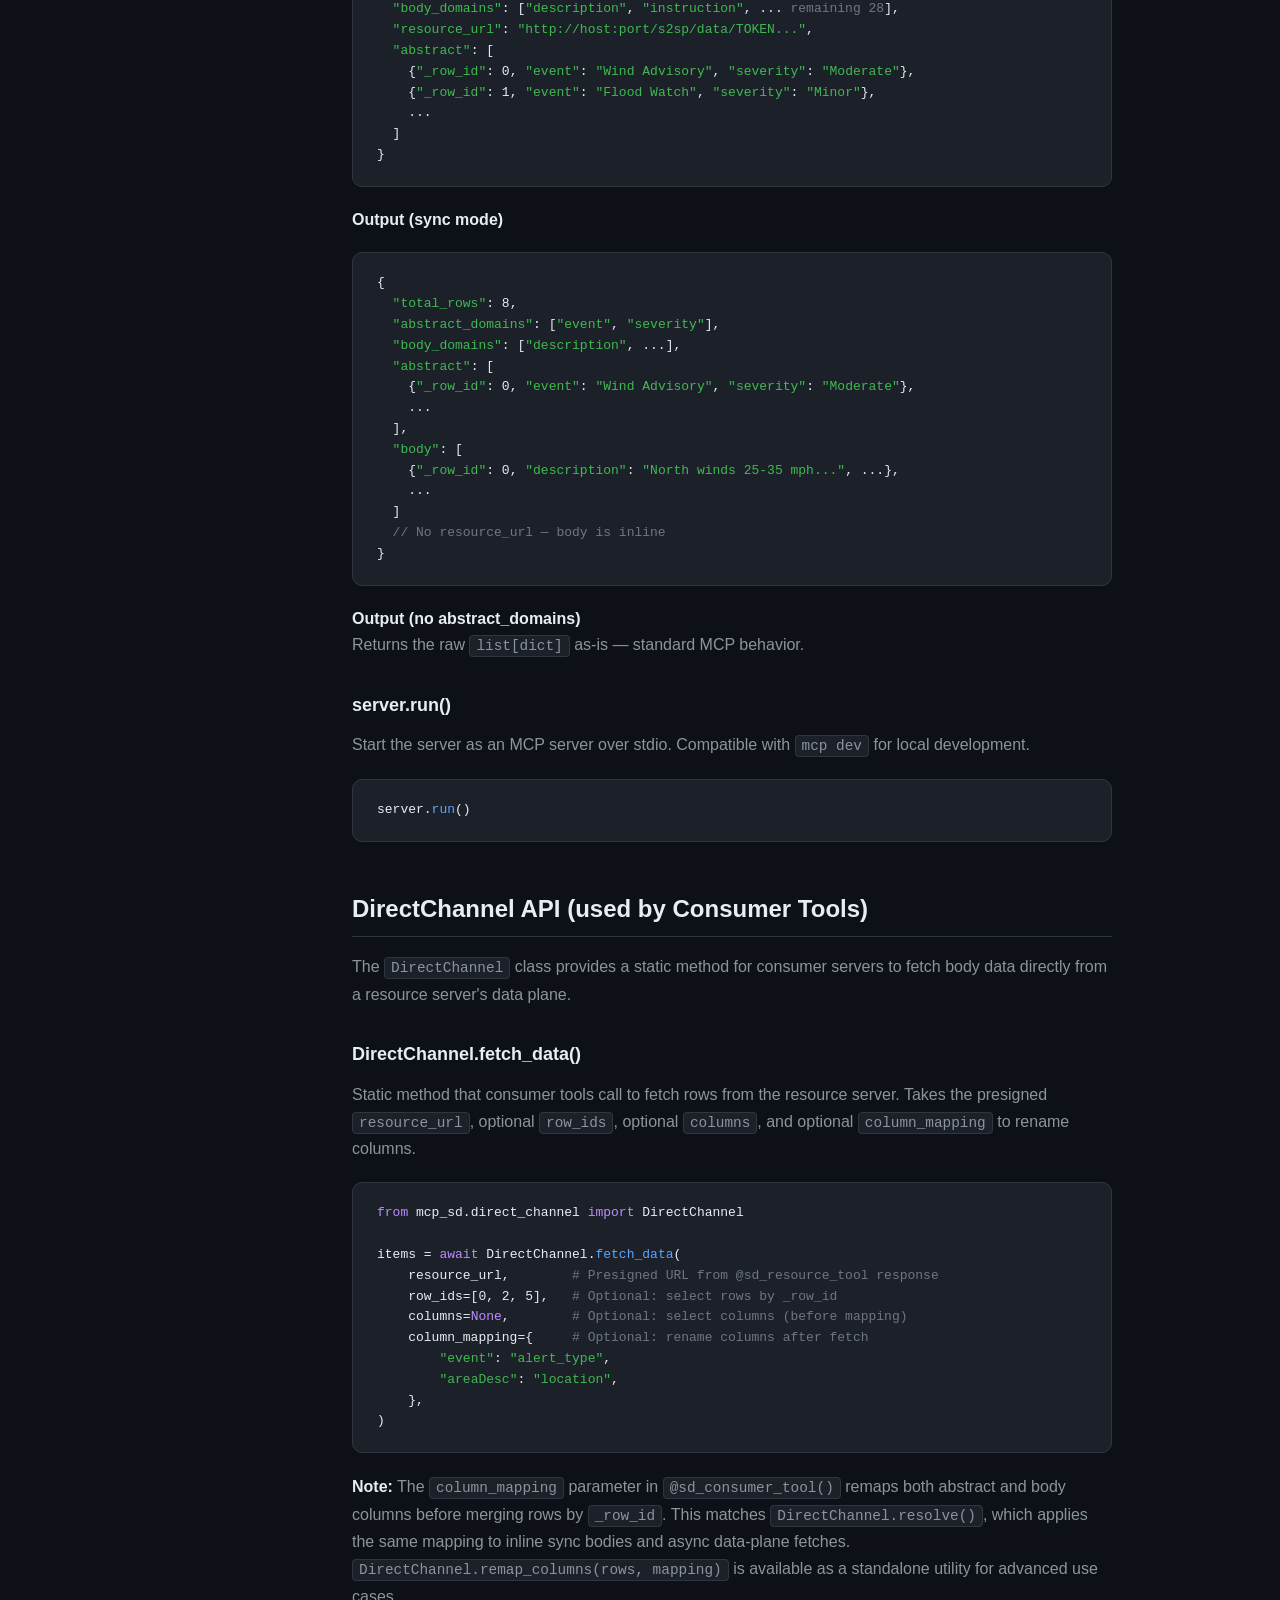
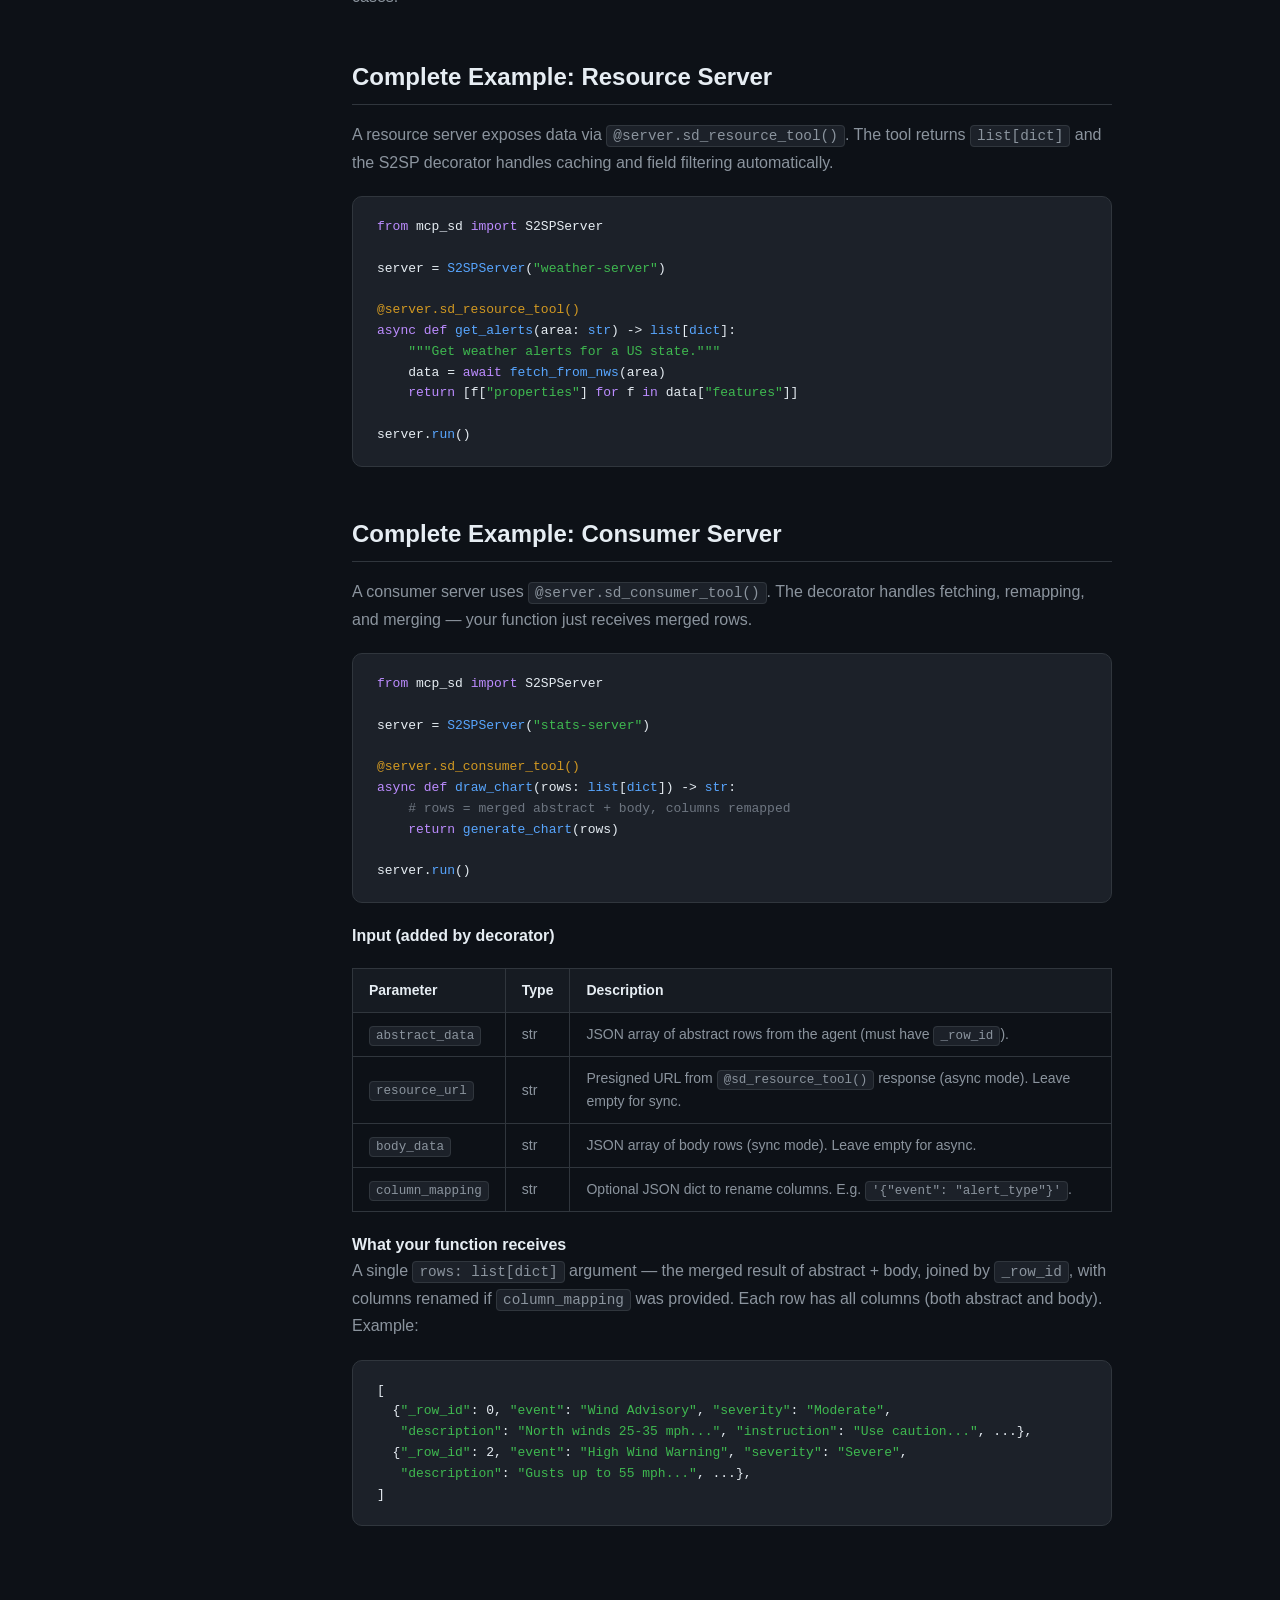
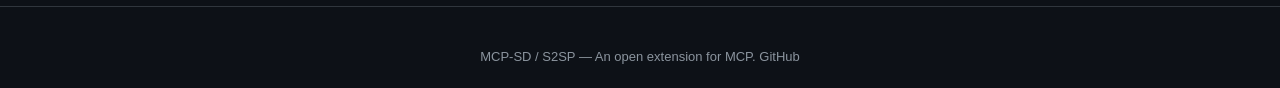
<file: docs/sdk.html>
<!DOCTYPE html>
<html lang="en">
<head>
    <meta charset="UTF-8">
    <meta name="viewport" content="width=device-width, initial-scale=1.0">
    <title>Python SDK - MCP-SD / S2SP</title>
    <link rel="stylesheet" href="../css/style.css">
</head>
<body>

<nav class="nav">
    <div class="nav-inner">
        <a href="../index.html" class="nav-logo">
            <img src="../images/s2sp_icon.png" class="logo-icon" alt="MCP-SD">
            MCP-SD <span class="nav-sub">/ S2SP</span>
        </a>
        <ul class="nav-links">
            <li><a href="../index.html">Home</a></li>
            <li><a href="introduction.html">Docs</a></li>
            <li><a href="when-to-use.html">When to Use</a></li>
            <li><a href="protocol.html">Protocol</a></li>
            <li><a href="sdk.html" class="active">SDK</a></li>
            <li><a href="demos.html">Demos</a>
            </li>
        </ul>
    </div>
</nav>

<div class="doc-layout">
        <aside class="sidebar">
        <div class="sidebar-section">
            <h4>Getting Started</h4>
            <a href="introduction.html">Introduction</a>
            <a href="introduction.html#quick-start" class="sub">Quick Start</a>
        </div>
        <div class="sidebar-section">
            <h4>Learn</h4>
            <a href="protocol.html">Protocol Design</a>
        </div>
        <div class="sidebar-section">
            <h4>Develop</h4>
            <a href="sdk.html">Python SDK</a>
        </div>
        <div class="sidebar-section">
            <h4>Examples</h4>
            <a href="demos.html">Agent Development with S2SP</a>
            <a href="tutorial.html">Use S2SP Servers in Claude</a>
        </div>
    </aside>

    <main class="doc-content">
        <h1>Python SDK</h1>
        <p>
            The <code>mcp-sd</code> Python package provides everything you need to build
            MCP servers with server-to-server data transfer capabilities. The
            <code>S2SPServer</code> class embeds a <code>FastMCP</code> instance automatically
            and provides the <code>@sd_resource_tool()</code> decorator, which wraps normal MCP tools
            with a control-plane/data-plane split: when <code>abstract_domains</code> is set,
            fields are filtered (control plane), full data is cached (data plane), and a
            <code>resource_url</code> (presigned URL) is returned for later retrieval.
        </p>

        <h2>Installation</h2>
        <p>Install from PyPI:</p>
        <div class="install-block">
            <span class="dollar">$</span>
            <code>pip install mcp-sd</code>
        </div>
        <p>Install optional dependencies only when you need demos or agent-framework adapters:</p>
        <div class="install-block">
            <span class="dollar">$</span>
            <code>pip install mcp-sd[demos]</code>
        </div>
        <div class="install-block">
            <span class="dollar">$</span>
            <code>pip install mcp-sd[claude-agent]</code>
        </div>
        <div class="install-block">
            <span class="dollar">$</span>
            <code>pip install mcp-sd[langgraph]</code>
        </div>
        <p>Requirements: Python 3.10+, <code>mcp</code>, <code>httpx</code>, <code>starlette</code>, <code>uvicorn</code>, <code>pydantic</code>, and <code>anyio</code>.</p>

        <h2>SDK Architecture</h2>
        <p>
            The SDK is organized around the <code>S2SPServer</code> class and supporting modules:
        </p>

        <table>
            <thead>
                <tr>
                    <th>Module</th>
                    <th>Responsibility</th>
                </tr>
            </thead>
            <tbody>
                <tr>
                    <td><code>server.py</code></td>
                    <td>The <code>S2SPServer</code> class. Constructor takes a name and embeds a <code>FastMCP</code> instance automatically. Provides <code>@sd_resource_tool()</code> for the primary decorator, <code>server.mcp</code> for direct FastMCP access, and <code>run()</code> to start as an MCP server.</td>
                </tr>
                <tr>
                    <td><code>direct_channel.py</code></td>
                    <td>The <code>DirectChannel</code> class. Provides the static method <code>fetch_data(resource_url, row_ids=None, columns=None, column_mapping=None)</code> for receiver servers to fetch specific rows from a resource server's data plane.</td>
                </tr>
                <tr>
                    <td><code>errors.py</code></td>
                    <td>Custom exception classes for S2SP error handling.</td>
                </tr>
                <tr>
                    <td><code>agent/</code></td>
                    <td>Agent-side dispatcher, DDI buffer, and optional Claude Agent SDK / LangGraph adapters for sync-mode body routing.</td>
                </tr>
            </tbody>
        </table>

        <h2 id="api-reference">S2SPServer API</h2>
        <p>
            The <code>S2SPServer</code> class is the primary interface for building MCP servers
            with S2SP capabilities. It embeds a <code>FastMCP</code> instance and provides the
            <code>@sd_resource_tool()</code> decorator as the primary way to expose data tools.
        </p>

        <h3>Constructor</h3>
        <div class="code-block">
            <pre><span class="keyword">from</span> mcp_sd <span class="keyword">import</span> S2SPServer

server = <span class="func">S2SPServer</span>(<span class="string">"my-server"</span>)  <span class="comment"># Name for the server; embeds FastMCP automatically</span></pre>
        </div>

        <h3>server.mcp</h3>
        <p>
            Access the embedded <code>FastMCP</code> instance directly. Use this to register
            custom tools, resources, or prompts that don't need the S2SP control-plane/data-plane
            split.
        </p>
        <div class="code-block">
            <pre><span class="comment"># Register a plain MCP tool via the embedded FastMCP instance</span>
<span class="decorator">@server.mcp.tool()</span>
<span class="keyword">async def</span> <span class="func">ping</span>() -> <span class="func">str</span>:
    <span class="keyword">return</span> <span class="string">"pong"</span></pre>
        </div>

        <h2>Resource Tools vs Consumer Tools</h2>
        <p>
            S2SP distinguishes two types of MCP tools:
        </p>
        <table>
            <thead>
                <tr><th></th><th>Resource Tool</th><th>Consumer Tool</th></tr>
            </thead>
            <tbody>
                <tr>
                    <td><strong>Decorator</strong></td>
                    <td><code>@server.sd_resource_tool()</code></td>
                    <td><code>@server.sd_consumer_tool()</code></td>
                </tr>
                <tr>
                    <td><strong>You write</strong></td>
                    <td><code>async def get_data(...) -> list[dict]</code></td>
                    <td><code>async def process(rows: list[dict]) -> str</code></td>
                </tr>
                <tr>
                    <td><strong>Returns</strong></td>
                    <td><code>list[dict]</code> &mdash; S2SP adds <code>abstract_domains</code>, <code>mode</code>, <code>_row_id</code></td>
                    <td>Anything &mdash; it's a normal MCP tool</td>
                </tr>
                <tr>
                    <td><strong>Data plane</strong></td>
                    <td>Caches body, serves via <code>/s2sp/data/</code></td>
                    <td>Fetches + remaps + merges automatically</td>
                </tr>
            </tbody>
        </table>

        <h3>@server.sd_resource_tool() &mdash; Resource Tool</h3>
        <p>
            Use this for tools that return tabular data. The decorator wraps a function
            returning <code>list[dict]</code> and automatically adds <code>abstract_domains</code>
            and <code>mode</code> parameters. When <code>abstract_domains</code> is set, the tool
            filters to those columns (+ <code>_row_id</code>), caches the full data, and returns
            a <code>resource_url</code> for data-plane access.
        </p>
        <div class="code-block">
            <pre><span class="decorator">@server.sd_resource_tool()</span>
<span class="keyword">async def</span> <span class="func">get_alerts</span>(area: <span class="func">str</span>) -> <span class="func">list</span>[<span class="func">dict</span>]:
    <span class="string">"""Get weather alerts for a US state."""</span>
    data = <span class="keyword">await</span> <span class="func">fetch_from_nws</span>(area)
    <span class="keyword">return</span> [f[<span class="string">"properties"</span>] <span class="keyword">for</span> f <span class="keyword">in</span> data[<span class="string">"features"</span>]]</pre>
        </div>
        <h4>Input (added by decorator)</h4>
        <table>
            <thead><tr><th>Parameter</th><th>Type</th><th>Description</th></tr></thead>
            <tbody>
                <tr><td><code>abstract_domains</code></td><td>str</td><td>Comma-separated column names for control plane. Omit for all columns.</td></tr>
                <tr><td><code>mode</code></td><td>str</td><td><code>"async"</code> (default): cache body, return <code>resource_url</code>. <code>"sync"</code>: return body inline.</td></tr>
            </tbody>
        </table>

        <h4>Output (async mode)</h4>
        <div class="code-block">
            <pre>{
  <span class="string">"total_rows"</span>: 8,
  <span class="string">"columns"</span>: [<span class="string">"id"</span>, <span class="string">"event"</span>, <span class="string">"severity"</span>, ... <span class="comment">all 30</span>],
  <span class="string">"abstract_domains"</span>: [<span class="string">"event"</span>, <span class="string">"severity"</span>],
  <span class="string">"body_domains"</span>: [<span class="string">"description"</span>, <span class="string">"instruction"</span>, ... <span class="comment">remaining 28</span>],
  <span class="string">"resource_url"</span>: <span class="string">"http://host:port/s2sp/data/TOKEN..."</span>,
  <span class="string">"abstract"</span>: [
    {<span class="string">"_row_id"</span>: 0, <span class="string">"event"</span>: <span class="string">"Wind Advisory"</span>, <span class="string">"severity"</span>: <span class="string">"Moderate"</span>},
    {<span class="string">"_row_id"</span>: 1, <span class="string">"event"</span>: <span class="string">"Flood Watch"</span>, <span class="string">"severity"</span>: <span class="string">"Minor"</span>},
    ...
  ]
}</pre>
        </div>

        <h4>Output (sync mode)</h4>
        <div class="code-block">
            <pre>{
  <span class="string">"total_rows"</span>: 8,
  <span class="string">"abstract_domains"</span>: [<span class="string">"event"</span>, <span class="string">"severity"</span>],
  <span class="string">"body_domains"</span>: [<span class="string">"description"</span>, ...],
  <span class="string">"abstract"</span>: [
    {<span class="string">"_row_id"</span>: 0, <span class="string">"event"</span>: <span class="string">"Wind Advisory"</span>, <span class="string">"severity"</span>: <span class="string">"Moderate"</span>},
    ...
  ],
  <span class="string">"body"</span>: [
    {<span class="string">"_row_id"</span>: 0, <span class="string">"description"</span>: <span class="string">"North winds 25-35 mph..."</span>, ...},
    ...
  ]
  <span class="comment">// No resource_url — body is inline</span>
}</pre>
        </div>

        <h4>Output (no abstract_domains)</h4>
        <p>Returns the raw <code>list[dict]</code> as-is — standard MCP behavior.</p>

        <h3>server.run()</h3>
        <p>
            Start the server as an MCP server over stdio. Compatible with <code>mcp dev</code>
            for local development.
        </p>
        <div class="code-block">
            <pre>server.<span class="func">run</span>()</pre>
        </div>

        <h2>DirectChannel API (used by Consumer Tools)</h2>
        <p>
            The <code>DirectChannel</code> class provides a static method for consumer servers
            to fetch body data directly from a resource server's data plane.
        </p>

        <h3>DirectChannel.fetch_data()</h3>
        <p>
            Static method that consumer tools call to fetch rows from the resource
            server. Takes the presigned <code>resource_url</code>, optional
            <code>row_ids</code>, optional <code>columns</code>, and optional
            <code>column_mapping</code> to rename columns.
        </p>
        <div class="code-block">
            <pre><span class="keyword">from</span> mcp_sd.direct_channel <span class="keyword">import</span> DirectChannel

items = <span class="keyword">await</span> DirectChannel.<span class="func">fetch_data</span>(
    resource_url,        <span class="comment"># Presigned URL from @sd_resource_tool response</span>
    row_ids=[0, 2, 5],   <span class="comment"># Optional: select rows by _row_id</span>
    columns=<span class="keyword">None</span>,        <span class="comment"># Optional: select columns (before mapping)</span>
    column_mapping={     <span class="comment"># Optional: rename columns after fetch</span>
        <span class="string">"event"</span>: <span class="string">"alert_type"</span>,
        <span class="string">"areaDesc"</span>: <span class="string">"location"</span>,
    },
)</pre>
        </div>

        <p>
            <strong>Note:</strong> The <code>column_mapping</code> parameter in
            <code>@sd_consumer_tool()</code> remaps both abstract and body columns
            before merging rows by <code>_row_id</code>. This matches
            <code>DirectChannel.resolve()</code>, which applies the same mapping
            to inline sync bodies and async data-plane fetches.
            <code>DirectChannel.remap_columns(rows, mapping)</code> is available
            as a standalone utility for advanced use cases.
        </p>

        <h2>Complete Example: Resource Server</h2>
        <p>
            A resource server exposes data via <code>@server.sd_resource_tool()</code>. The tool returns
            <code>list[dict]</code> and the S2SP decorator handles caching and field filtering
            automatically.
        </p>
        <div class="code-block">
            <pre><span class="keyword">from</span> mcp_sd <span class="keyword">import</span> S2SPServer

server = <span class="func">S2SPServer</span>(<span class="string">"weather-server"</span>)

<span class="decorator">@server.sd_resource_tool()</span>
<span class="keyword">async def</span> <span class="func">get_alerts</span>(area: <span class="func">str</span>) -> <span class="func">list</span>[<span class="func">dict</span>]:
    <span class="string">"""Get weather alerts for a US state."""</span>
    data = <span class="keyword">await</span> <span class="func">fetch_from_nws</span>(area)
    <span class="keyword">return</span> [f[<span class="string">"properties"</span>] <span class="keyword">for</span> f <span class="keyword">in</span> data[<span class="string">"features"</span>]]

server.<span class="func">run</span>()</pre>
        </div>

        <h2>Complete Example: Consumer Server</h2>
        <p>
            A consumer server uses <code>@server.sd_consumer_tool()</code>. The decorator
            handles fetching, remapping, and merging &mdash; your function just receives
            merged rows.
        </p>
        <div class="code-block">
            <pre><span class="keyword">from</span> mcp_sd <span class="keyword">import</span> S2SPServer

server = <span class="func">S2SPServer</span>(<span class="string">"stats-server"</span>)

<span class="decorator">@server.sd_consumer_tool()</span>
<span class="keyword">async def</span> <span class="func">draw_chart</span>(rows: <span class="func">list</span>[<span class="func">dict</span>]) -> <span class="func">str</span>:
    <span class="comment"># rows = merged abstract + body, columns remapped</span>
    <span class="keyword">return</span> <span class="func">generate_chart</span>(rows)

server.<span class="func">run</span>()</pre>
        </div>

        <h4>Input (added by decorator)</h4>
        <table>
            <thead><tr><th>Parameter</th><th>Type</th><th>Description</th></tr></thead>
            <tbody>
                <tr><td><code>abstract_data</code></td><td>str</td><td>JSON array of abstract rows from the agent (must have <code>_row_id</code>).</td></tr>
                <tr><td><code>resource_url</code></td><td>str</td><td>Presigned URL from <code>@sd_resource_tool()</code> response (async mode). Leave empty for sync.</td></tr>
                <tr><td><code>body_data</code></td><td>str</td><td>JSON array of body rows (sync mode). Leave empty for async.</td></tr>
                <tr><td><code>column_mapping</code></td><td>str</td><td>Optional JSON dict to rename columns. E.g. <code>'{"event": "alert_type"}'</code>.</td></tr>
            </tbody>
        </table>

        <h4>What your function receives</h4>
        <p>
            A single <code>rows: list[dict]</code> argument &mdash; the merged result of
            abstract + body, joined by <code>_row_id</code>, with columns renamed if
            <code>column_mapping</code> was provided. Each row has all columns (both
            abstract and body). Example:
        </p>
        <div class="code-block">
            <pre>[
  {<span class="string">"_row_id"</span>: 0, <span class="string">"event"</span>: <span class="string">"Wind Advisory"</span>, <span class="string">"severity"</span>: <span class="string">"Moderate"</span>,
   <span class="string">"description"</span>: <span class="string">"North winds 25-35 mph..."</span>, <span class="string">"instruction"</span>: <span class="string">"Use caution..."</span>, ...},
  {<span class="string">"_row_id"</span>: 2, <span class="string">"event"</span>: <span class="string">"High Wind Warning"</span>, <span class="string">"severity"</span>: <span class="string">"Severe"</span>,
   <span class="string">"description"</span>: <span class="string">"Gusts up to 55 mph..."</span>, ...},
]</pre>
        </div>
    </main>
</div>

<footer class="footer">
    <p>MCP-SD / S2SP &mdash; An open extension for MCP. <a href="https://github.com/mcp-sd/python-sdk">GitHub</a></p>
</footer>

</body>
</html>
</file>
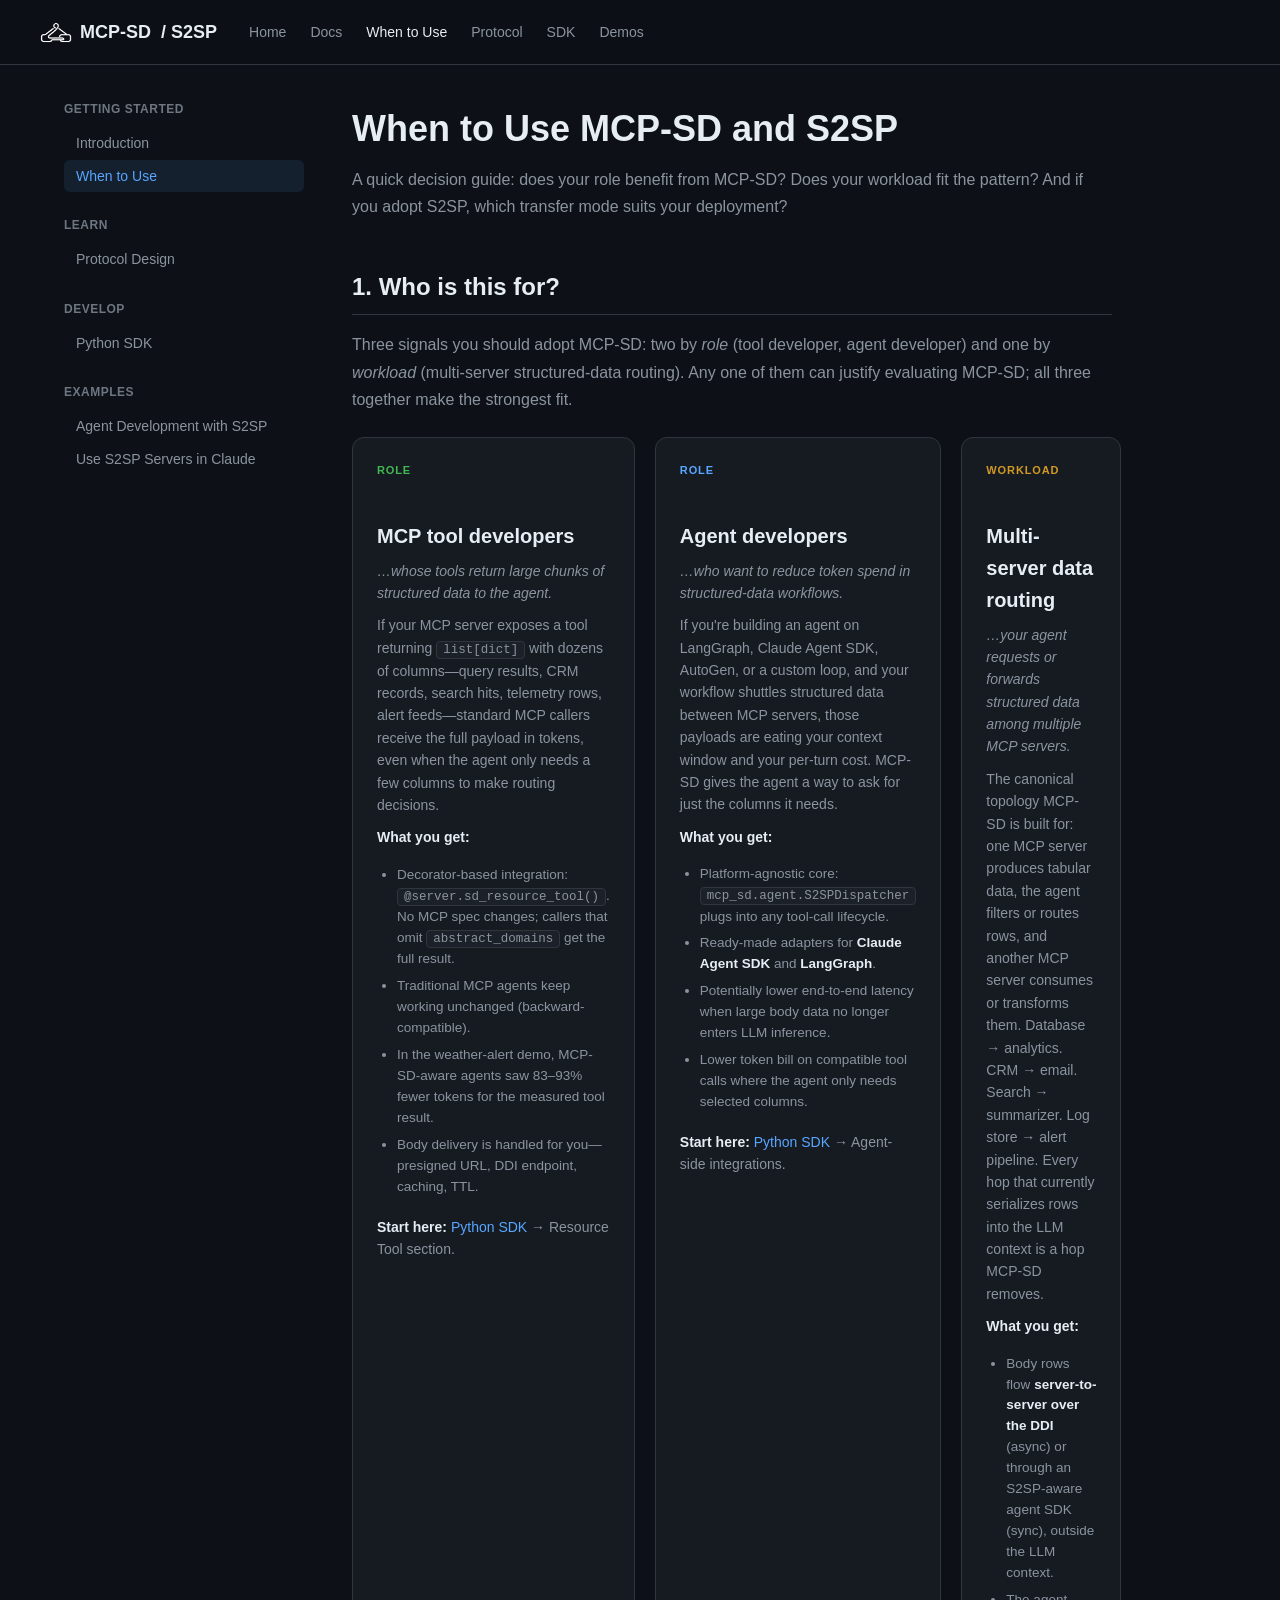
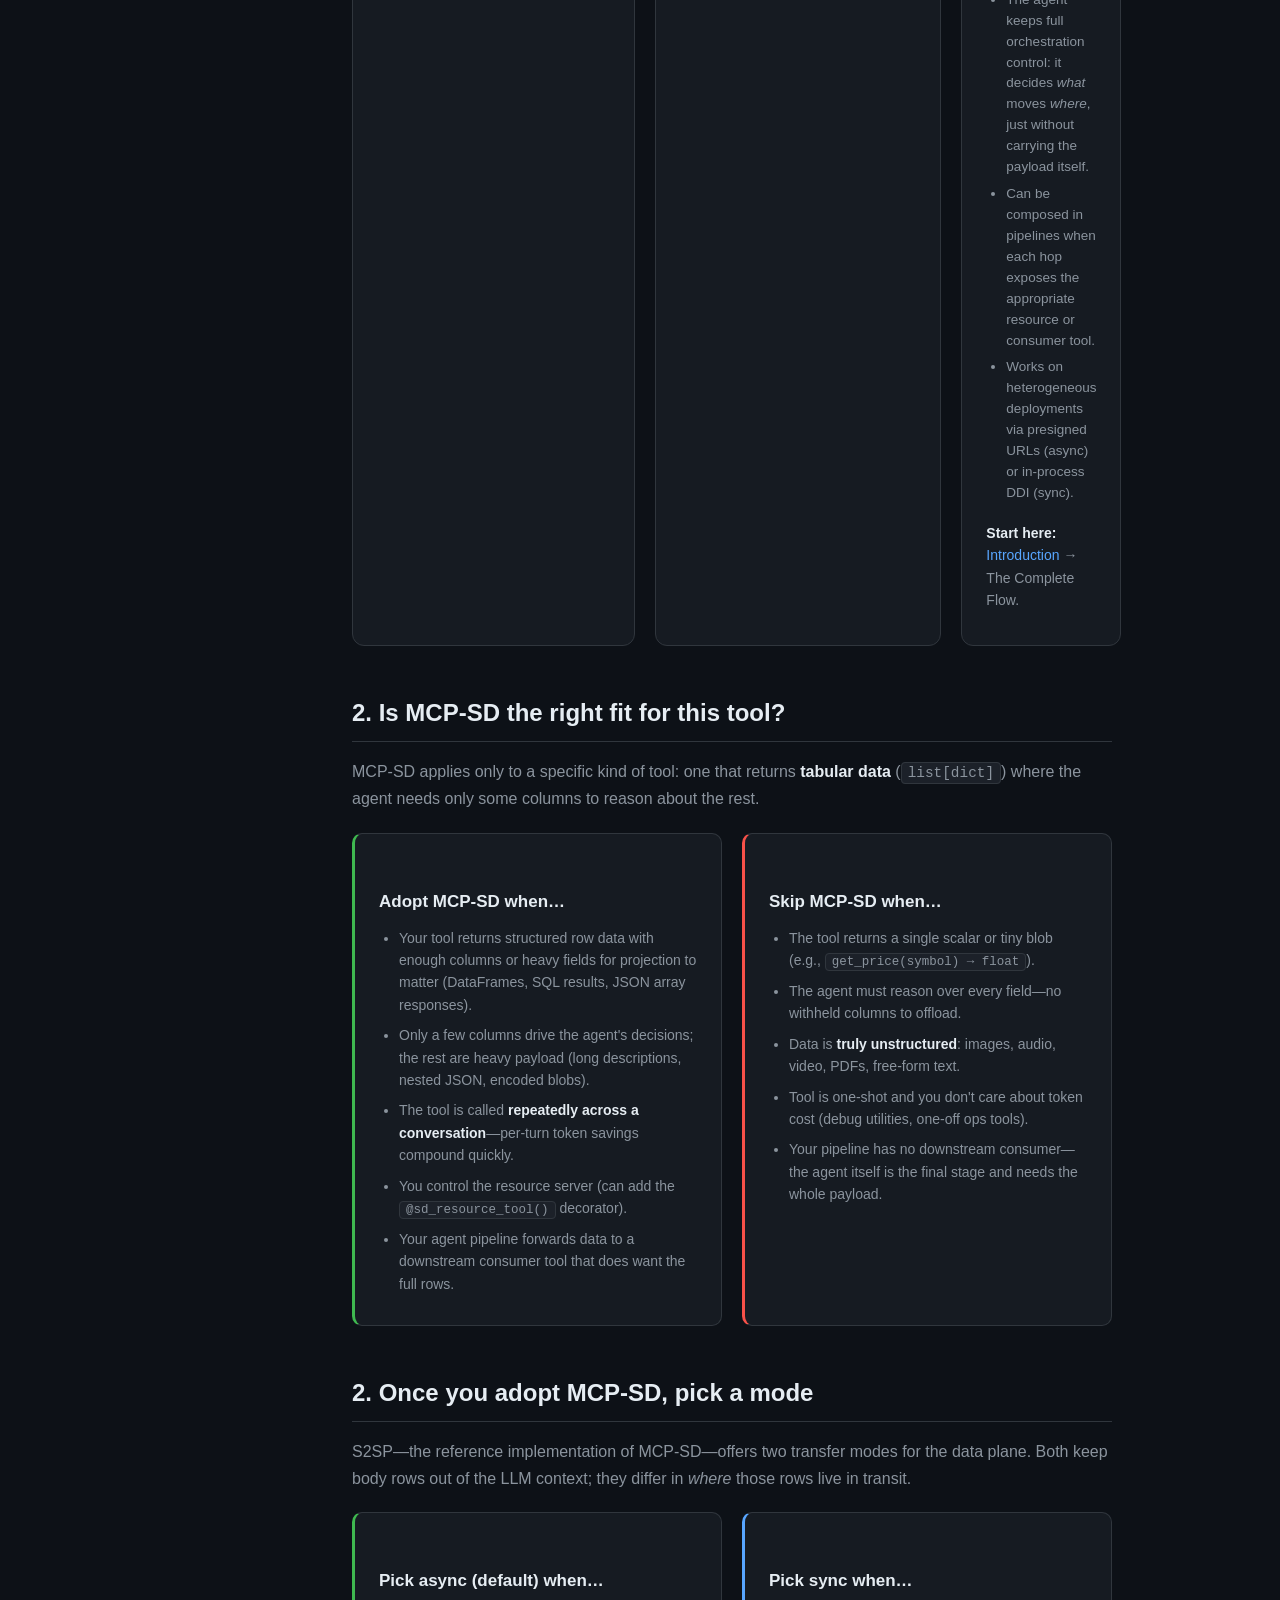
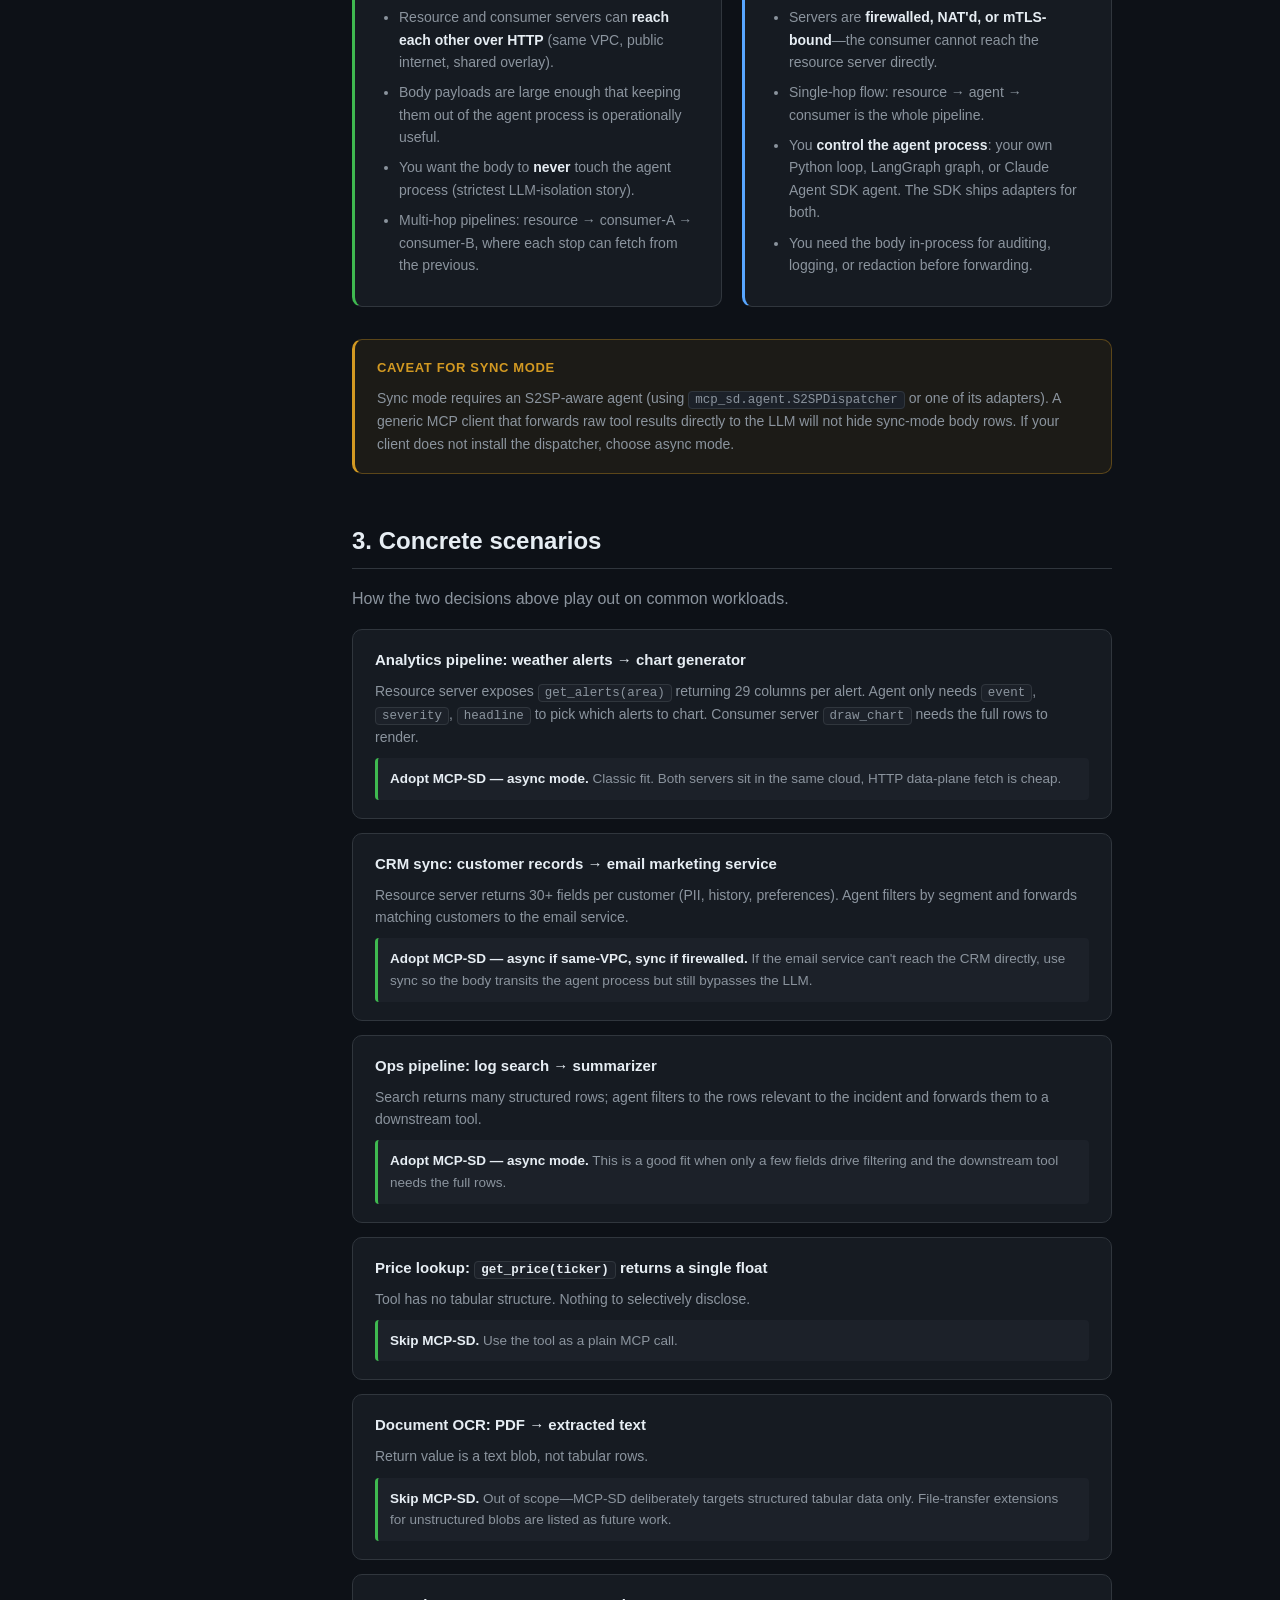
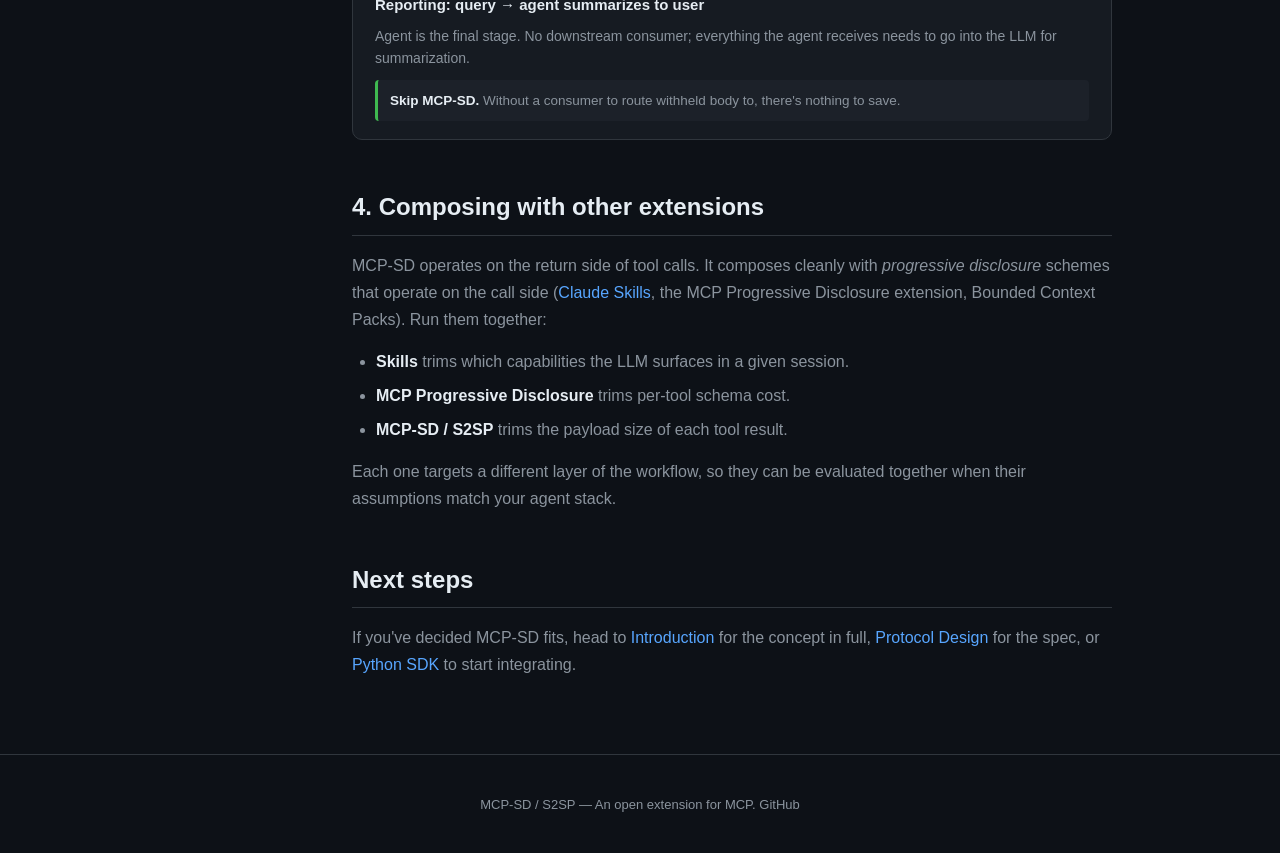
<file: docs/when-to-use.html>
<!DOCTYPE html>
<html lang="en">
<head>
    <meta charset="UTF-8">
    <meta name="viewport" content="width=device-width, initial-scale=1.0">
    <title>When to Use - MCP-SD / S2SP</title>
    <link rel="stylesheet" href="../css/style.css">
</head>
<body>

<nav class="nav">
    <div class="nav-inner">
        <a href="../index.html" class="nav-logo">
            <img src="../images/s2sp_icon.png" class="logo-icon" alt="MCP-SD">
            MCP-SD <span class="nav-sub">/ S2SP</span>
        </a>
        <ul class="nav-links">
            <li><a href="../index.html">Home</a></li>
            <li><a href="introduction.html">Docs</a></li>
            <li><a href="when-to-use.html" class="active">When to Use</a></li>
            <li><a href="protocol.html">Protocol</a></li>
            <li><a href="sdk.html">SDK</a></li>
            <li><a href="demos.html">Demos</a></li>
        </ul>
    </div>
</nav>

<div class="doc-layout">
    <aside class="sidebar">
        <div class="sidebar-section">
            <h4>Getting Started</h4>
            <a href="introduction.html">Introduction</a>
            <a href="when-to-use.html" class="active">When to Use</a>
        </div>
        <div class="sidebar-section">
            <h4>Learn</h4>
            <a href="protocol.html">Protocol Design</a>
        </div>
        <div class="sidebar-section">
            <h4>Develop</h4>
            <a href="sdk.html">Python SDK</a>
        </div>
        <div class="sidebar-section">
            <h4>Examples</h4>
            <a href="demos.html">Agent Development with S2SP</a>
            <a href="tutorial.html">Use S2SP Servers in Claude</a>
        </div>
    </aside>

    <main class="doc-content">
        <h1>When to Use MCP-SD and S2SP</h1>
        <p>
            A quick decision guide: does your role benefit from MCP-SD? Does your workload
            fit the pattern? And if you adopt S2SP, which transfer mode suits your deployment?
        </p>

        <!-- ============================================== -->
        <h2 id="who">1. Who is this for?</h2>
        <p>
            Three signals you should adopt MCP-SD: two by <em>role</em> (tool developer,
            agent developer) and one by <em>workload</em> (multi-server structured-data
            routing). Any one of them can justify evaluating MCP-SD; all three together
            make the strongest fit.
        </p>

        <div class="persona-grid">
            <div class="persona-card">
                <div class="persona-tag" style="color: var(--green);">Role</div>
                <h3>MCP tool developers</h3>
                <p class="persona-lead">&hellip;whose tools return large chunks of structured data to the agent.</p>
                <p>
                    If your MCP server exposes a tool returning <code>list[dict]</code> with dozens
                    of columns&mdash;query results, CRM records, search hits, telemetry rows,
                    alert feeds&mdash;standard MCP callers receive the full payload in tokens, even
                    when the agent only needs a few columns to make routing decisions.
                </p>
                <p><strong>What you get:</strong></p>
                <ul>
                    <li>Decorator-based integration: <code>@server.sd_resource_tool()</code>. No MCP spec changes; callers that omit <code>abstract_domains</code> get the full result.</li>
                    <li>Traditional MCP agents keep working unchanged (backward-compatible).</li>
                    <li>In the weather-alert demo, MCP-SD-aware agents saw 83&ndash;93% fewer tokens for the measured tool result.</li>
                    <li>Body delivery is handled for you&mdash;presigned URL, DDI endpoint, caching, TTL.</li>
                </ul>
                <p><strong>Start here:</strong> <a href="sdk.html">Python SDK</a> &rarr; Resource Tool section.</p>
            </div>

            <div class="persona-card">
                <div class="persona-tag" style="color: var(--blue);">Role</div>
                <h3>Agent developers</h3>
                <p class="persona-lead">&hellip;who want to reduce token spend in structured-data workflows.</p>
                <p>
                    If you're building an agent on LangGraph, Claude Agent SDK, AutoGen, or a
                    custom loop, and your workflow shuttles structured data between MCP servers,
                    those payloads are eating your context window and your per-turn cost. MCP-SD
                    gives the agent a way to ask for just the columns it needs.
                </p>
                <p><strong>What you get:</strong></p>
                <ul>
                    <li>Platform-agnostic core: <code>mcp_sd.agent.S2SPDispatcher</code> plugs into any tool-call lifecycle.</li>
                    <li>Ready-made adapters for <strong>Claude Agent SDK</strong> and <strong>LangGraph</strong>.</li>
                    <li>Potentially lower end-to-end latency when large body data no longer enters LLM inference.</li>
                    <li>Lower token bill on compatible tool calls where the agent only needs selected columns.</li>
                </ul>
                <p><strong>Start here:</strong> <a href="sdk.html">Python SDK</a> &rarr; Agent-side integrations.</p>
            </div>

            <div class="persona-card">
                <div class="persona-tag" style="color: var(--orange);">Workload</div>
                <h3>Multi-server data routing</h3>
                <p class="persona-lead">&hellip;your agent requests or forwards structured data among multiple MCP servers.</p>
                <p>
                    The canonical topology MCP-SD is built for: one MCP server produces
                    tabular data, the agent filters or routes rows, and another MCP server
                    consumes or transforms them. Database &rarr; analytics. CRM &rarr; email.
                    Search &rarr; summarizer. Log store &rarr; alert pipeline. Every hop that
                    currently serializes rows into the LLM context is a hop MCP-SD removes.
                </p>
                <p><strong>What you get:</strong></p>
                <ul>
                    <li>Body rows flow <strong>server-to-server over the DDI</strong> (async) or through an S2SP-aware agent SDK (sync), outside the LLM context.</li>
                    <li>The agent keeps full orchestration control: it decides <em>what</em> moves <em>where</em>, just without carrying the payload itself.</li>
                    <li>Can be composed in pipelines when each hop exposes the appropriate resource or consumer tool.</li>
                    <li>Works on heterogeneous deployments via presigned URLs (async) or in-process DDI (sync).</li>
                </ul>
                <p><strong>Start here:</strong> <a href="introduction.html">Introduction</a> &rarr; The Complete Flow.</p>
            </div>
        </div>

        <!-- ============================================== -->
        <h2 id="mcp-sd-fit">2. Is MCP-SD the right fit for this tool?</h2>
        <p>
            MCP-SD applies only to a specific kind of tool: one that returns
            <strong>tabular data</strong> (<code>list[dict]</code>) where the agent
            needs only some columns to reason about the rest.
        </p>

        <div class="fit-grid">
            <div class="fit-card fit-yes">
                <h3>Adopt MCP-SD when&hellip;</h3>
                <ul>
                    <li>Your tool returns structured row data with enough columns or heavy fields for projection to matter (DataFrames, SQL results, JSON array responses).</li>
                    <li>Only a few columns drive the agent's decisions; the rest are heavy payload (long descriptions, nested JSON, encoded blobs).</li>
                    <li>The tool is called <strong>repeatedly across a conversation</strong>&mdash;per-turn token savings compound quickly.</li>
                    <li>You control the resource server (can add the <code>@sd_resource_tool()</code> decorator).</li>
                    <li>Your agent pipeline forwards data to a downstream consumer tool that does want the full rows.</li>
                </ul>
            </div>
            <div class="fit-card fit-no">
                <h3>Skip MCP-SD when&hellip;</h3>
                <ul>
                    <li>The tool returns a single scalar or tiny blob (e.g., <code>get_price(symbol) &rarr; float</code>).</li>
                    <li>The agent must reason over every field&mdash;no withheld columns to offload.</li>
                    <li>Data is <strong>truly unstructured</strong>: images, audio, video, PDFs, free-form text.</li>
                    <li>Tool is one-shot and you don't care about token cost (debug utilities, one-off ops tools).</li>
                    <li>Your pipeline has no downstream consumer&mdash;the agent itself is the final stage and needs the whole payload.</li>
                </ul>
            </div>
        </div>

        <!-- ============================================== -->
        <h2 id="mode-choice">2. Once you adopt MCP-SD, pick a mode</h2>
        <p>
            S2SP&mdash;the reference implementation of MCP-SD&mdash;offers two transfer
            modes for the data plane. Both keep body rows out of the LLM context; they
            differ in <em>where</em> those rows live in transit.
        </p>

        <div class="fit-grid">
            <div class="fit-card fit-async">
                <h3>Pick <strong>async</strong> (default) when&hellip;</h3>
                <ul>
                    <li>Resource and consumer servers can <strong>reach each other over HTTP</strong> (same VPC, public internet, shared overlay).</li>
                    <li>Body payloads are large enough that keeping them out of the agent process is operationally useful.</li>
                    <li>You want the body to <strong>never</strong> touch the agent process (strictest LLM-isolation story).</li>
                    <li>Multi-hop pipelines: resource &rarr; consumer-A &rarr; consumer-B, where each stop can fetch from the previous.</li>
                </ul>
            </div>
            <div class="fit-card fit-sync">
                <h3>Pick <strong>sync</strong> when&hellip;</h3>
                <ul>
                    <li>Servers are <strong>firewalled, NAT'd, or mTLS-bound</strong>&mdash;the consumer cannot reach the resource server directly.</li>
                    <li>Single-hop flow: resource &rarr; agent &rarr; consumer is the whole pipeline.</li>
                    <li>You <strong>control the agent process</strong>: your own Python loop, LangGraph graph, or Claude Agent SDK agent. The SDK ships adapters for both.</li>
                    <li>You need the body in-process for auditing, logging, or redaction before forwarding.</li>
                </ul>
            </div>
        </div>

        <div class="fit-warning">
            <div class="fit-warning-title">Caveat for sync mode</div>
            <p>
                Sync mode requires an S2SP-aware agent (using <code>mcp_sd.agent.S2SPDispatcher</code> or one of its adapters). A generic MCP client that forwards raw tool results directly to the LLM will not hide sync-mode body rows. If your client does not install the dispatcher, choose async mode.
            </p>
        </div>

        <!-- ============================================== -->
        <h2 id="scenarios">3. Concrete scenarios</h2>
        <p>
            How the two decisions above play out on common workloads.
        </p>

        <div class="scenario">
            <div class="scenario-title">Analytics pipeline: weather alerts &rarr; chart generator</div>
            <p>
                Resource server exposes <code>get_alerts(area)</code> returning 29 columns per alert. Agent only needs <code>event</code>, <code>severity</code>, <code>headline</code> to pick which alerts to chart. Consumer server <code>draw_chart</code> needs the full rows to render.
            </p>
            <div class="scenario-verdict"><strong>Adopt MCP-SD &mdash; async mode.</strong> Classic fit. Both servers sit in the same cloud, HTTP data-plane fetch is cheap.</div>
        </div>

        <div class="scenario">
            <div class="scenario-title">CRM sync: customer records &rarr; email marketing service</div>
            <p>
                Resource server returns 30+ fields per customer (PII, history, preferences). Agent filters by segment and forwards matching customers to the email service.
            </p>
            <div class="scenario-verdict"><strong>Adopt MCP-SD &mdash; async if same-VPC, sync if firewalled.</strong> If the email service can't reach the CRM directly, use sync so the body transits the agent process but still bypasses the LLM.</div>
        </div>

        <div class="scenario">
            <div class="scenario-title">Ops pipeline: log search &rarr; summarizer</div>
            <p>
                Search returns many structured rows; agent filters to the rows relevant to the incident and forwards them to a downstream tool.
            </p>
            <div class="scenario-verdict"><strong>Adopt MCP-SD &mdash; async mode.</strong> This is a good fit when only a few fields drive filtering and the downstream tool needs the full rows.</div>
        </div>

        <div class="scenario">
            <div class="scenario-title">Price lookup: <code>get_price(ticker)</code> returns a single float</div>
            <p>
                Tool has no tabular structure. Nothing to selectively disclose.
            </p>
            <div class="scenario-verdict"><strong>Skip MCP-SD.</strong> Use the tool as a plain MCP call.</div>
        </div>

        <div class="scenario">
            <div class="scenario-title">Document OCR: PDF &rarr; extracted text</div>
            <p>
                Return value is a text blob, not tabular rows.
            </p>
            <div class="scenario-verdict"><strong>Skip MCP-SD.</strong> Out of scope&mdash;MCP-SD deliberately targets structured tabular data only. File-transfer extensions for unstructured blobs are listed as future work.</div>
        </div>

        <div class="scenario">
            <div class="scenario-title">Reporting: query &rarr; agent summarizes to user</div>
            <p>
                Agent is the final stage. No downstream consumer; everything the agent receives needs to go into the LLM for summarization.
            </p>
            <div class="scenario-verdict"><strong>Skip MCP-SD.</strong> Without a consumer to route withheld body to, there's nothing to save.</div>
        </div>

        <!-- ============================================== -->
        <h2 id="composing">4. Composing with other extensions</h2>
        <p>
            MCP-SD operates on the return side of tool calls. It composes cleanly with
            <em>progressive disclosure</em> schemes that operate on the call side
            (<a href="https://www.anthropic.com/news/skills">Claude Skills</a>,
            the MCP Progressive Disclosure extension, Bounded Context Packs).
            Run them together:
        </p>
        <ul>
            <li><strong>Skills</strong> trims which capabilities the LLM surfaces in a given session.</li>
            <li><strong>MCP Progressive Disclosure</strong> trims per-tool schema cost.</li>
            <li><strong>MCP-SD / S2SP</strong> trims the payload size of each tool result.</li>
        </ul>
        <p>
            Each one targets a different layer of the workflow, so they can be evaluated together when their assumptions match your agent stack.
        </p>

        <!-- ============================================== -->
        <h2 id="next">Next steps</h2>
        <p>
            If you've decided MCP-SD fits, head to <a href="introduction.html">Introduction</a>
            for the concept in full, <a href="protocol.html">Protocol Design</a> for the spec,
            or <a href="sdk.html">Python SDK</a> to start integrating.
        </p>
    </main>
</div>

<footer class="footer">
    <p>MCP-SD / S2SP &mdash; An open extension for MCP. <a href="https://github.com/mcp-sd/python-sdk">GitHub</a></p>
</footer>

</body>
</html>
</file>
<file: css/style.css>
/* ============================================
   S2S Protocol Documentation Website
   Dark theme inspired by modelcontextprotocol.io
   ============================================ */

:root {
    --bg-primary: #0d1117;
    --bg-secondary: #161b22;
    --bg-tertiary: #1c2129;
    --border: #30363d;
    --text-primary: #e6edf3;
    --text-secondary: #8b949e;
    --text-muted: #6e7681;
    --blue: #58a6ff;
    --green: #3fb950;
    --orange: #d29922;
    --red: #f85149;
    --purple: #bc8cff;
    --link: #58a6ff;
    --code-bg: #1c2129;
    --card-hover: #1f2937;
    --font-sans: -apple-system, BlinkMacSystemFont, "Segoe UI", "Noto Sans", Helvetica, Arial, sans-serif;
    --font-mono: "SF Mono", "Fira Code", "Fira Mono", "Roboto Mono", monospace;
}

* { margin: 0; padding: 0; box-sizing: border-box; }

html { scroll-behavior: smooth; }

body {
    font-family: var(--font-sans);
    background: var(--bg-primary);
    color: var(--text-primary);
    line-height: 1.6;
    -webkit-font-smoothing: antialiased;
}

a { color: var(--link); text-decoration: none; }
a:hover { text-decoration: underline; }

/* ---- Nav ---- */
.nav {
    position: fixed;
    top: 0;
    left: 0;
    right: 0;
    z-index: 100;
    background: rgba(13, 17, 23, 0.85);
    backdrop-filter: blur(12px);
    border-bottom: 1px solid var(--border);
    padding: 0 24px;
}

.nav-inner {
    max-width: 1200px;
    margin: 0 auto;
    display: flex;
    align-items: center;
    height: 64px;
    gap: 32px;
}

.nav-logo {
    font-size: 18px;
    font-weight: 700;
    color: var(--text-primary);
    display: flex;
    align-items: center;
    gap: 8px;
}

.nav-logo .logo-icon {
    width: 32px;
    height: 32px;
    object-fit: contain;
    filter: invert(1);
}

.nav-links {
    display: flex;
    gap: 24px;
    list-style: none;
}

.nav-links a {
    color: var(--text-secondary);
    font-size: 14px;
    font-weight: 500;
    transition: color 0.2s;
}

.nav-links a:hover, .nav-links a.active {
    color: var(--text-primary);
    text-decoration: none;
}

.nav-right {
    margin-left: auto;
    display: flex;
    align-items: center;
    gap: 12px;
}

.btn-github {
    display: flex;
    align-items: center;
    gap: 6px;
    background: var(--bg-secondary);
    border: 1px solid var(--border);
    padding: 6px 14px;
    border-radius: 6px;
    color: var(--text-primary);
    font-size: 13px;
    font-weight: 500;
    transition: border-color 0.2s;
}

.btn-github:hover {
    border-color: var(--text-secondary);
    text-decoration: none;
}

/* ---- Hero ---- */
.hero {
    padding: 140px 24px 80px;
    text-align: center;
    max-width: 900px;
    margin: 0 auto;
}

.hero-badge {
    display: inline-block;
    background: rgba(63, 185, 80, 0.1);
    border: 1px solid rgba(63, 185, 80, 0.3);
    color: var(--green);
    font-size: 13px;
    font-weight: 600;
    padding: 4px 14px;
    border-radius: 20px;
    margin-bottom: 24px;
}

.hero h1 {
    font-size: 52px;
    font-weight: 800;
    line-height: 1.1;
    margin-bottom: 20px;
    background: linear-gradient(135deg, var(--text-primary) 0%, var(--blue) 50%, var(--green) 100%);
    -webkit-background-clip: text;
    -webkit-text-fill-color: transparent;
    background-clip: text;
}

.hero .subtitle {
    font-size: 20px;
    color: var(--text-secondary);
    max-width: 650px;
    margin: 0 auto 40px;
    line-height: 1.5;
}

.hero-diagram {
    display: block;
    max-width: 760px;
    width: 100%;
    height: auto;
    background: var(--bg-secondary);
    border-radius: 12px;
    border: 1px solid var(--border);
    margin: 40px auto 0;
    padding: 16px;
}

.how-diagram {
    display: block;
    max-width: 100%;
    height: auto;
    background: var(--bg-secondary);
    border-radius: 12px;
    border: 1px solid var(--border);
    margin: 0 auto;
    padding: 12px;
}

.hero-buttons {
    display: flex;
    gap: 12px;
    justify-content: center;
    margin-top: 36px;
}

.btn-primary {
    background: var(--green);
    color: #0d1117;
    padding: 12px 28px;
    border-radius: 8px;
    font-size: 15px;
    font-weight: 600;
    border: none;
    cursor: pointer;
    transition: opacity 0.2s;
}

.btn-primary:hover { opacity: 0.9; text-decoration: none; color: #0d1117; }

.btn-secondary {
    background: var(--bg-secondary);
    color: var(--text-primary);
    padding: 12px 28px;
    border-radius: 8px;
    font-size: 15px;
    font-weight: 600;
    border: 1px solid var(--border);
    cursor: pointer;
    transition: border-color 0.2s;
}

.btn-secondary:hover { border-color: var(--text-secondary); text-decoration: none; }

/* ---- Sections ---- */
.section {
    max-width: 1100px;
    margin: 0 auto;
    padding: 80px 24px;
}

.section-title {
    font-size: 36px;
    font-weight: 700;
    margin-bottom: 12px;
}

.section-subtitle {
    font-size: 18px;
    color: var(--text-secondary);
    margin-bottom: 48px;
    max-width: 600px;
}

/* ---- Stats bar ---- */
.stats-bar {
    background: var(--bg-secondary);
    border-top: 1px solid var(--border);
    border-bottom: 1px solid var(--border);
    padding: 40px 24px;
}

.stats-inner {
    max-width: 1000px;
    margin: 0 auto;
    display: grid;
    grid-template-columns: repeat(4, 1fr);
    gap: 24px;
    text-align: center;
}

.stat-item .stat-value {
    font-size: 36px;
    font-weight: 800;
    margin-bottom: 4px;
}

.stat-item .stat-label {
    font-size: 14px;
    color: var(--text-secondary);
}

/* ---- Feature cards ---- */
.features-grid {
    display: grid;
    grid-template-columns: repeat(3, 1fr);
    gap: 20px;
}

.feature-card {
    background: var(--bg-secondary);
    border: 1px solid var(--border);
    border-radius: 12px;
    padding: 28px;
    transition: border-color 0.2s, transform 0.2s;
}

.feature-card:hover {
    border-color: var(--text-muted);
    transform: translateY(-2px);
}

.feature-icon {
    width: 40px;
    height: 40px;
    border-radius: 8px;
    display: flex;
    align-items: center;
    justify-content: center;
    font-size: 20px;
    margin-bottom: 16px;
}

.feature-card h3 {
    font-size: 17px;
    font-weight: 600;
    margin-bottom: 8px;
}

.feature-card p {
    font-size: 14px;
    color: var(--text-secondary);
    line-height: 1.5;
}

/* ---- Use cases ---- */
.usecase-list {
    display: flex;
    flex-direction: column;
    gap: 16px;
}

.usecase-item {
    background: var(--bg-secondary);
    border: 1px solid var(--border);
    border-radius: 12px;
    padding: 24px 28px;
    display: flex;
    align-items: flex-start;
    gap: 16px;
}

.usecase-icon {
    flex-shrink: 0;
    width: 44px;
    height: 44px;
    border-radius: 10px;
    display: flex;
    align-items: center;
    justify-content: center;
    font-size: 20px;
}

.usecase-item h3 {
    font-size: 16px;
    font-weight: 600;
    margin-bottom: 4px;
}

.usecase-item p {
    font-size: 14px;
    color: var(--text-secondary);
}

/* ---- How it works ---- */
.how-image {
    max-width: 100%;
    border-radius: 12px;
    border: 1px solid var(--border);
    margin-top: 24px;
}

/* ---- Code block ---- */
.code-block {
    background: var(--code-bg);
    border: 1px solid var(--border);
    border-radius: 10px;
    padding: 20px 24px;
    overflow-x: auto;
    margin: 20px 0;
}

.code-block pre {
    font-family: var(--font-mono);
    font-size: 13px;
    line-height: 1.6;
    color: var(--text-primary);
}

.code-block .comment { color: var(--text-muted); }
.code-block .keyword { color: var(--purple); }
.code-block .string { color: var(--green); }
.code-block .func { color: var(--blue); }
.code-block .decorator { color: var(--orange); }

/* ---- Card links (Start Building) ---- */
.card-links {
    display: grid;
    grid-template-columns: repeat(2, 1fr);
    gap: 16px;
}

.card-link {
    display: block;
    background: var(--bg-secondary);
    border: 1px solid var(--border);
    border-radius: 12px;
    padding: 24px;
    transition: border-color 0.2s, transform 0.2s;
}

.card-link:hover {
    border-color: var(--blue);
    transform: translateY(-2px);
    text-decoration: none;
}

.card-link-icon {
    font-size: 24px;
    margin-bottom: 12px;
}

.card-link h3 {
    font-size: 16px;
    font-weight: 600;
    color: var(--text-primary);
    margin-bottom: 6px;
}

.card-link p {
    font-size: 13px;
    color: var(--text-secondary);
}

/* ---- Install block ---- */
.install-block {
    background: var(--code-bg);
    border: 1px solid var(--border);
    border-radius: 10px;
    padding: 16px 24px;
    display: flex;
    align-items: center;
    gap: 12px;
    margin: 20px 0;
    max-width: 500px;
}

.install-block code {
    font-family: var(--font-mono);
    font-size: 14px;
    color: var(--green);
}

.install-block .dollar {
    color: var(--text-muted);
}

/* ---- Footer ---- */
.footer {
    border-top: 1px solid var(--border);
    padding: 40px 24px;
    text-align: center;
    color: var(--text-secondary);
    font-size: 13px;
}

.footer a { color: var(--text-secondary); }
.footer a:hover { color: var(--text-primary); }

/* ---- Doc pages ---- */
.doc-layout {
    max-width: 1200px;
    margin: 0 auto;
    padding: 100px 24px 60px;
    display: grid;
    grid-template-columns: 240px 1fr;
    gap: 48px;
}

.sidebar {
    position: sticky;
    top: 80px;
    align-self: start;
}

.sidebar-section {
    margin-bottom: 24px;
}

.sidebar-section h4 {
    font-size: 12px;
    font-weight: 600;
    color: var(--text-muted);
    text-transform: uppercase;
    letter-spacing: 0.5px;
    margin-bottom: 8px;
}

.sidebar-section a {
    display: block;
    padding: 5px 12px;
    font-size: 14px;
    color: var(--text-secondary);
    border-radius: 6px;
    transition: background 0.15s, color 0.15s;
}

.sidebar-section a:hover {
    background: var(--bg-secondary);
    color: var(--text-primary);
    text-decoration: none;
}

.sidebar-section a.active {
    background: rgba(88, 166, 255, 0.1);
    color: var(--blue);
}

.sidebar-section a.sub {
    padding-left: 24px;
    font-size: 13px;
}

.doc-content {
    max-width: 760px;
}

.doc-content h1 {
    font-size: 36px;
    font-weight: 700;
    margin-bottom: 8px;
}

.doc-content h2 {
    font-size: 24px;
    font-weight: 600;
    margin-top: 48px;
    margin-bottom: 16px;
    padding-bottom: 8px;
    border-bottom: 1px solid var(--border);
}

.doc-content h3 {
    font-size: 18px;
    font-weight: 600;
    margin-top: 32px;
    margin-bottom: 12px;
}

.doc-content p {
    margin-bottom: 16px;
    color: var(--text-secondary);
    line-height: 1.7;
}

.doc-content ul, .doc-content ol {
    margin-bottom: 16px;
    padding-left: 24px;
}

.doc-content li {
    margin-bottom: 8px;
    color: var(--text-secondary);
}

.doc-content strong {
    color: var(--text-primary);
}

.doc-content code {
    font-family: var(--font-mono);
    font-size: 0.9em;
    background: var(--code-bg);
    padding: 2px 6px;
    border-radius: 4px;
    border: 1px solid var(--border);
}

.doc-content table {
    width: 100%;
    border-collapse: collapse;
    margin: 20px 0;
    font-size: 14px;
}

.doc-content th {
    text-align: left;
    padding: 10px 16px;
    background: var(--bg-secondary);
    border: 1px solid var(--border);
    font-weight: 600;
    color: var(--text-primary);
}

.doc-content td {
    padding: 10px 16px;
    border: 1px solid var(--border);
    color: var(--text-secondary);
}

/* ---- Transfer modes section ---- */
.modes-grid {
    display: grid;
    grid-template-columns: repeat(2, 1fr);
    gap: 24px;
}

.mode-card {
    background: var(--bg-secondary);
    border: 1px solid var(--border);
    border-radius: 12px;
    padding: 28px;
    display: flex;
    flex-direction: column;
}

.mode-header {
    display: flex;
    align-items: center;
    gap: 12px;
    margin-bottom: 12px;
}

.mode-header h3 {
    font-size: 22px;
    font-weight: 700;
}

.mode-badge {
    font-size: 11px;
    font-weight: 600;
    letter-spacing: 0.04em;
    text-transform: uppercase;
    padding: 4px 10px;
    border-radius: 999px;
    border: 1px solid transparent;
}

.mode-tagline {
    font-size: 14px;
    color: var(--text-secondary);
    line-height: 1.55;
    margin-bottom: 20px;
}

.mode-tagline strong {
    color: var(--text-primary);
}

.mode-diagram {
    width: 100%;
    height: auto;
    background: var(--bg-tertiary);
    border: 1px solid var(--border);
    border-radius: 8px;
    padding: 8px;
    margin-bottom: 20px;
}

.mode-list {
    list-style: none;
    padding: 0;
    margin: 0;
    font-size: 14px;
    color: var(--text-secondary);
    line-height: 1.6;
}

.mode-list li {
    padding: 6px 0;
    border-top: 1px solid var(--border);
}

.mode-list li:first-child { border-top: none; }

.mode-list strong { color: var(--text-primary); font-weight: 600; }

.mode-compare {
    margin-top: 32px;
    display: grid;
    grid-template-columns: repeat(3, 1fr);
    gap: 16px;
}

.mode-compare-cell {
    background: var(--bg-secondary);
    border: 1px solid var(--border);
    border-radius: 10px;
    padding: 18px 20px;
    font-size: 14px;
    color: var(--text-secondary);
    line-height: 1.55;
}

.mode-compare-key {
    font-size: 12px;
    font-weight: 600;
    letter-spacing: 0.06em;
    text-transform: uppercase;
    color: var(--text-muted);
    margin-bottom: 6px;
}

.analogy-note {
    margin-top: 28px;
    background: linear-gradient(135deg, rgba(188,140,255,0.08), rgba(88,166,255,0.06));
    border: 1px solid rgba(188,140,255,0.35);
    border-left: 3px solid var(--purple);
    border-radius: 10px;
    padding: 20px 24px;
}

.analogy-title {
    font-size: 13px;
    font-weight: 700;
    letter-spacing: 0.05em;
    text-transform: uppercase;
    color: var(--purple);
    margin-bottom: 8px;
}

.analogy-note p {
    font-size: 14px;
    color: var(--text-secondary);
    line-height: 1.65;
    max-width: 820px;
}

.analogy-note a { color: var(--blue); }

/* ---- S2SP vs Progressive Disclosure ---- */
.disclosure-intro {
    display: grid;
    grid-template-columns: 1fr 1fr;
    gap: 20px;
    margin-bottom: 28px;
}

.disclosure-axis {
    background: var(--bg-secondary);
    border: 1px solid var(--border);
    border-radius: 10px;
    padding: 22px 24px;
}

.disclosure-axis-label {
    font-size: 13px;
    font-weight: 700;
    letter-spacing: 0.06em;
    text-transform: uppercase;
    color: var(--purple);
    margin-bottom: 10px;
}

.disclosure-intro .disclosure-axis:last-child .disclosure-axis-label {
    color: var(--green);
}

.disclosure-axis-body {
    font-size: 14px;
    color: var(--text-secondary);
    line-height: 1.65;
}

.disclosure-axis-body strong { color: var(--text-primary); }
.disclosure-axis-body a { color: var(--blue); }

.disclosure-formula {
    background: var(--bg-tertiary);
    border: 1px solid var(--border);
    border-radius: 8px;
    padding: 18px 22px;
    margin-bottom: 36px;
    text-align: center;
    overflow-x: auto;
}

.disclosure-formula code {
    font-family: var(--font-mono);
    font-size: 14px;
    color: var(--text-primary);
    white-space: nowrap;
}

.disclosure-subtitle {
    font-size: 18px;
    font-weight: 600;
    margin-bottom: 14px;
    color: var(--text-primary);
}

.disclosure-table-wrap {
    overflow-x: auto;
    margin-bottom: 32px;
}

.disclosure-table {
    width: 100%;
    border-collapse: collapse;
    background: var(--bg-secondary);
    border: 1px solid var(--border);
    border-radius: 10px;
    overflow: hidden;
    font-size: 14px;
}

.disclosure-table th,
.disclosure-table td {
    padding: 12px 16px;
    border-bottom: 1px solid var(--border);
    text-align: left;
    vertical-align: top;
}

.disclosure-table th {
    background: var(--bg-tertiary);
    font-weight: 600;
    color: var(--text-primary);
    font-size: 13px;
    letter-spacing: 0.02em;
}

.disclosure-table td {
    color: var(--text-secondary);
}

.disclosure-table tr:last-child td { border-bottom: none; }

.disclosure-table tr.highlight-row td {
    background: rgba(63,185,80,0.06);
    color: var(--text-primary);
}

.disclosure-table tr.highlight-row td:first-child {
    border-left: 3px solid var(--green);
}

.disclosure-table code {
    background: var(--bg-tertiary);
    padding: 1px 6px;
    border-radius: 4px;
    font-size: 12.5px;
}

.disclosure-table .muted {
    color: var(--text-muted);
    font-size: 12px;
}

.disclosure-takeaway {
    background: linear-gradient(135deg, rgba(63,185,80,0.08), rgba(88,166,255,0.06));
    border: 1px solid rgba(63,185,80,0.35);
    border-left: 3px solid var(--green);
    border-radius: 10px;
    padding: 22px 26px;
}

.disclosure-takeaway-title {
    font-size: 13px;
    font-weight: 700;
    letter-spacing: 0.05em;
    text-transform: uppercase;
    color: var(--green);
    margin-bottom: 12px;
}

.disclosure-takeaway ul {
    margin: 0;
    padding-left: 20px;
    color: var(--text-secondary);
    font-size: 14px;
    line-height: 1.7;
}

.disclosure-takeaway li { margin-bottom: 8px; }
.disclosure-takeaway li:last-child { margin-bottom: 0; }
.disclosure-takeaway strong { color: var(--text-primary); }
.disclosure-takeaway code {
    background: var(--bg-tertiary);
    padding: 1px 6px;
    border-radius: 4px;
    font-size: 13px;
}

/* ---- Two-layer naming intro ---- */
.nav-sub {
    font-size: inherit;
    font-weight: inherit;
    color: inherit;
    margin-left: 2px;
}

.twolayer-grid {
    display: grid;
    grid-template-columns: 1fr 1fr;
    gap: 20px;
    margin-bottom: 28px;
}

.twolayer-card {
    background: var(--bg-secondary);
    border: 1px solid var(--border);
    border-radius: 12px;
    padding: 28px;
}

.twolayer-label {
    font-size: 11px;
    font-weight: 700;
    letter-spacing: 0.08em;
    text-transform: uppercase;
    margin-bottom: 8px;
}

.twolayer-card h3 {
    font-size: 28px;
    font-weight: 800;
    margin-bottom: 4px;
    letter-spacing: -0.01em;
}

.twolayer-tagline {
    font-size: 15px;
    color: var(--text-secondary);
    margin-bottom: 18px;
    font-style: italic;
}

.twolayer-list {
    list-style: none;
    padding: 0;
    margin: 0;
    color: var(--text-secondary);
    font-size: 14px;
    line-height: 1.65;
}

.twolayer-list li {
    padding: 8px 0 8px 20px;
    position: relative;
    border-top: 1px solid var(--border);
}

.twolayer-list li:first-child { border-top: none; padding-top: 0; }

.twolayer-list li:before {
    content: "\2192";
    position: absolute;
    left: 0;
    color: var(--text-muted);
}

.twolayer-list strong { color: var(--text-primary); }

.twolayer-list code {
    background: var(--bg-tertiary);
    padding: 1px 6px;
    border-radius: 4px;
    font-size: 12.5px;
}

/* ---- When-to-Use page ---- */
.persona-grid {
    display: grid;
    grid-template-columns: repeat(3, 1fr);
    gap: 20px;
    margin: 24px 0 40px;
}

.persona-card {
    background: var(--bg-secondary);
    border: 1px solid var(--border);
    border-radius: 12px;
    padding: 24px;
    display: flex;
    flex-direction: column;
}

.persona-tag {
    font-size: 11px;
    font-weight: 700;
    letter-spacing: 0.08em;
    text-transform: uppercase;
    margin-bottom: 8px;
}

.persona-card h3 {
    font-size: 20px;
    font-weight: 700;
    margin-bottom: 8px;
    color: var(--text-primary);
}

.persona-lead {
    font-size: 14px;
    color: var(--text-secondary);
    font-style: italic;
    margin-bottom: 12px;
}

.persona-card p {
    font-size: 14px;
    color: var(--text-secondary);
    line-height: 1.6;
    margin-bottom: 10px;
}

.persona-card ul {
    font-size: 13.5px;
    color: var(--text-secondary);
    padding-left: 20px;
    margin: 6px 0 12px;
    line-height: 1.55;
}

.persona-card ul li { margin-bottom: 6px; }

.persona-card strong { color: var(--text-primary); }

.persona-card code {
    background: var(--bg-tertiary);
    padding: 1px 6px;
    border-radius: 4px;
    font-size: 12.5px;
}

.fit-grid {
    display: grid;
    grid-template-columns: 1fr 1fr;
    gap: 20px;
    margin: 20px 0 32px;
}

.fit-card {
    background: var(--bg-secondary);
    border: 1px solid var(--border);
    border-radius: 10px;
    padding: 22px 24px;
}

.fit-card h3 {
    font-size: 17px;
    font-weight: 600;
    margin-bottom: 12px;
    color: var(--text-primary);
}

.fit-card ul {
    font-size: 14px;
    color: var(--text-secondary);
    padding-left: 20px;
    margin: 0;
    line-height: 1.6;
}

.fit-card ul li { margin-bottom: 8px; }
.fit-card strong { color: var(--text-primary); }
.fit-card code {
    background: var(--bg-tertiary);
    padding: 1px 6px;
    border-radius: 4px;
    font-size: 12.5px;
}

.fit-yes { border-left: 3px solid var(--green); }
.fit-no { border-left: 3px solid var(--red); }
.fit-async { border-left: 3px solid var(--green); }
.fit-sync { border-left: 3px solid var(--blue); }

.fit-warning {
    background: rgba(210,153,34,0.08);
    border: 1px solid rgba(210,153,34,0.35);
    border-left: 3px solid var(--orange);
    border-radius: 10px;
    padding: 18px 22px;
    margin: 16px 0 32px;
}

.fit-warning-title {
    font-size: 13px;
    font-weight: 700;
    letter-spacing: 0.05em;
    text-transform: uppercase;
    color: var(--orange);
    margin-bottom: 8px;
}

.fit-warning p {
    font-size: 14px;
    color: var(--text-secondary);
    line-height: 1.6;
    margin: 0;
}

.fit-warning code {
    background: var(--bg-tertiary);
    padding: 1px 6px;
    border-radius: 4px;
    font-size: 12.5px;
}

.scenario {
    background: var(--bg-secondary);
    border: 1px solid var(--border);
    border-radius: 10px;
    padding: 18px 22px;
    margin-bottom: 14px;
}

.scenario-title {
    font-size: 15px;
    font-weight: 600;
    color: var(--text-primary);
    margin-bottom: 8px;
}

.scenario p {
    font-size: 14px;
    color: var(--text-secondary);
    line-height: 1.6;
    margin-bottom: 10px;
}

.scenario-verdict {
    font-size: 13.5px;
    color: var(--text-secondary);
    padding: 10px 12px;
    background: var(--bg-tertiary);
    border-left: 3px solid var(--green);
    border-radius: 4px;
}

.scenario-verdict strong { color: var(--text-primary); }

.scenario code {
    background: var(--bg-tertiary);
    padding: 1px 6px;
    border-radius: 4px;
    font-size: 12.5px;
}

/* ---- Responsive ---- */
@media (max-width: 768px) {
    .hero h1 { font-size: 32px; }
    .features-grid { grid-template-columns: 1fr; }
    .stats-inner { grid-template-columns: repeat(2, 1fr); }
    .card-links { grid-template-columns: 1fr; }
    .doc-layout { grid-template-columns: 1fr; }
    .sidebar { display: none; }
    .nav-links { display: none; }
    .modes-grid { grid-template-columns: 1fr; }
    .mode-compare { grid-template-columns: 1fr; }
    .disclosure-intro { grid-template-columns: 1fr; }
    .disclosure-formula code { white-space: normal; font-size: 12px; }
    .twolayer-grid { grid-template-columns: 1fr; }
    .persona-grid { grid-template-columns: 1fr; }
    .fit-grid { grid-template-columns: 1fr; }
}
</file>
